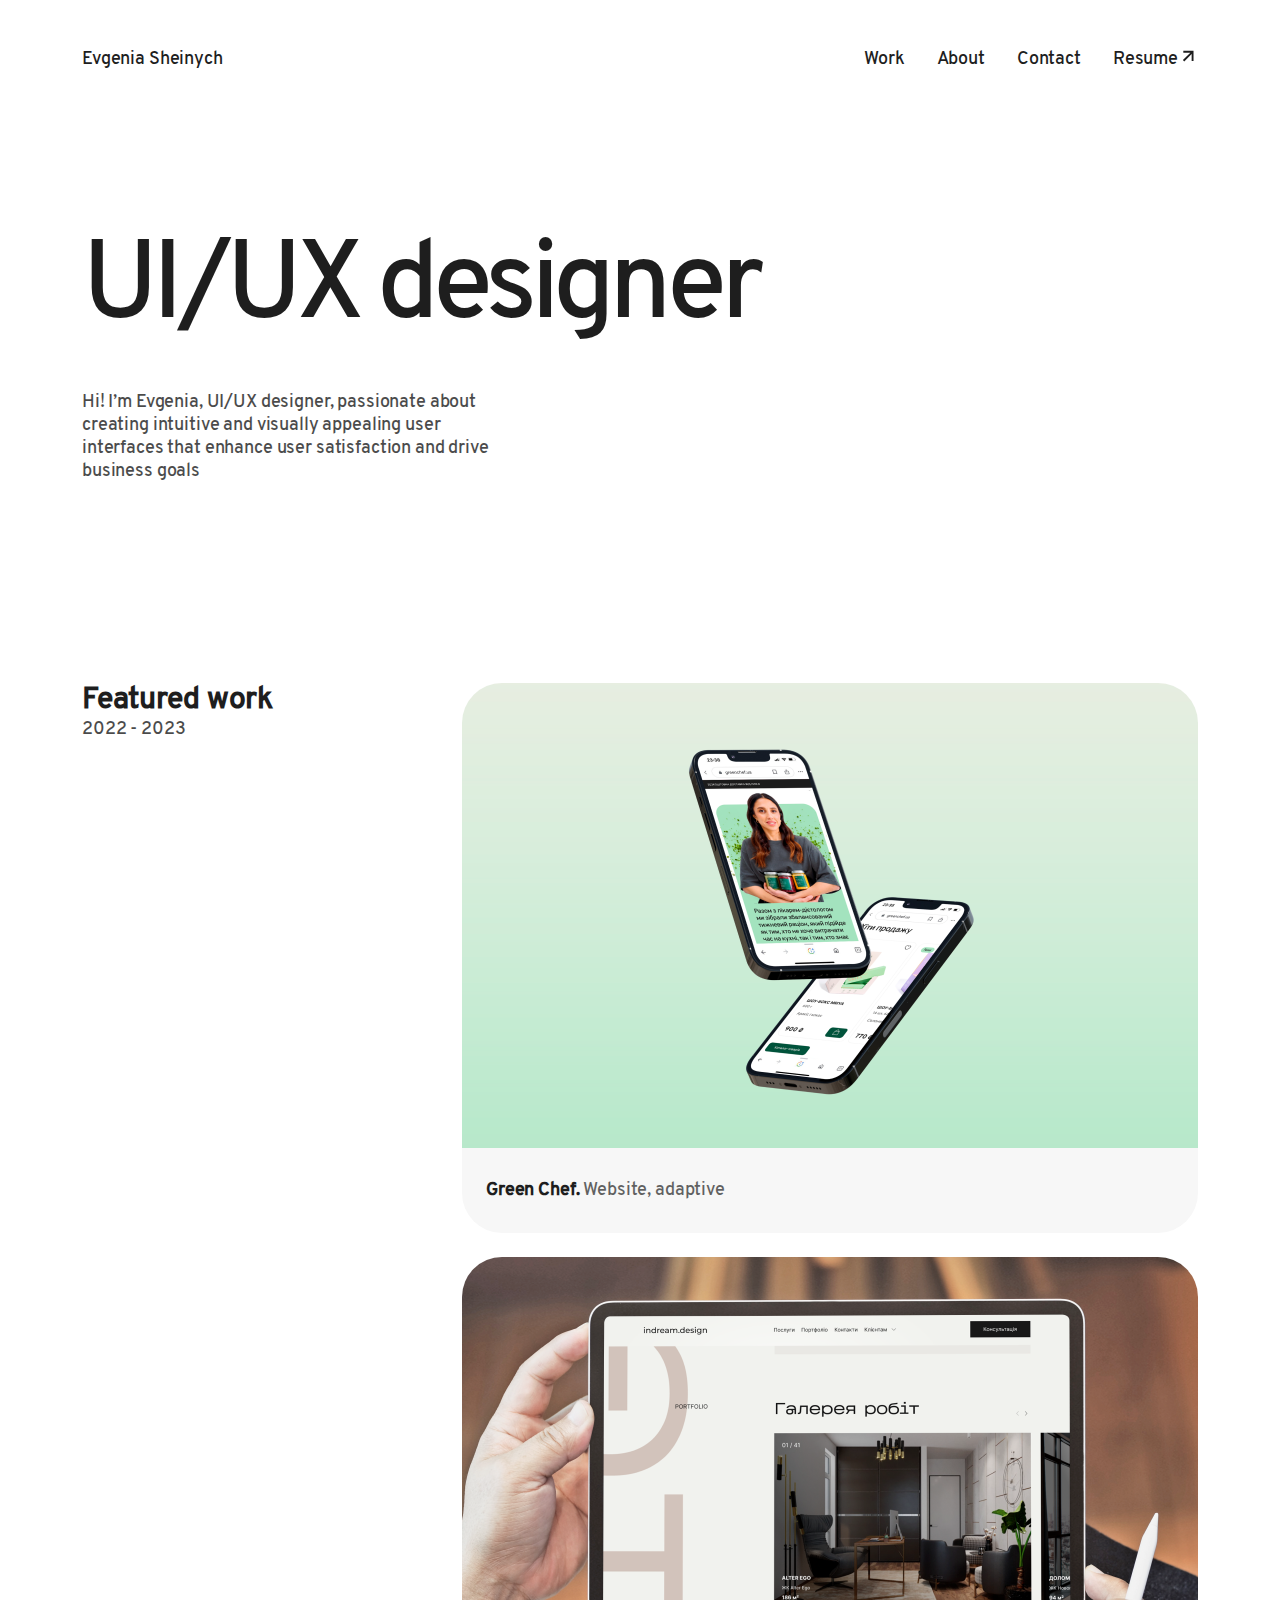
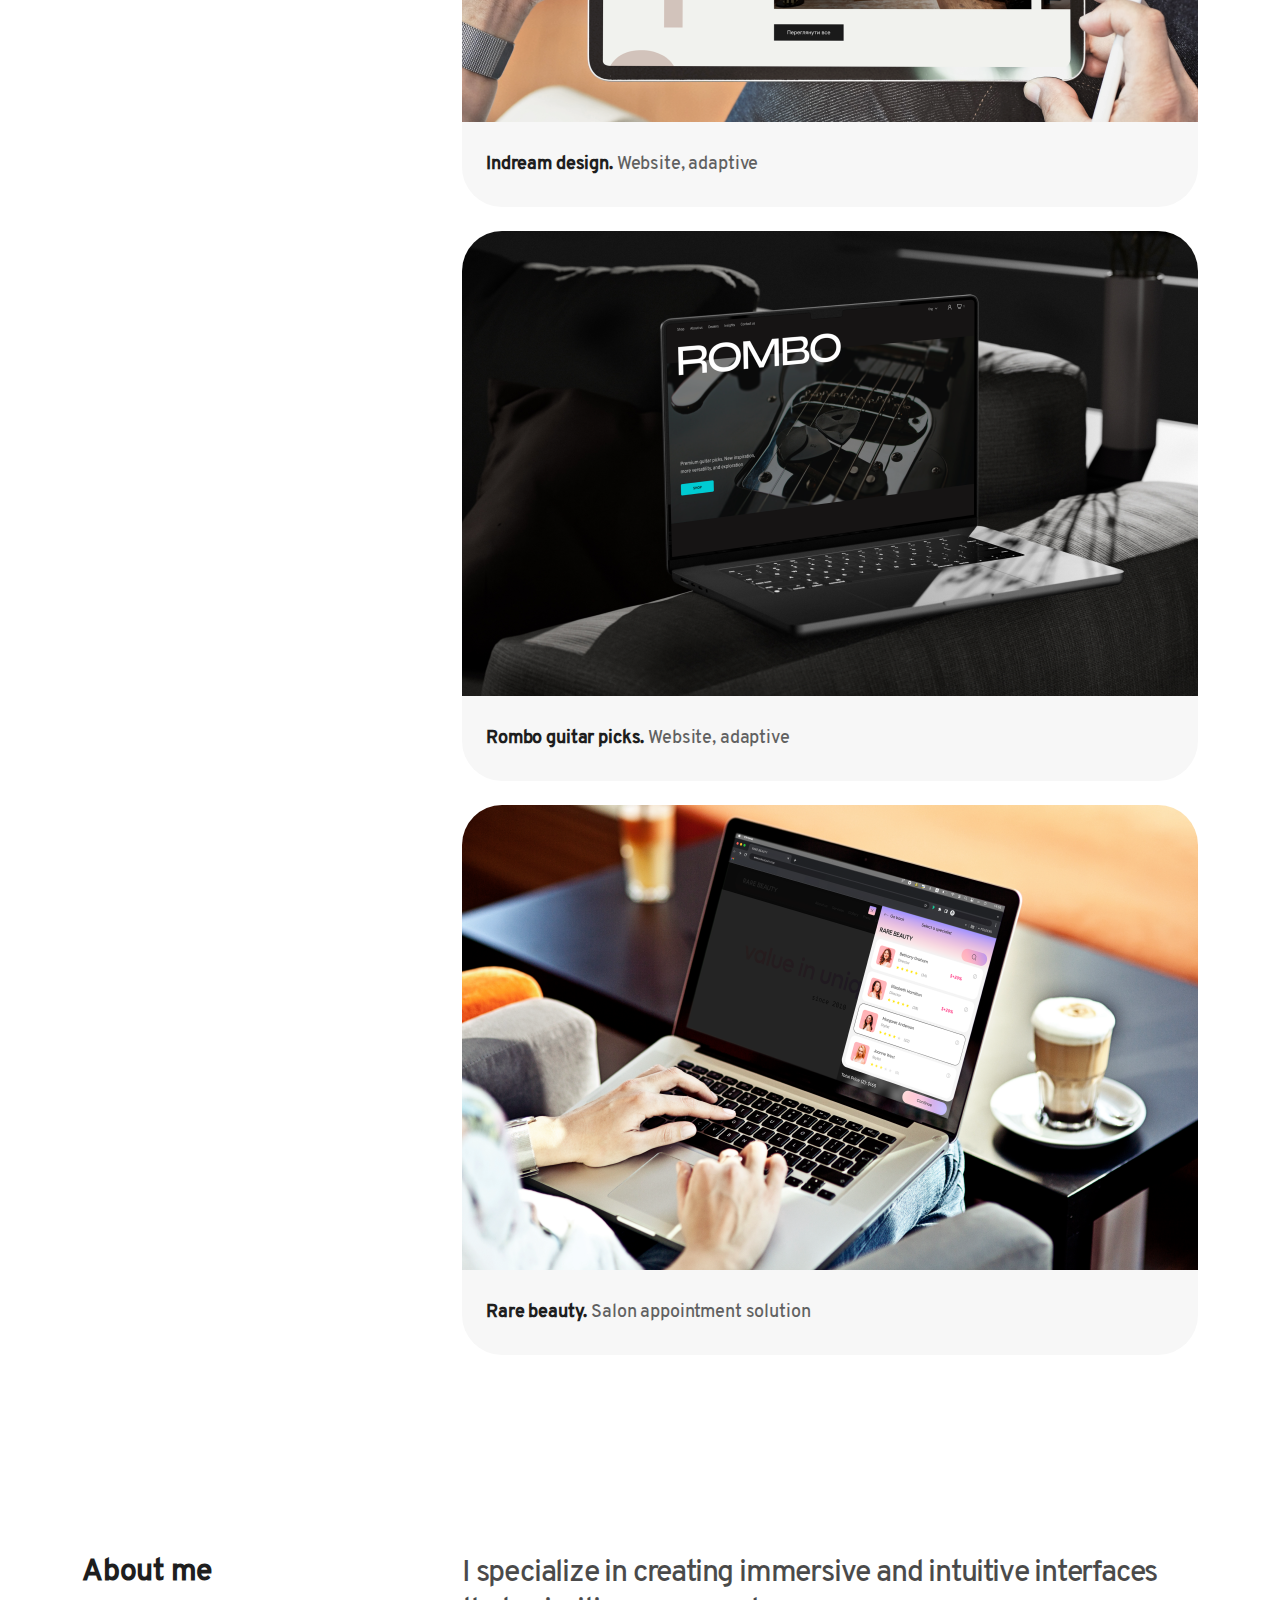
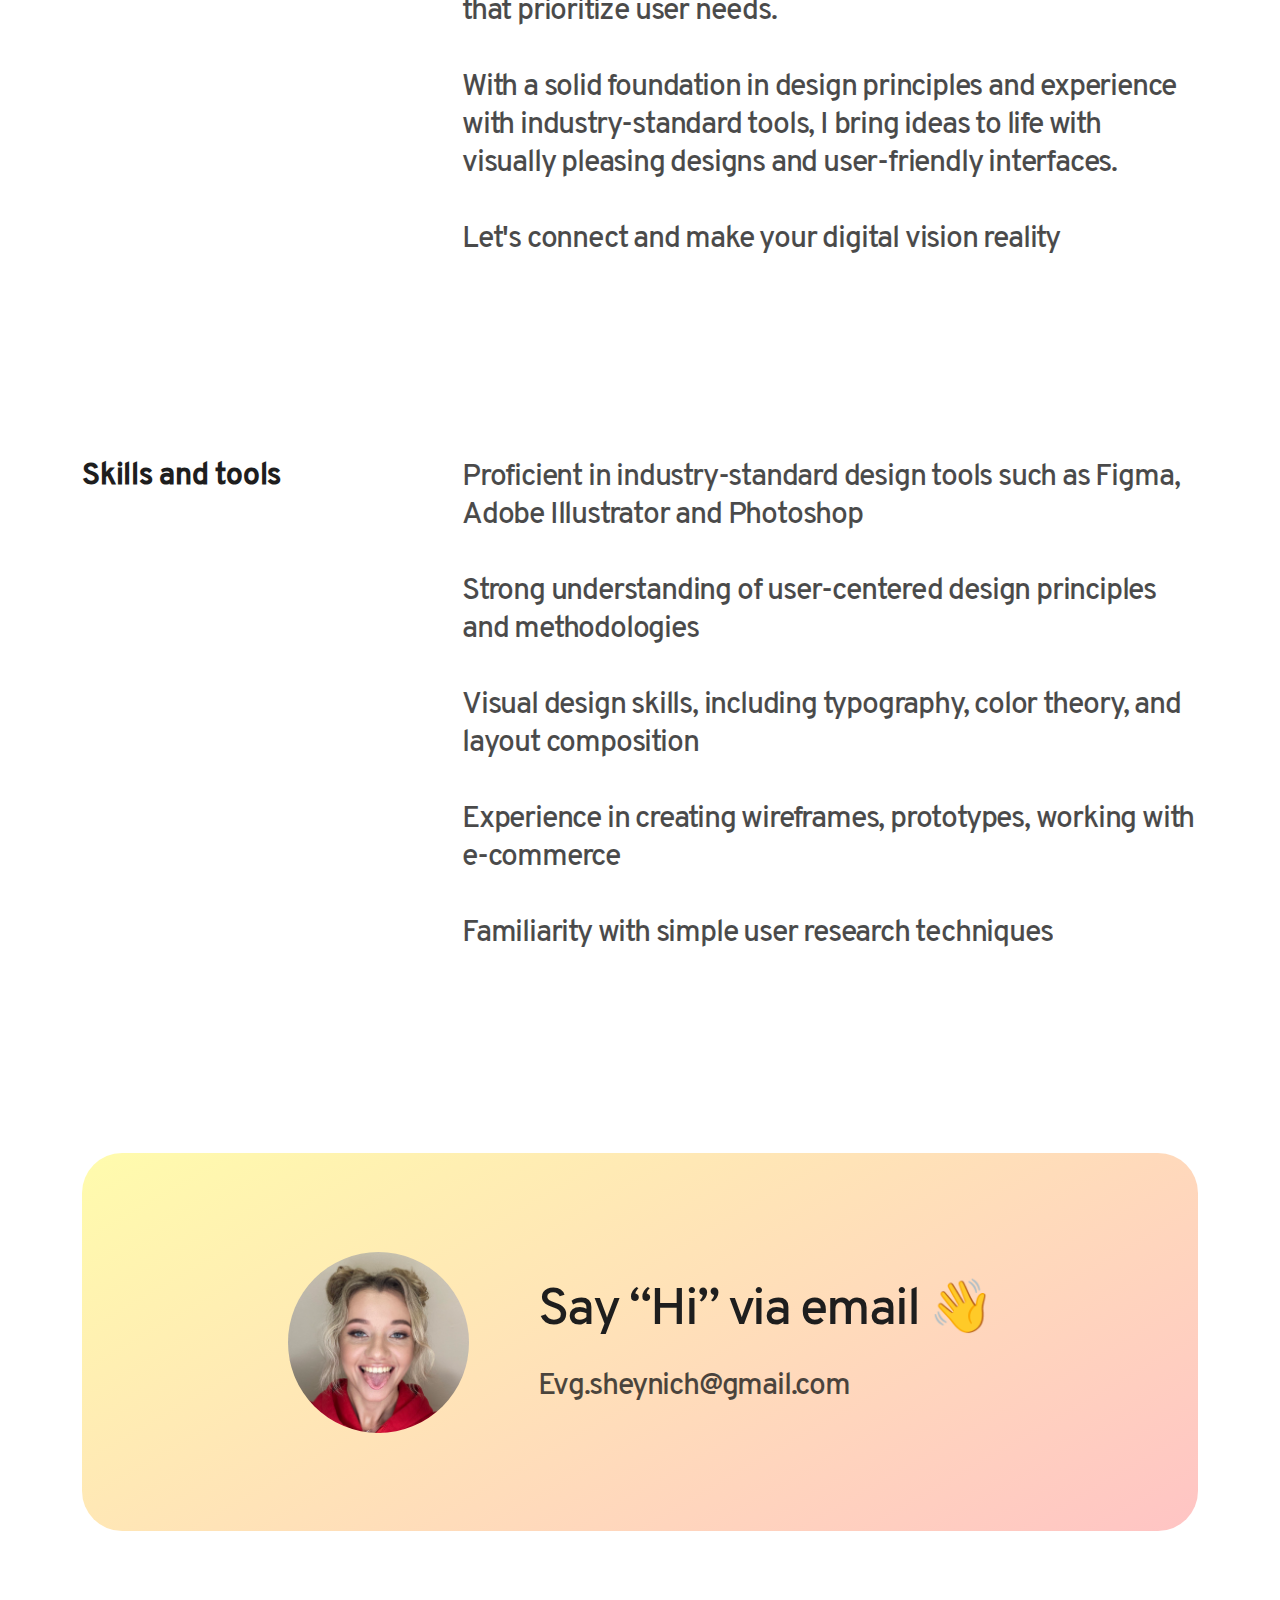
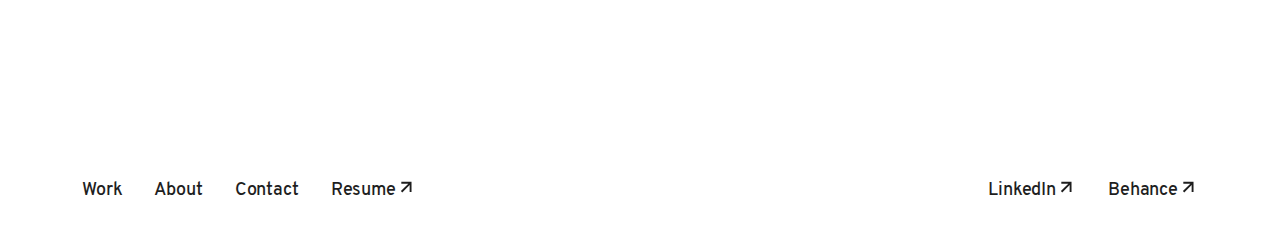
<file: index.html>
<!DOCTYPE html>
<html lang="en">
<head>
    <meta charset="utf-8">
    <meta name="viewport" content="width=device-width, initial-scale=1">
    <title>Portfolio - Evgenia Sheinych</title>
    <link href="styles/index.css" rel="stylesheet">
    <link rel="icon" href="/images/favicon.svg"/>
    <meta property="og:title" content="Portfolio - Evgenia Sheinych"/>
    <meta property="og:type" content="website"/>
    <meta property="og:image" content="https://evgenia-sheynich.github.io/images/favicon.png"/>
    <meta property="og:image:width" content="288"/>
    <meta property="og:image:height" content="288"/>
    <meta property="og:url" content="https://evgenia-sheynich.github.io/"/>
</head>
<body>
<header>
    <a class="header-title" href="/">Evgenia Sheinych</a>
    <nav class="navigation">
        <ul>
            <li><a href="#work">Work</a></li>
            <li><a href="#about">About</a></li>
            <li><a href="#contact">Contact</a></li>
            <li>
                <a href="https://drive.google.com/file/d/1KZIz4p217a1JVKC2Gb3evK422QyvwUhP/view" target="_blank">Resume
                    <svg width="20" height="20" viewBox="0 0 16 16" fill="none" xmlns="http://www.w3.org/2000/svg">
                        <g id="iconamoon:arrow-top-right-1-light">
                            <path id="Vector (Stroke)" fill-rule="evenodd" clip-rule="evenodd"
                                  d="M4.25011 2.25H12.4168V10.4167H10.9168V4.81066L5.00011 10.7273L3.93945 9.66667L9.85612 3.75H4.25011V2.25Z"
                                  fill="#1E1E1E"/>
                        </g>
                    </svg>
                </a>
            </li>
        </ul>
    </nav>
</header>

<main>
    <section id="greeting">
        <p class="greeting-title">UI/UX designer</p>
        <p class="greeting-text">Hi! I’m Evgenia, UI/UX designer, passionate about creating intuitive and visually appealing user interfaces that enhance user satisfaction and drive business goals</p>
    </section>

    <section id="work">
        <p class="section-title">Featured work<span>2022 - 2023</span></p>
        <div class="section-body">
            <div class="work-card">
                <a href="/works/green-chef.html">
                    <div class="work-card-image"></div>
                    <div class="work-card-panel">
                        <p><span class="work-card-panel-title">Green Chef.</span> <span class="work-card-panel-website">Website, adaptive</span></p>
                    </div>
                </a>
            </div>
            <div class="work-card">
                <a href="/works/indream-design.html">
                    <div class="work-card-image"></div>
                    <div class="work-card-panel">
                        <p><span class="work-card-panel-title">Indream design.</span> <span class="work-card-panel-website">Website, adaptive</span></p>
                    </div>
                </a>
            </div>
            <div class="work-card">
                <a href="/works/rombo-guitar-picks.html">
                    <div class="work-card-image"></div>
                    <div class="work-card-panel">
                        <p><span class="work-card-panel-title">Rombo guitar picks.</span> <span class="work-card-panel-website">Website, adaptive</span></p>
                    </div>
                </a>
            </div>
            <div class="work-card">
                <a href="/works/rare-beauty.html">
                    <div class="work-card-image"></div>
                    <div class="work-card-panel">
                        <p><span class="work-card-panel-title">Rare beauty.</span> <span class="work-card-panel-website">Salon appointment solution</span></p>
                    </div>
                </a>
            </div>
        </div>
    </section>

    <section id="about">
        <p class="section-title">About me</p>
        <div class="section-body text-section">
            <p>I specialize in creating immersive and intuitive interfaces that prioritize user needs.</p>
            <p>With a solid foundation in design principles and experience with industry-standard tools, I bring ideas
                to life with visually pleasing designs and user-friendly interfaces.</p>
            <p>Let's connect and make your digital vision reality</p>
        </div>
    </section>

    <section id="skills">
        <p class="section-title">Skills and tools</p>
        <div class="section-body text-section">
            <p>Proficient in industry-standard design tools such as Figma, Adobe Illustrator and Photoshop</p>
            <p>Strong understanding of user-centered design principles and methodologies</p>
            <p>Visual design skills, including typography, color theory, and layout composition</p>
            <p>Experience in creating wireframes, prototypes, working with e-commerce</p>
            <p>Familiarity with simple user research techniques</p>
        </div>
    </section>

    <section id="contact">
        <div class="contact-block">
            <img class="contact-block-avatar" src="/images/avatar.png"/>
            <div class="contact-block-info">
                <p>Say “Hi” via email 👋</p>
                <p>Evg.sheynich@gmail.com </p>
            </div>
        </div>
    </section>
</main>

<footer>
    <nav class="navigation">
        <ul>
            <li><a href="#work">Work</a></li>
            <li><a href="#about">About</a></li>
            <li><a href="#contact">Contact</a></li>
            <li><a href="https://drive.google.com/file/d/1KZIz4p217a1JVKC2Gb3evK422QyvwUhP/view" target="_blank">Resume
                <svg width="20" height="20" viewBox="0 0 16 16" fill="none" xmlns="http://www.w3.org/2000/svg">
                    <g id="iconamoon:arrow-top-right-1-light">
                        <path id="Vector (Stroke)" fill-rule="evenodd" clip-rule="evenodd"
                              d="M4.25011 2.25H12.4168V10.4167H10.9168V4.81066L5.00011 10.7273L3.93945 9.66667L9.85612 3.75H4.25011V2.25Z"
                              fill="#1E1E1E"/>
                    </g>
                </svg>
            </a></li>
        </ul>
    </nav>
    <nav class="external-links">
        <ul>
            <li>
                <a href="https://www.linkedin.com/in/evgenia-sheinych-a8281a268/" target="_blank">LinkedIn
                    <svg width="20" height="20" viewBox="0 0 16 16" fill="none" xmlns="http://www.w3.org/2000/svg">
                        <g id="iconamoon:arrow-top-right-1-light">
                            <path id="Vector (Stroke)" fill-rule="evenodd" clip-rule="evenodd"
                                  d="M4.25011 2.25H12.4168V10.4167H10.9168V4.81066L5.00011 10.7273L3.93945 9.66667L9.85612 3.75H4.25011V2.25Z"
                                  fill="#1E1E1E"/>
                        </g>
                    </svg>
                </a>
            </li>
            <li>
                <a href="https://www.behance.net/04e6f63b" target="_blank">Behance
                    <svg width="20" height="20" viewBox="0 0 16 16" fill="none" xmlns="http://www.w3.org/2000/svg">
                        <g id="iconamoon:arrow-top-right-1-light">
                            <path id="Vector (Stroke)" fill-rule="evenodd" clip-rule="evenodd"
                                  d="M4.25011 2.25H12.4168V10.4167H10.9168V4.81066L5.00011 10.7273L3.93945 9.66667L9.85612 3.75H4.25011V2.25Z"
                                  fill="#1E1E1E"/>
                        </g>
                    </svg>
                </a>
            </li>
        </ul>
    </nav>
</footer>
</body>
</html>
</file>
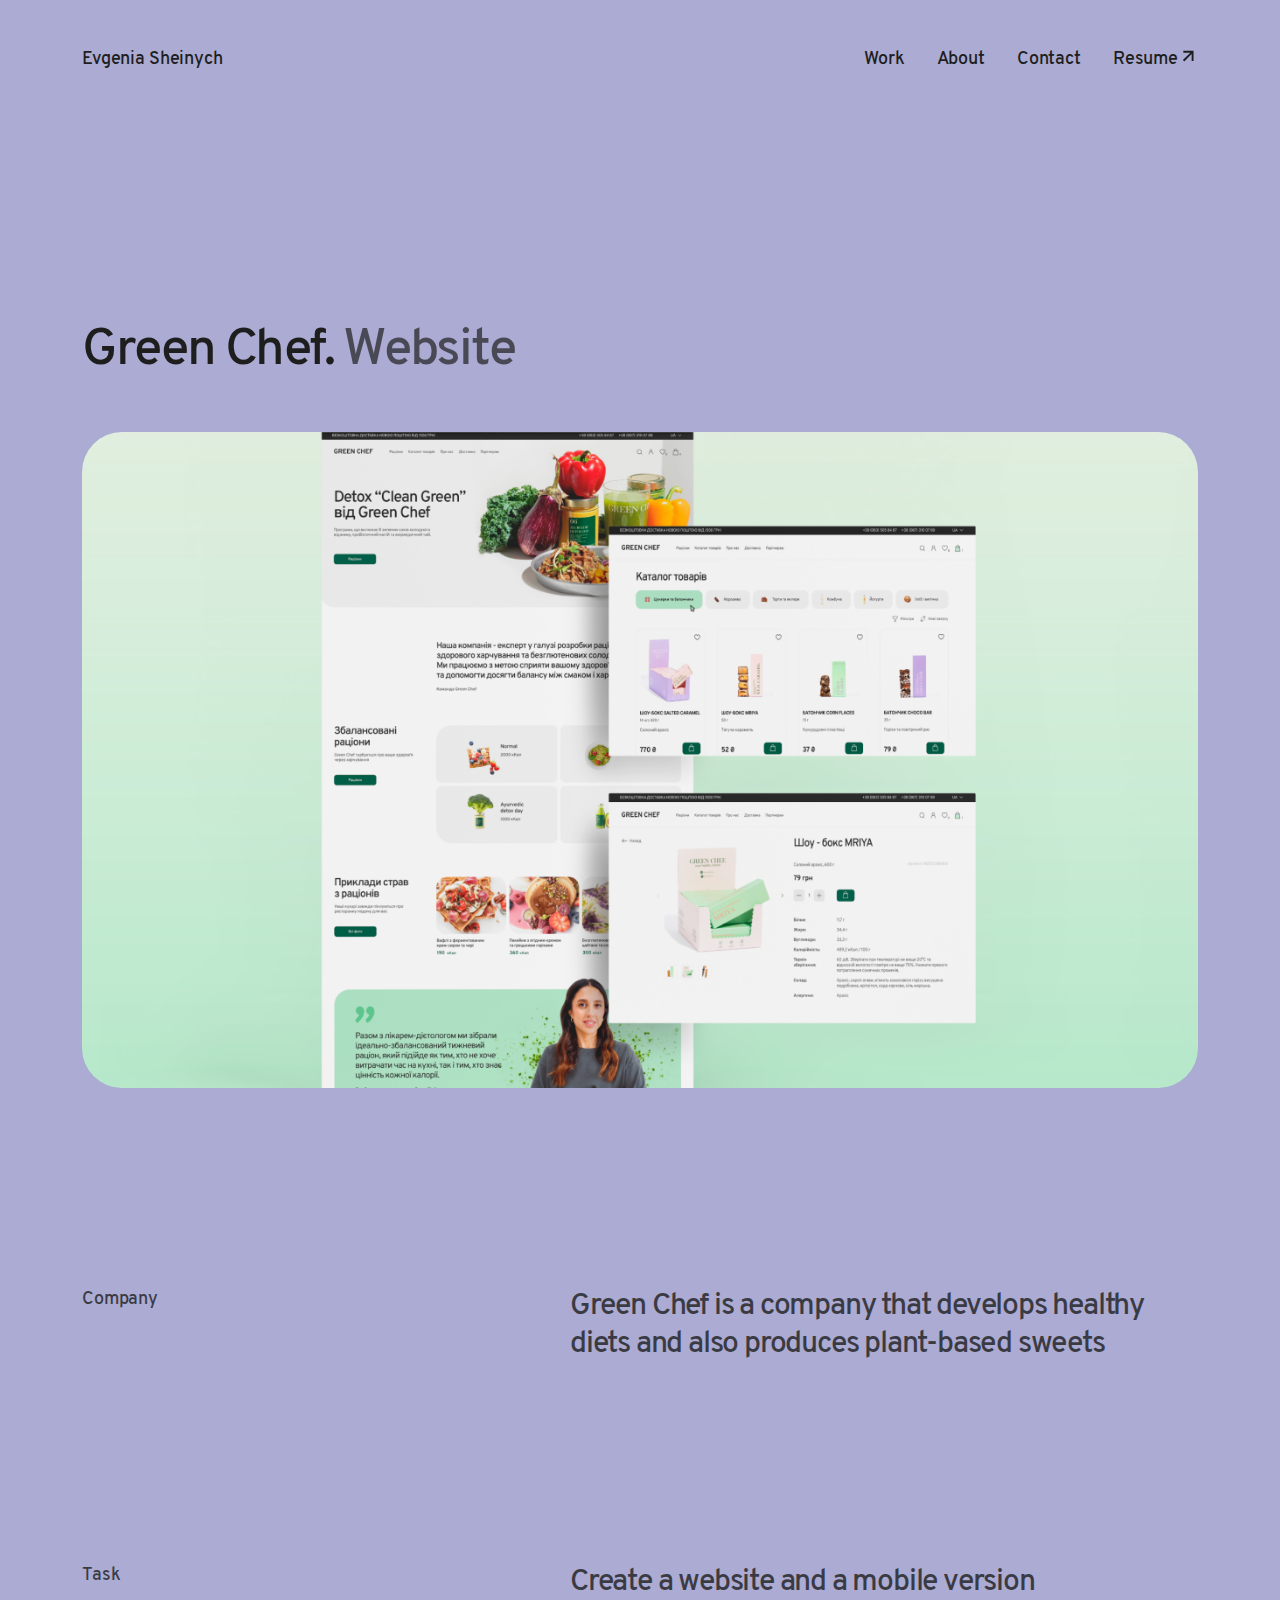
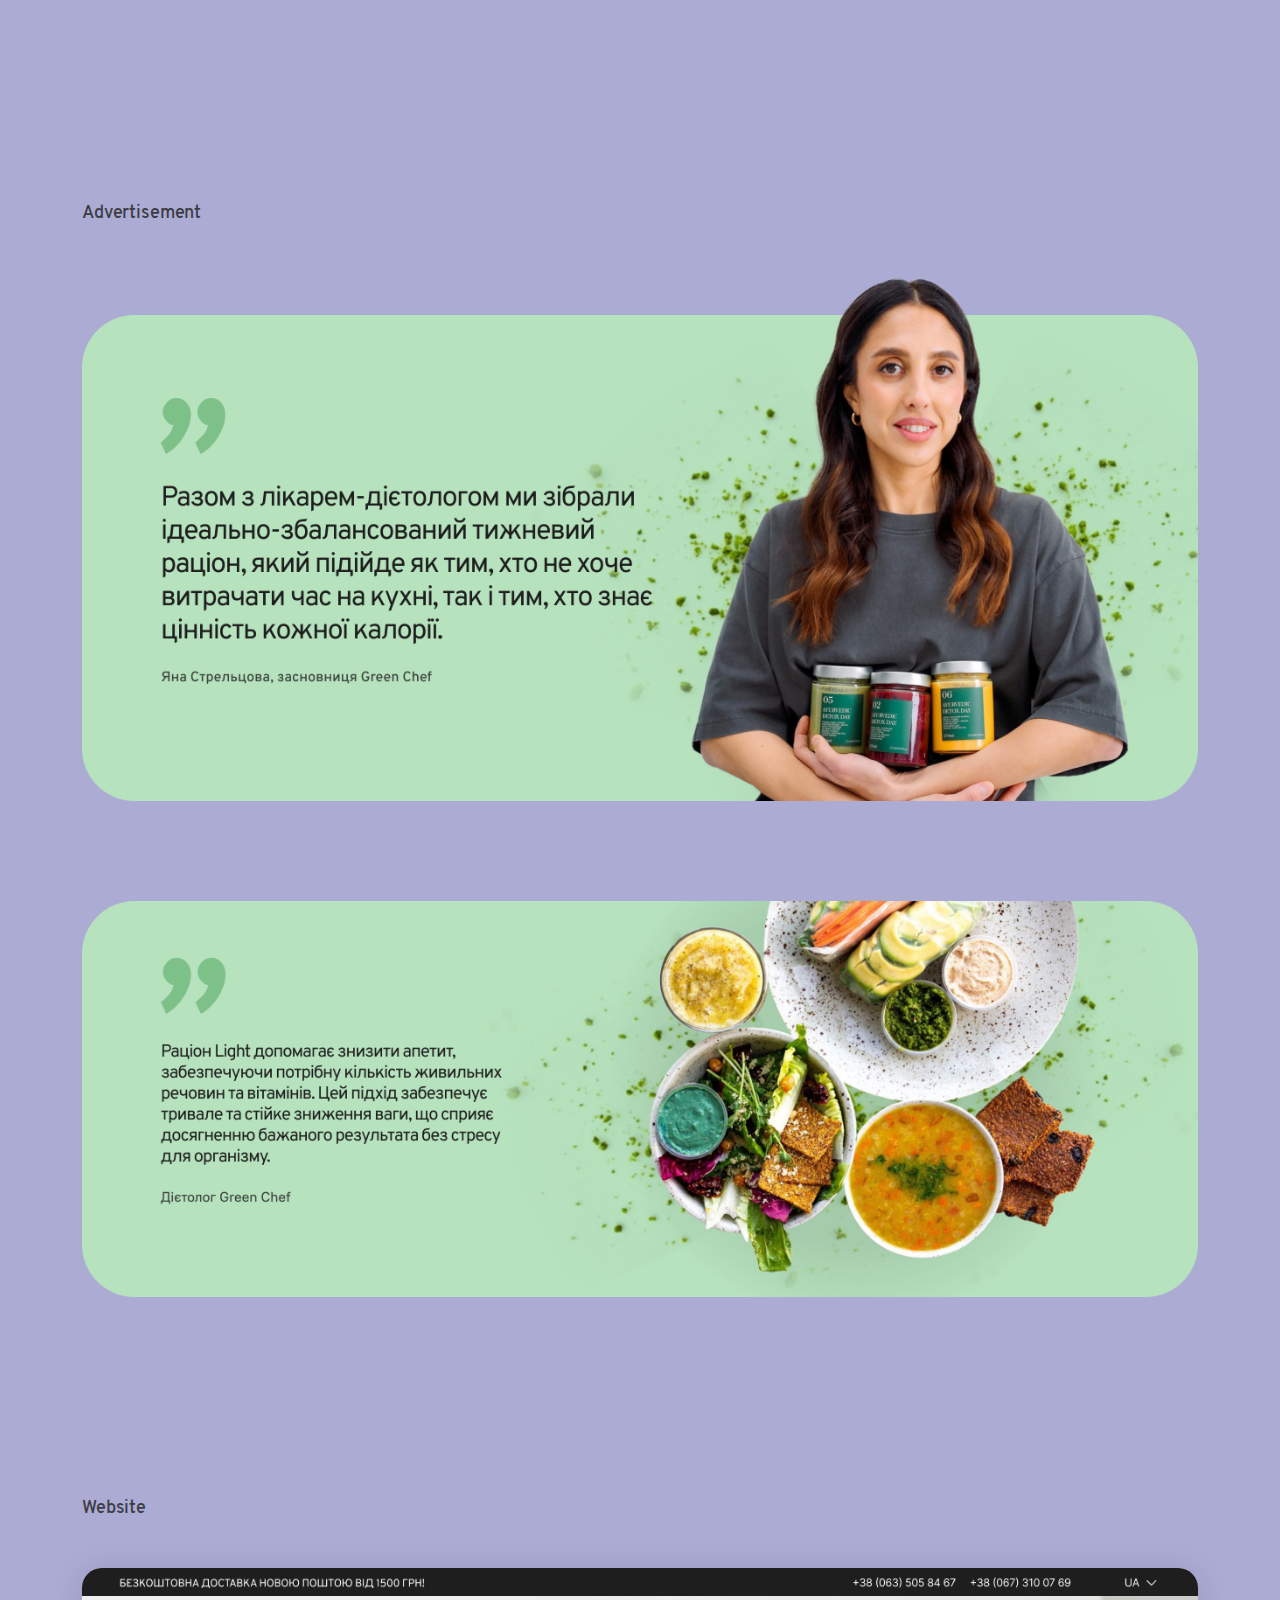
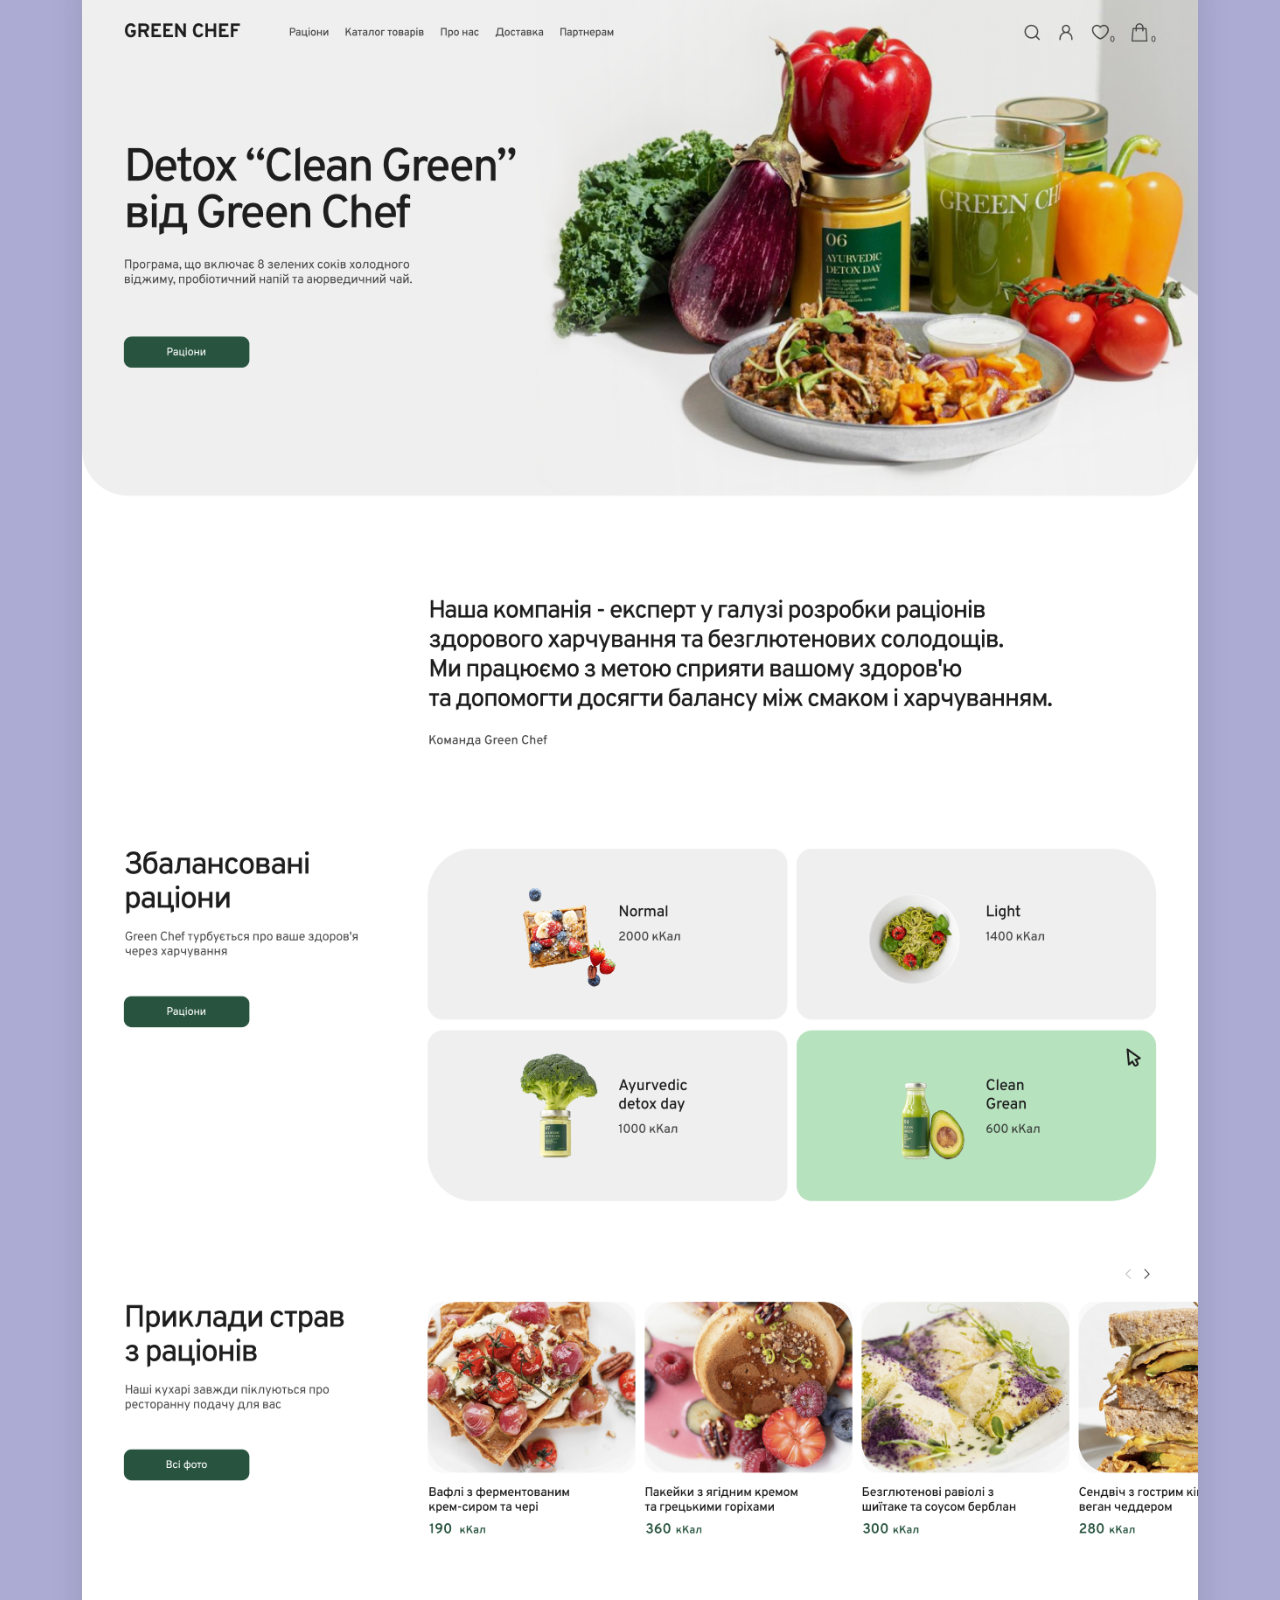
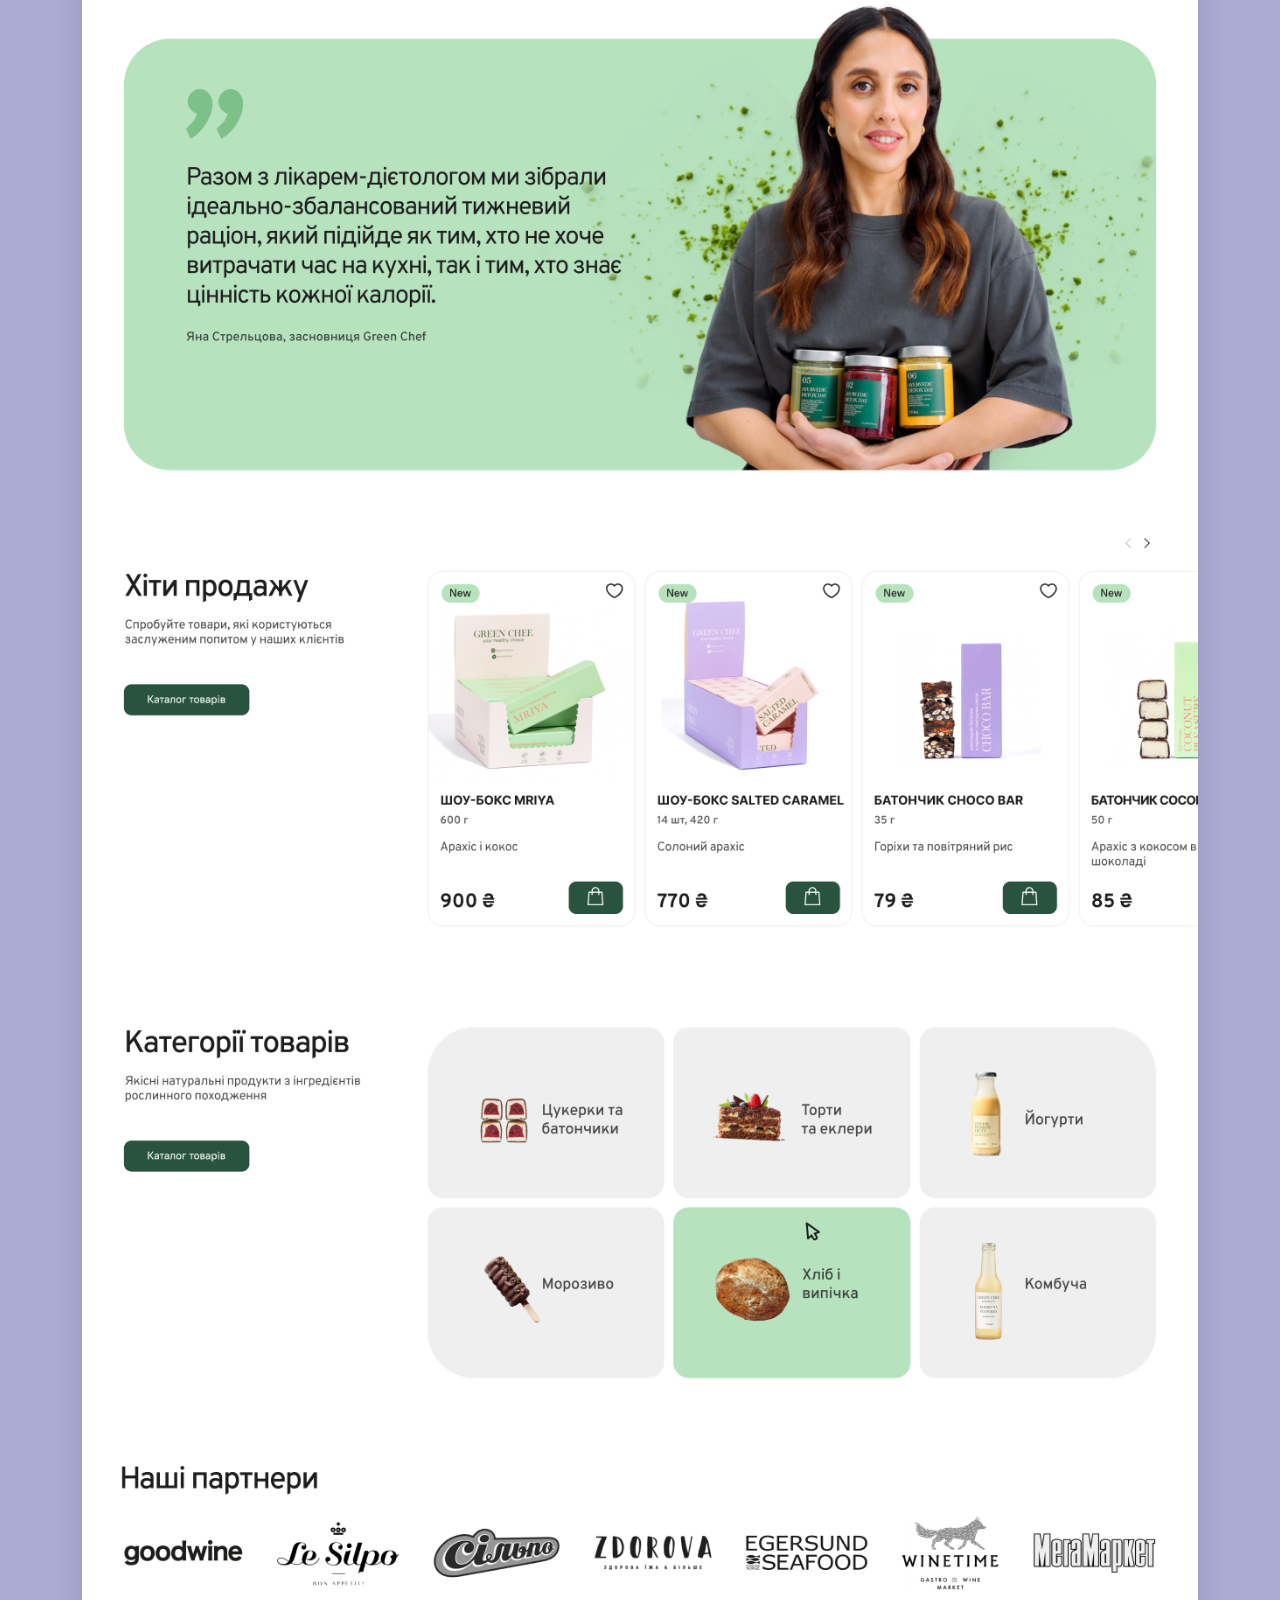
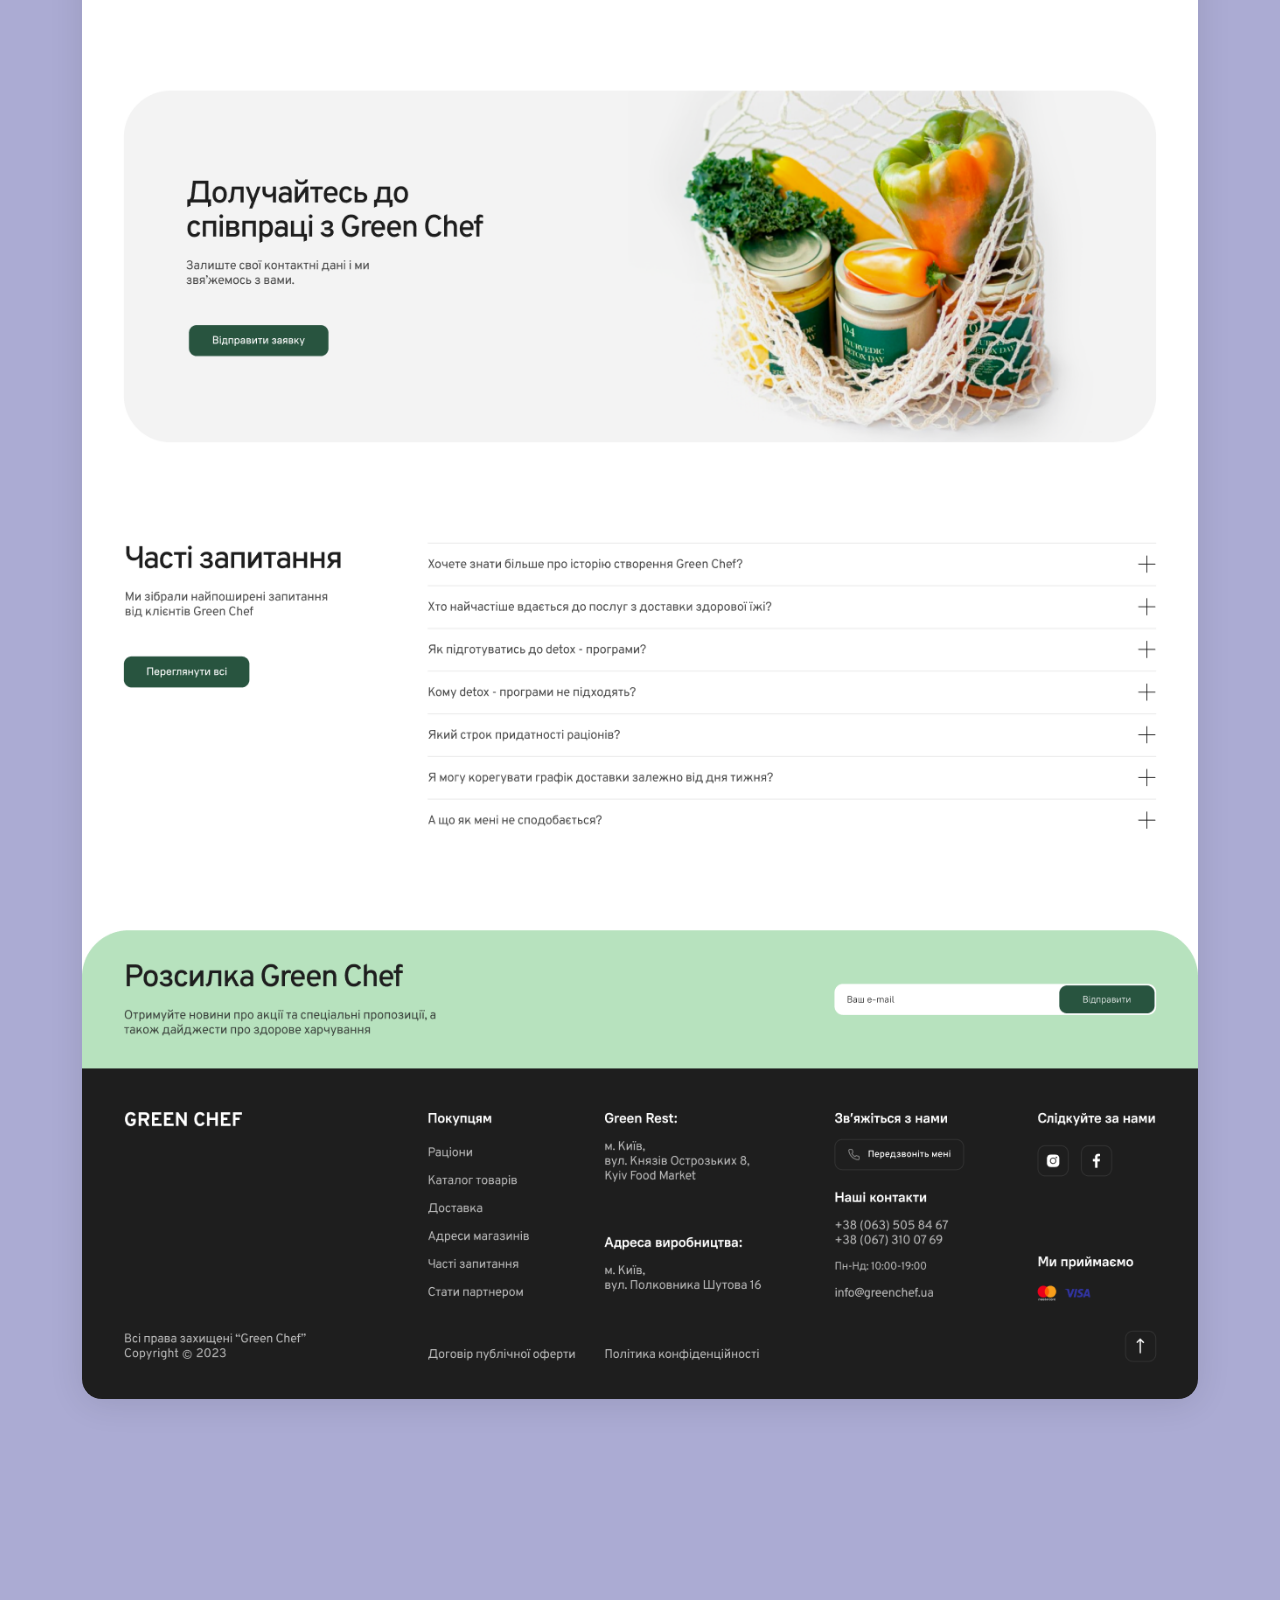
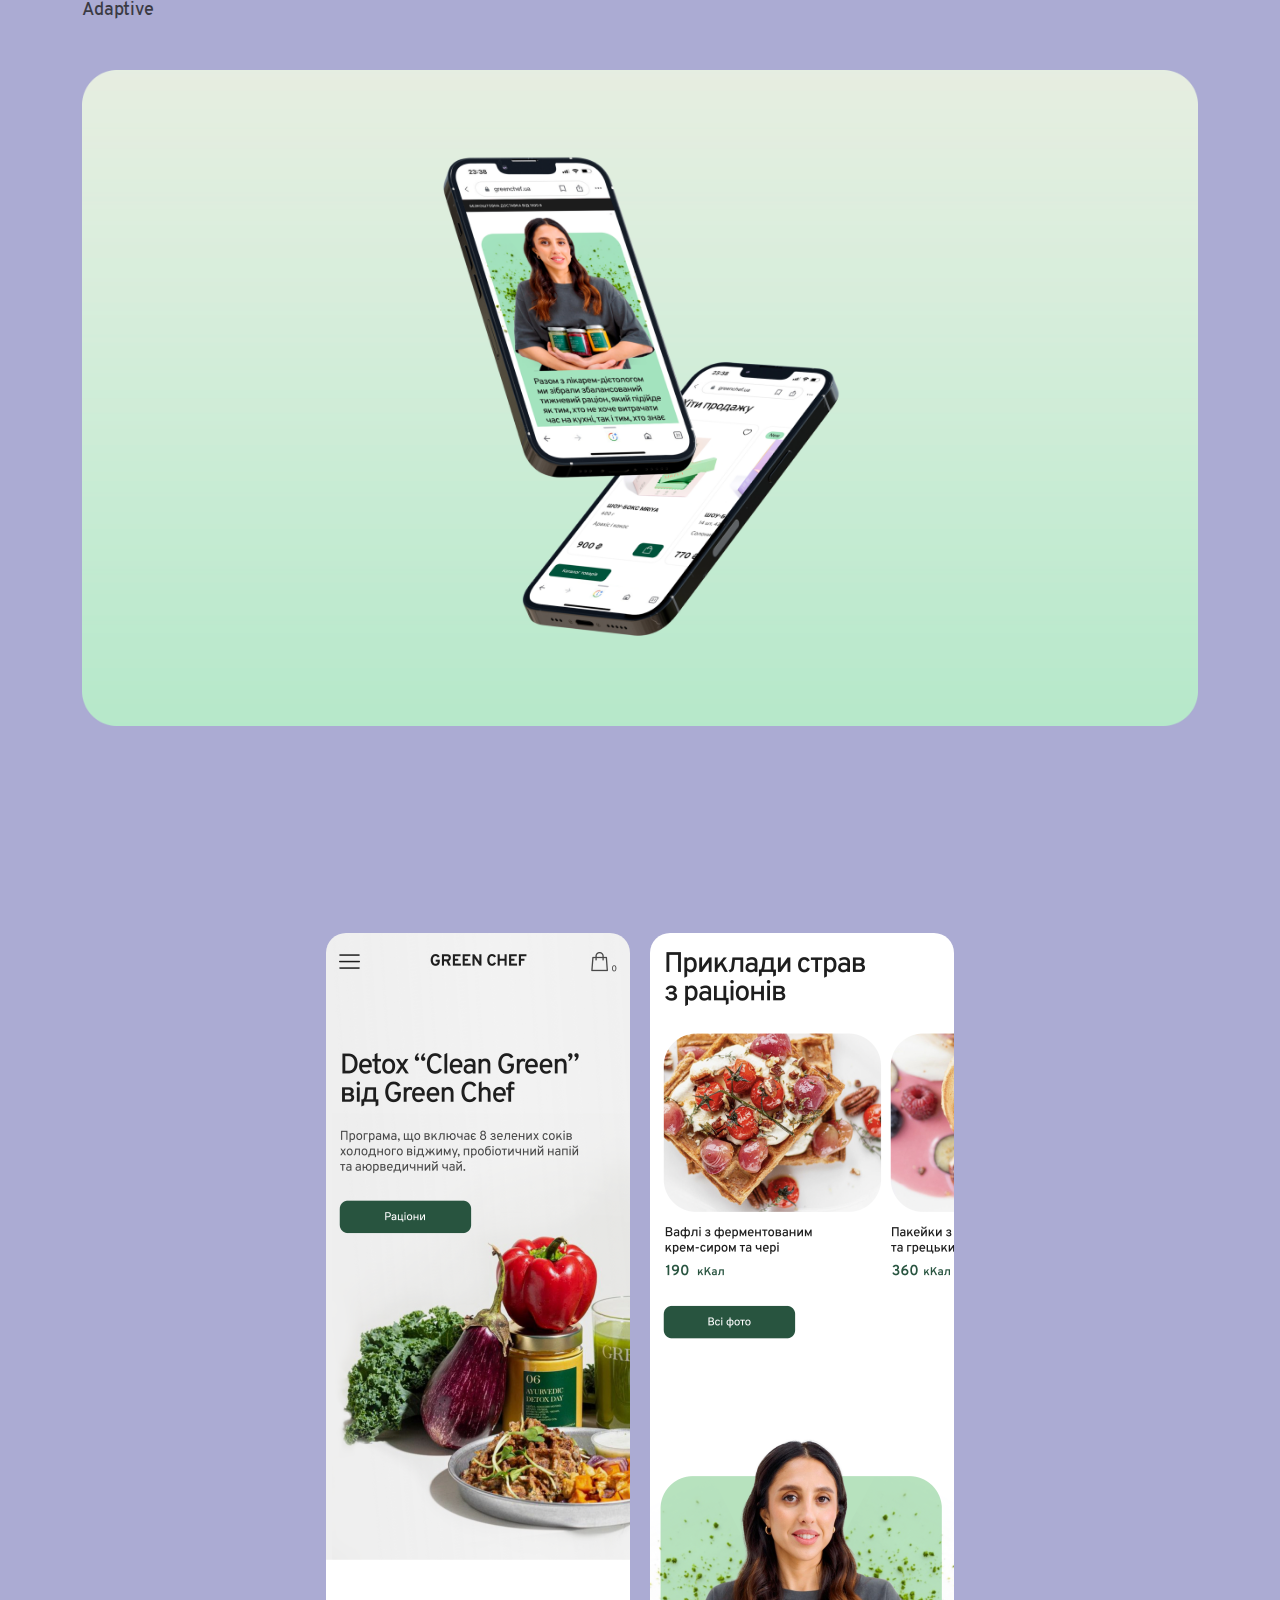
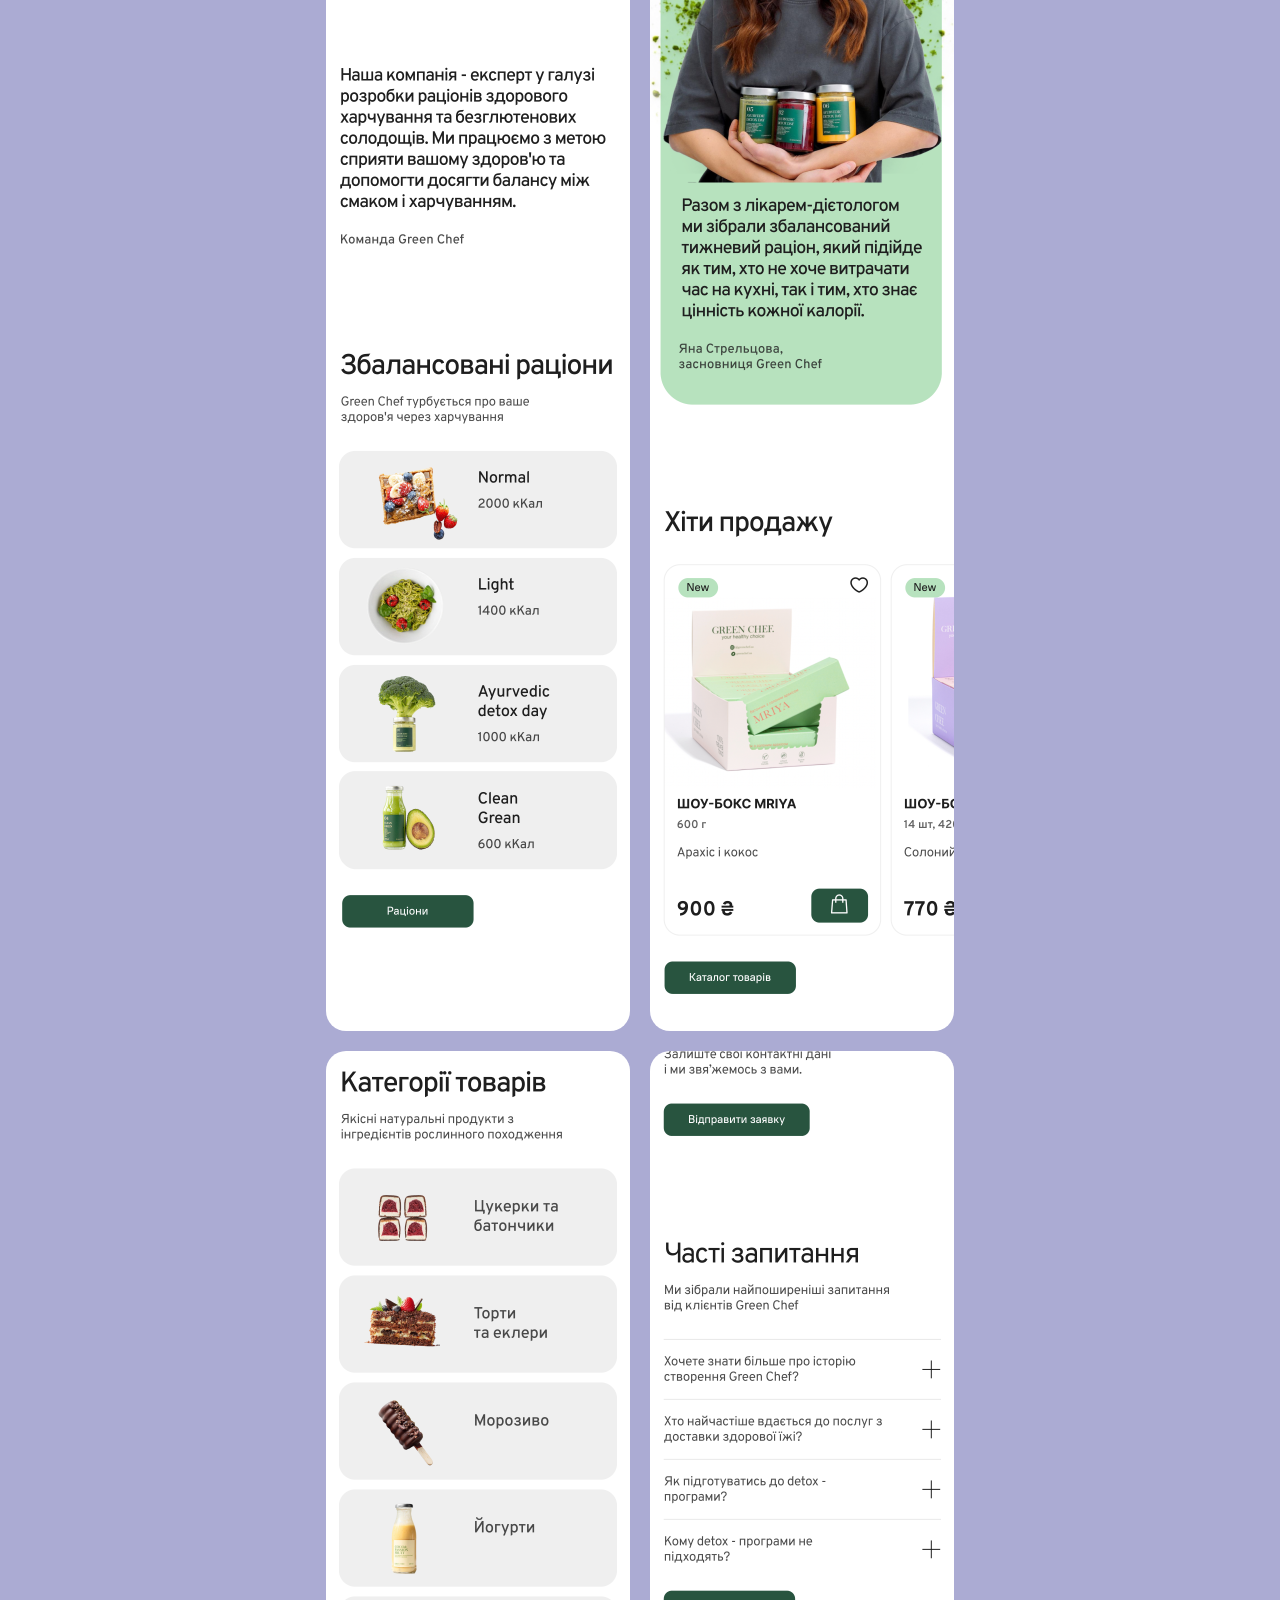
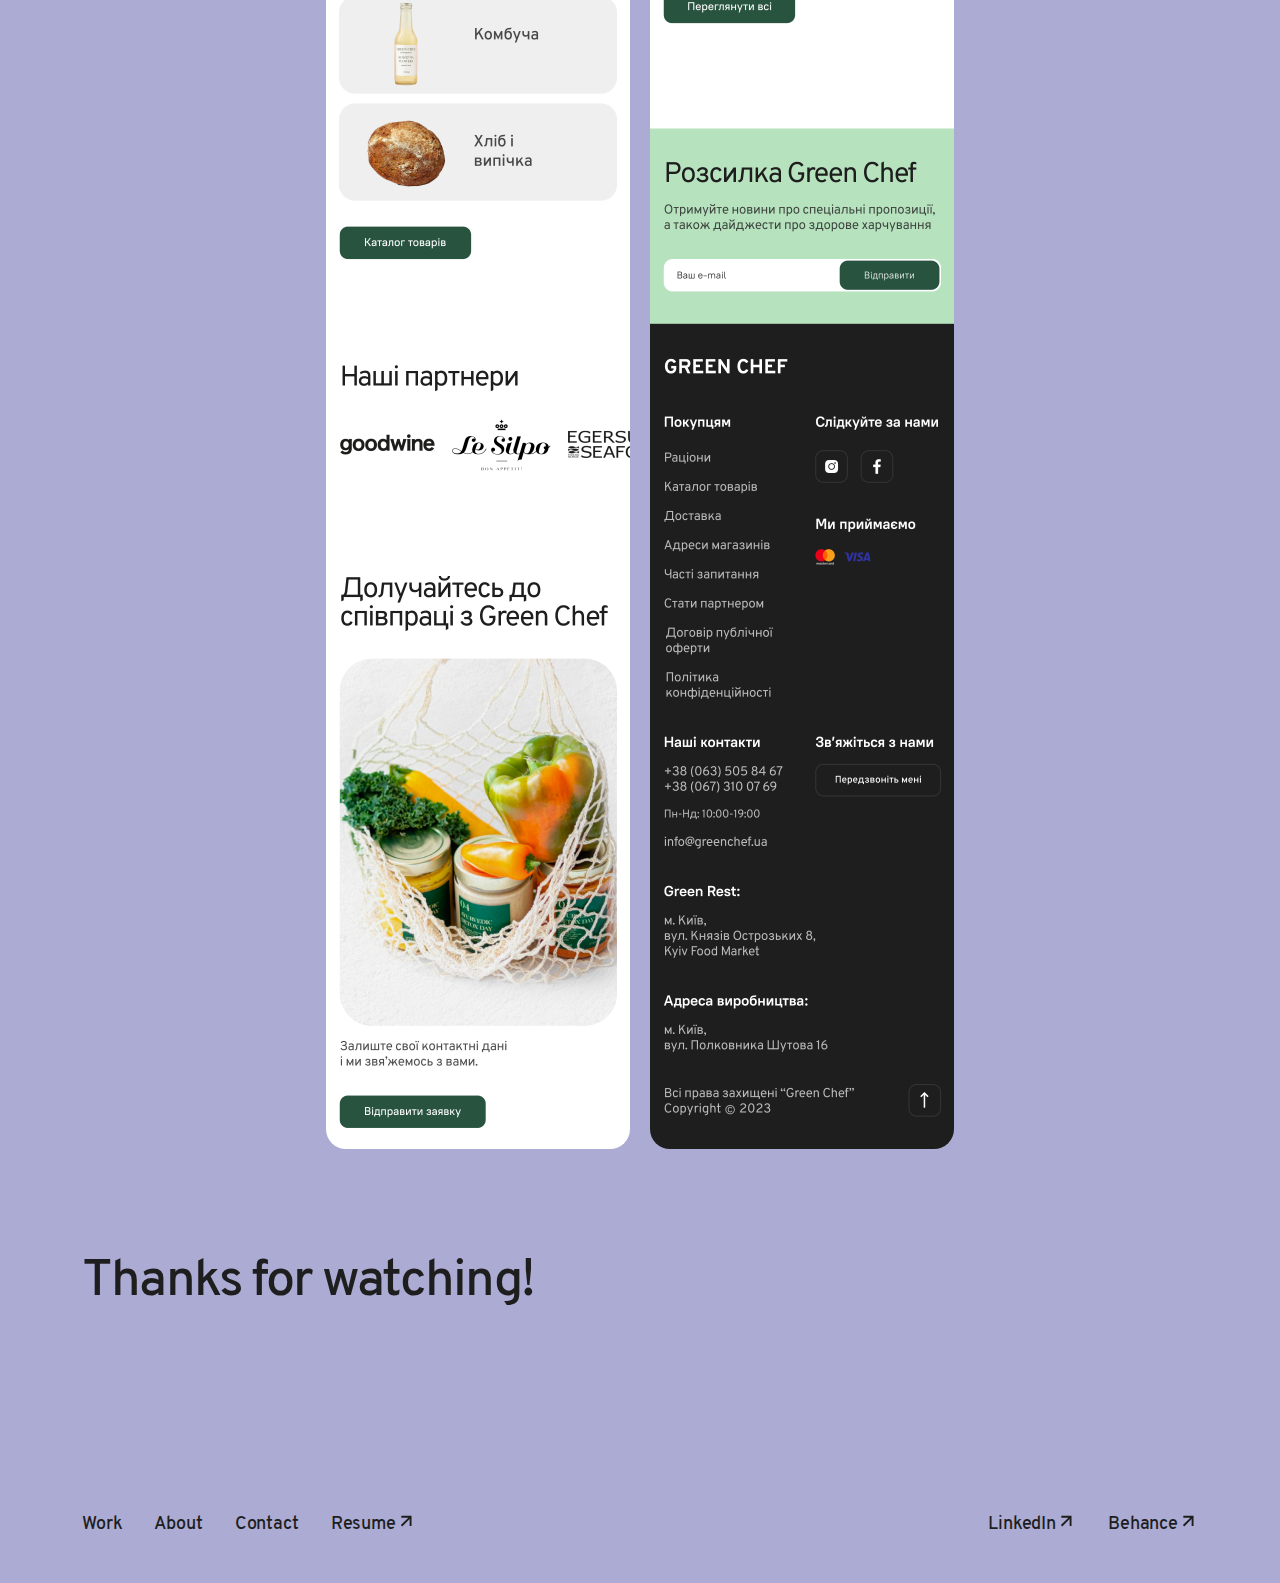
<file: works/green-cheef.html>
<!DOCTYPE html>
<html lang="en">
<head>
    <meta charset="utf-8">
    <meta name="viewport" content="width=device-width, initial-scale=1">
    <title>Works - Green Chef</title>
    <style>
        body {
            background-color: #ABABD3;
        }
    </style>
    <link href="../styles/work.css" rel="stylesheet">
</head>
<body>
<header>
    <span class="header-title">Evgenia Sheinych</span>
    <nav class="navigation">
        <ul>
            <li><a href="/#work">Work</a></li>
            <li><a href="/#about">About</a></li>
            <li><a href="/#contact">Contact</a></li>
            <li>
                <a href="https://drive.google.com/file/d/1KZIz4p217a1JVKC2Gb3evK422QyvwUhP/view" target="_blank">Resume<svg width="20" height="20" viewBox="0 0 16 16" fill="none" xmlns="http://www.w3.org/2000/svg">
                    <g id="iconamoon:arrow-top-right-1-light">
                        <path id="Vector (Stroke)" fill-rule="evenodd" clip-rule="evenodd" d="M4.25011 2.25H12.4168V10.4167H10.9168V4.81066L5.00011 10.7273L3.93945 9.66667L9.85612 3.75H4.25011V2.25Z" fill="#1E1E1E"/>
                    </g>
                </svg>
                </a>
            </li>
        </ul>
    </nav>
</header>

<main>
    <section class="title">
        <p class="title-text">Green Chef. <span>Website</span></p>
        <img class="title-image" src="/images/work/green-chef/header.png">
    </section>

    <section id="company">
        <p class="section-title">Company</p>
        <div class="section-body text-section">
            <p>Green Chef is a company that develops healthy diets and also produces plant-based sweets</p>
        </div>
    </section>

    <section id="task">
        <p class="section-title">Task</p>
        <div class="section-body text-section">
            <p>Create a website and a mobile version</p>
        </div>
    </section>

    <section id="advr">
        <p class="section-title">Advertisement</p>
        <div class="section-body image-section">
            <img src="/images/work/green-chef/advr-1.png"/>
            <img src="/images/work/green-chef/advr-2.png"/>
        </div>
    </section>

    <section id="website">
        <p class="section-title">Website</p>
        <div class="section-body image-section">
            <img src="/images/work/green-chef/website.png"/>
        </div>
    </section>

    <section id="adaptive">
        <p class="section-title">Adaptive</p>
        <div class="section-body image-section">
            <div class="adaptive-header">
                <img src="/images/work/green-chef/adaptive.png"/>
            </div>
            <div class="adaptive-columns">
                <img src="/images/work/green-chef/adaptive-column-1.png"/>
                <img src="/images/work/green-chef/adaptive-column-2.png"/>
                <img src="/images/work/green-chef/adaptive-column-3.png"/>
                <img src="/images/work/green-chef/adaptive-column-4.png"/>
            </div>
        </div>
    </section>

    <section class="thanks-section">
        <p>Thanks for watching!</p>
    </section>
</main>

<footer>
    <nav class="navigation">
        <ul>
            <li><a href=/"#work">Work</a></li>
            <li><a href=/"#about">About</a></li>
            <li><a href=/"#contact">Contact</a></li>
            <li><a href="https://drive.google.com/file/d/1KZIz4p217a1JVKC2Gb3evK422QyvwUhP/view" target="_blank">Resume<svg width="20" height="20" viewBox="0 0 16 16" fill="none" xmlns="http://www.w3.org/2000/svg">
                <g id="iconamoon:arrow-top-right-1-light">
                    <path id="Vector (Stroke)" fill-rule="evenodd" clip-rule="evenodd" d="M4.25011 2.25H12.4168V10.4167H10.9168V4.81066L5.00011 10.7273L3.93945 9.66667L9.85612 3.75H4.25011V2.25Z" fill="#1E1E1E"/>
                </g>
            </svg>
            </a></li>
        </ul>
    </nav>
    <nav class="external-links">
        <ul>
            <li>
                <a href="https://www.linkedin.com/in/evgenia-sheinych-a8281a268/" target="_blank">LinkedIn<svg width="20" height="20" viewBox="0 0 16 16" fill="none" xmlns="http://www.w3.org/2000/svg">
                    <g id="iconamoon:arrow-top-right-1-light">
                        <path id="Vector (Stroke)" fill-rule="evenodd" clip-rule="evenodd" d="M4.25011 2.25H12.4168V10.4167H10.9168V4.81066L5.00011 10.7273L3.93945 9.66667L9.85612 3.75H4.25011V2.25Z" fill="#1E1E1E"/>
                    </g>
                </svg>
                </a>
            </li>
            <li>
                <a href="https://www.behance.net/04e6f63b" target="_blank">Behance<svg width="20" height="20" viewBox="0 0 16 16" fill="none" xmlns="http://www.w3.org/2000/svg">
                    <g id="iconamoon:arrow-top-right-1-light">
                        <path id="Vector (Stroke)" fill-rule="evenodd" clip-rule="evenodd" d="M4.25011 2.25H12.4168V10.4167H10.9168V4.81066L5.00011 10.7273L3.93945 9.66667L9.85612 3.75H4.25011V2.25Z" fill="#1E1E1E"/>
                    </g>
                </svg>
                </a>
            </li>
        </ul>
    </nav>
</footer>
</body>
</html>
</file>
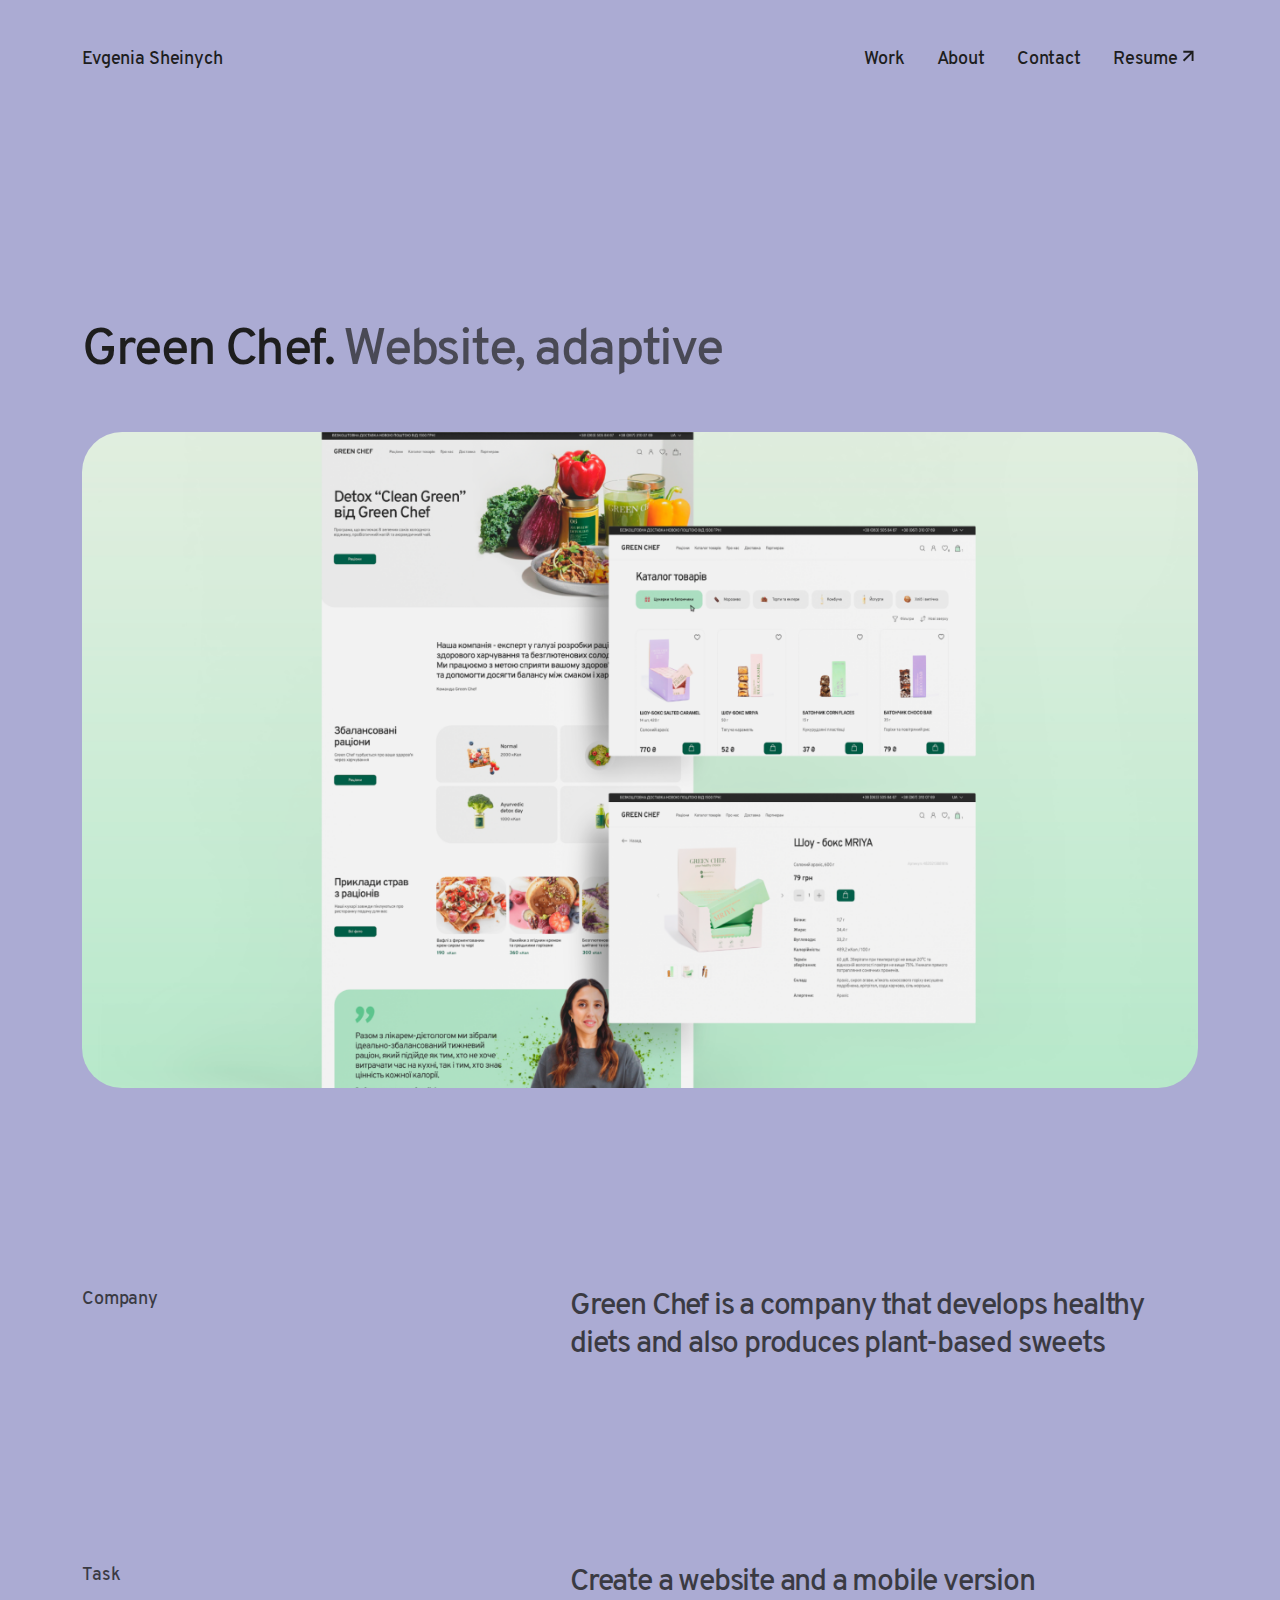
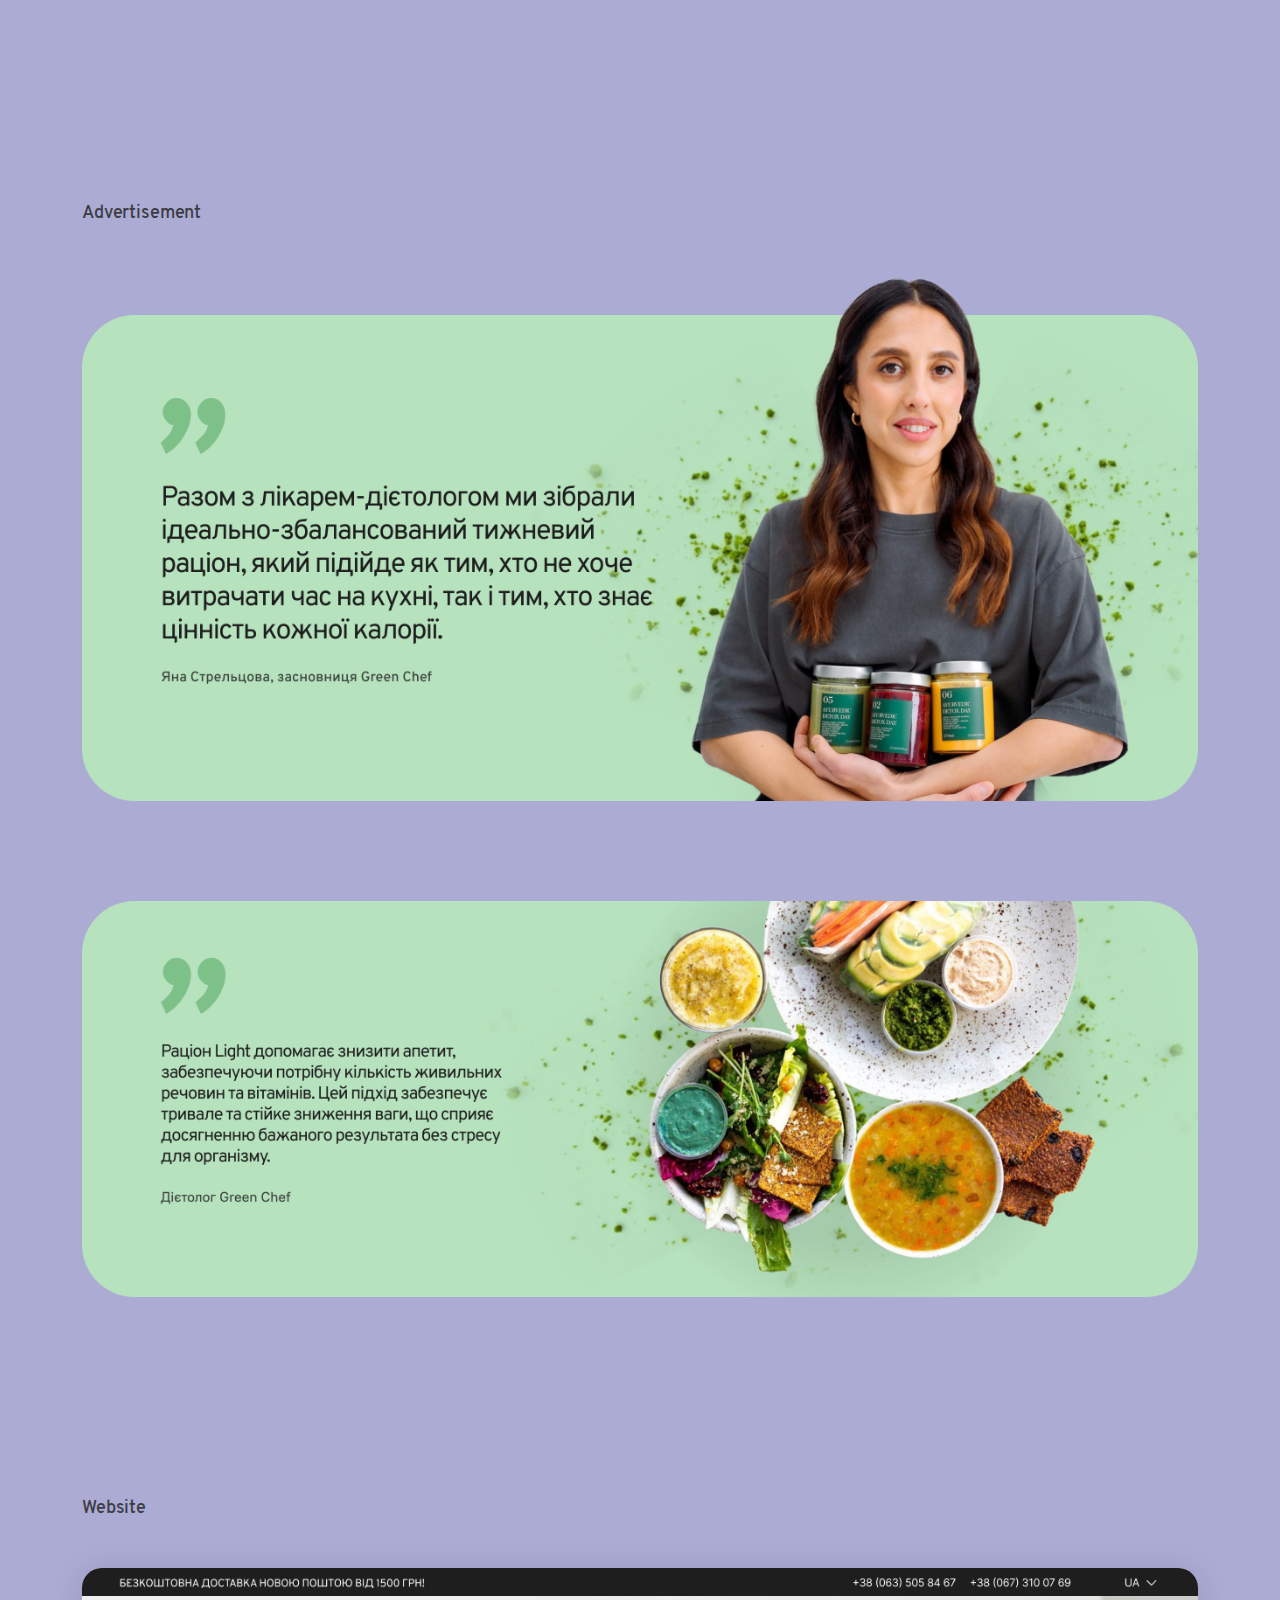
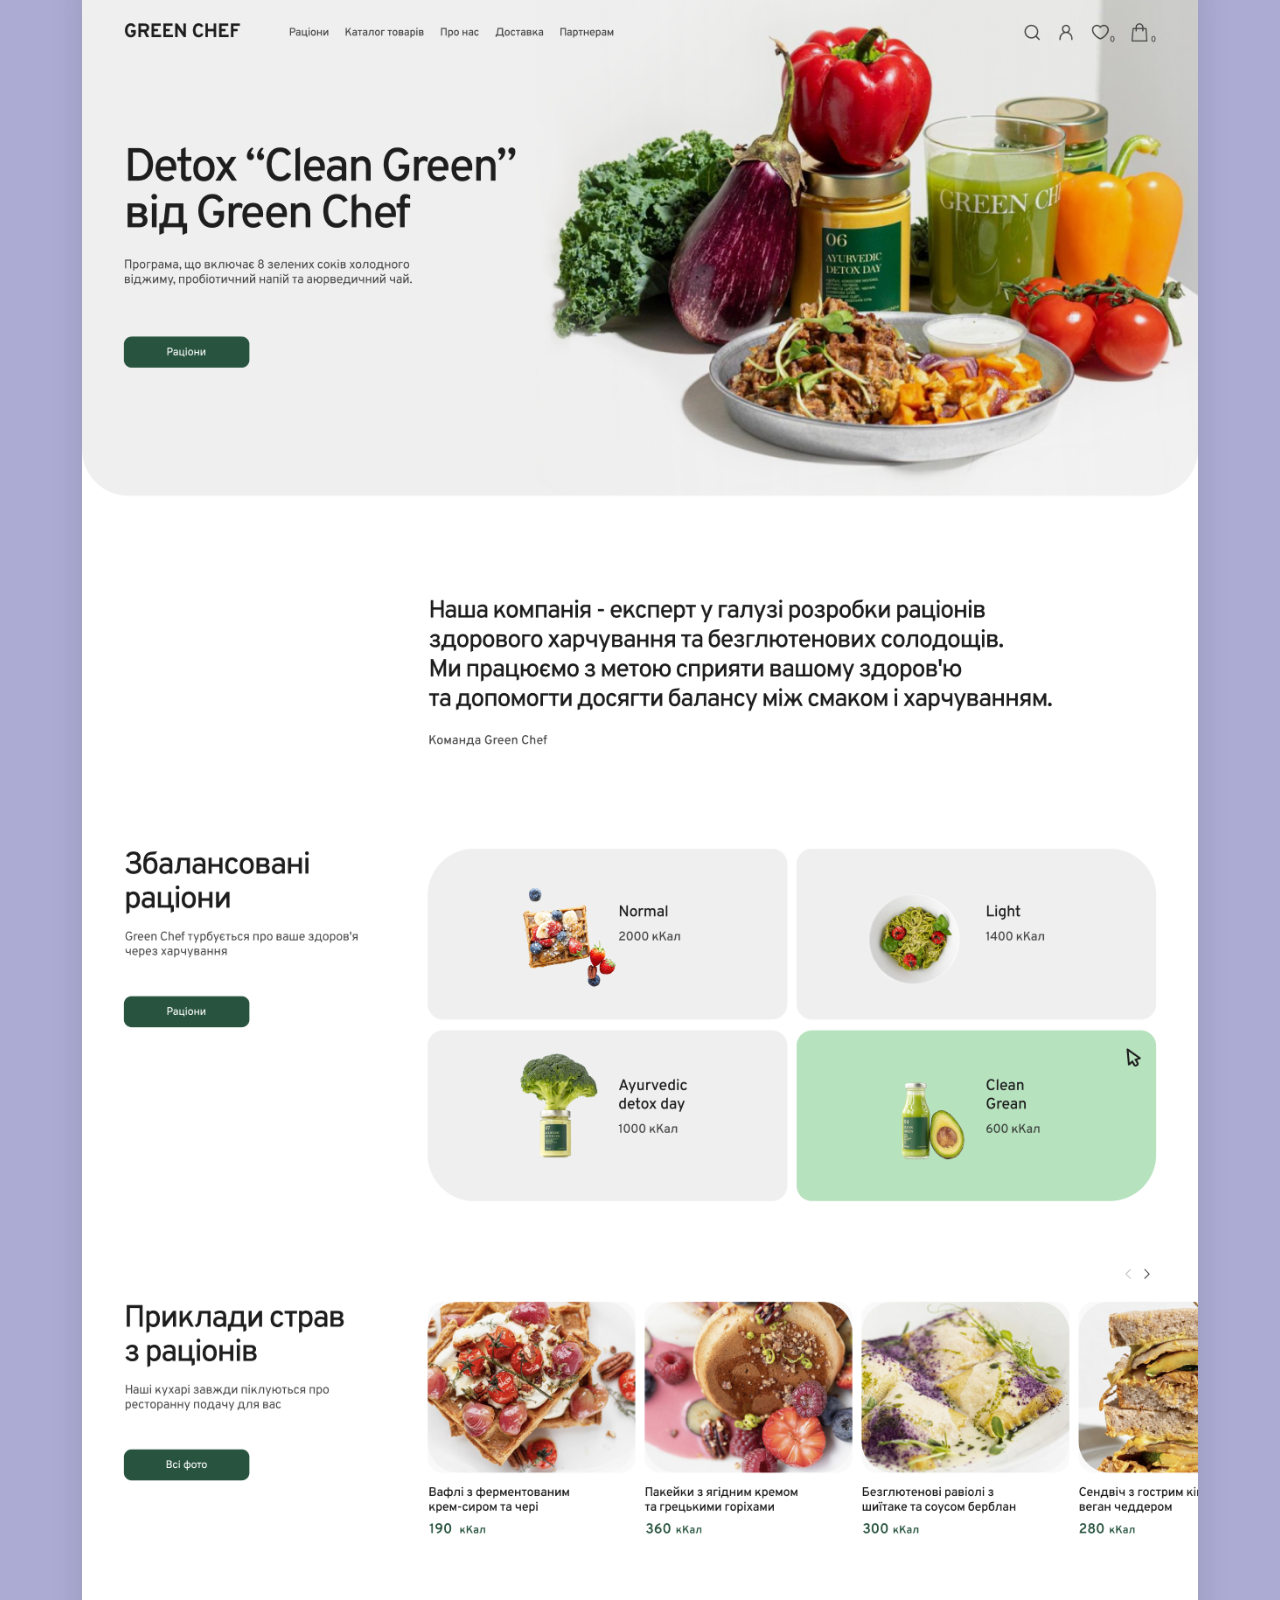
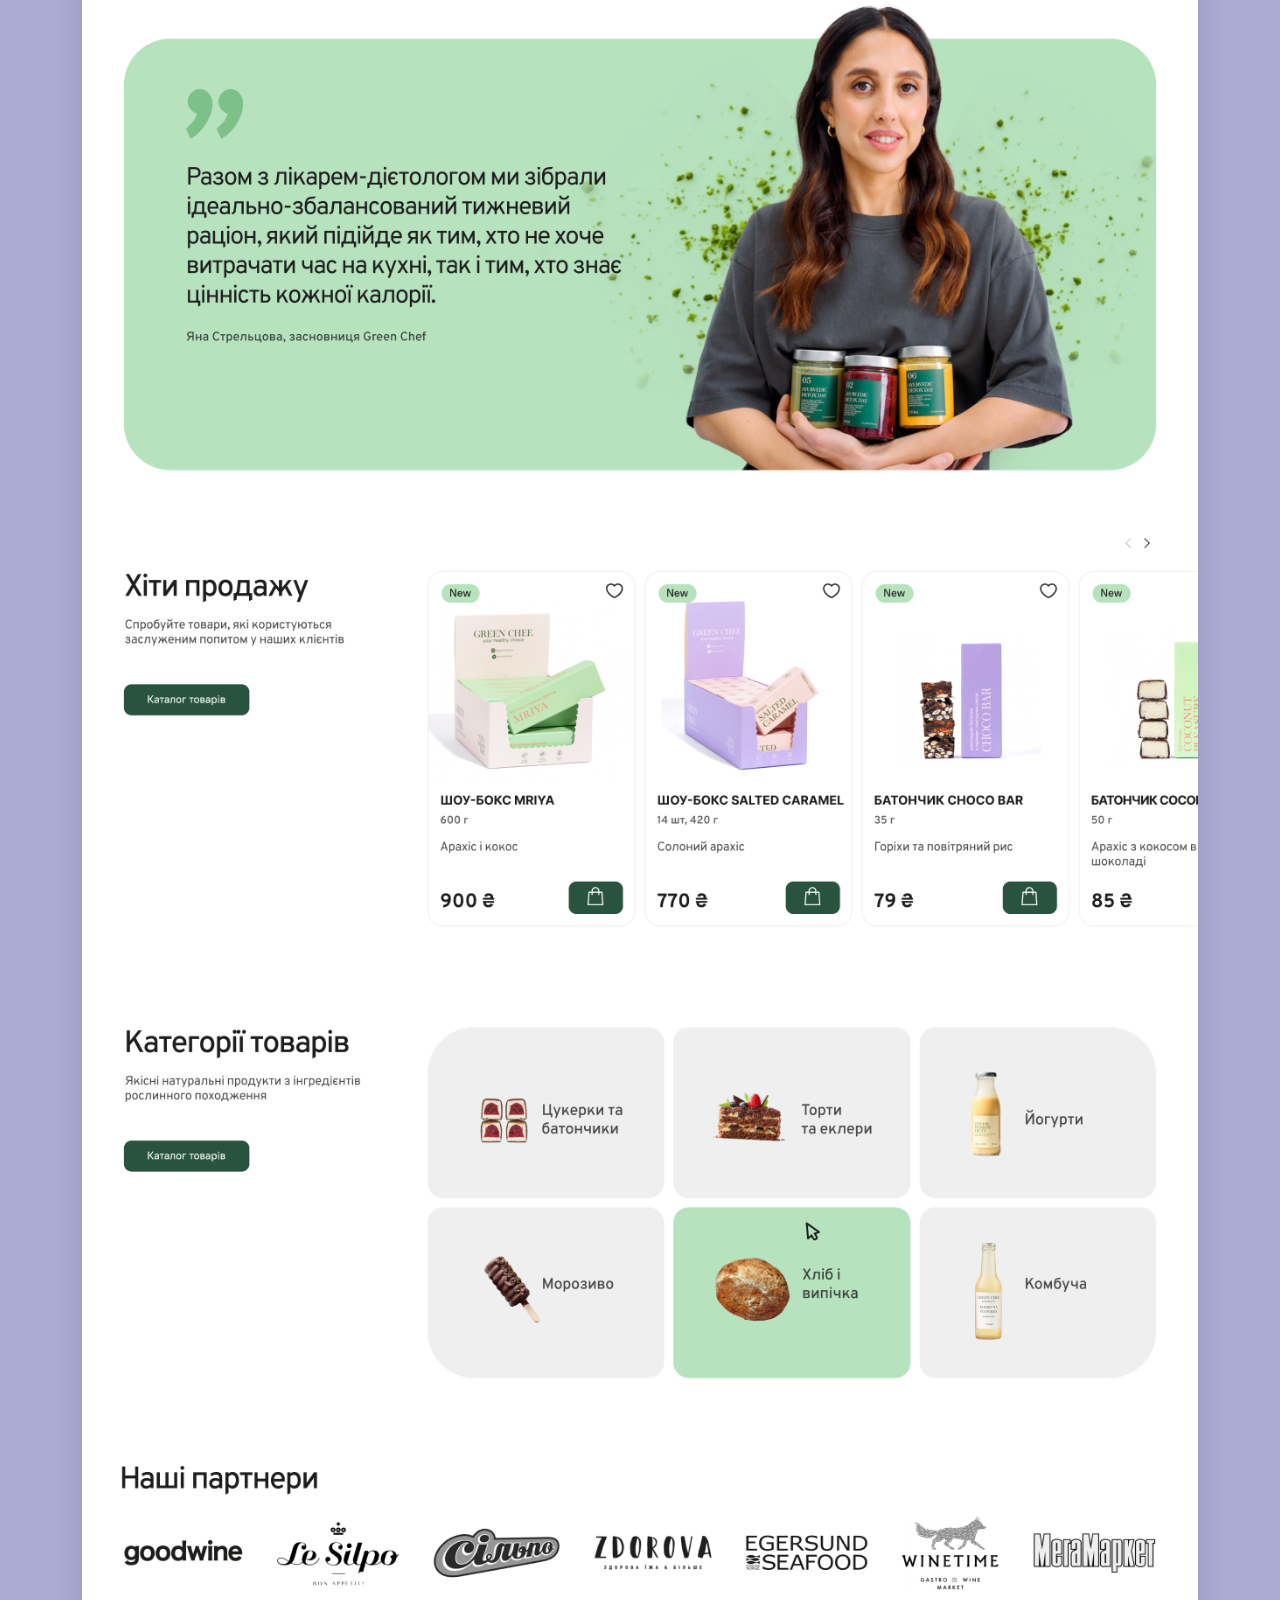
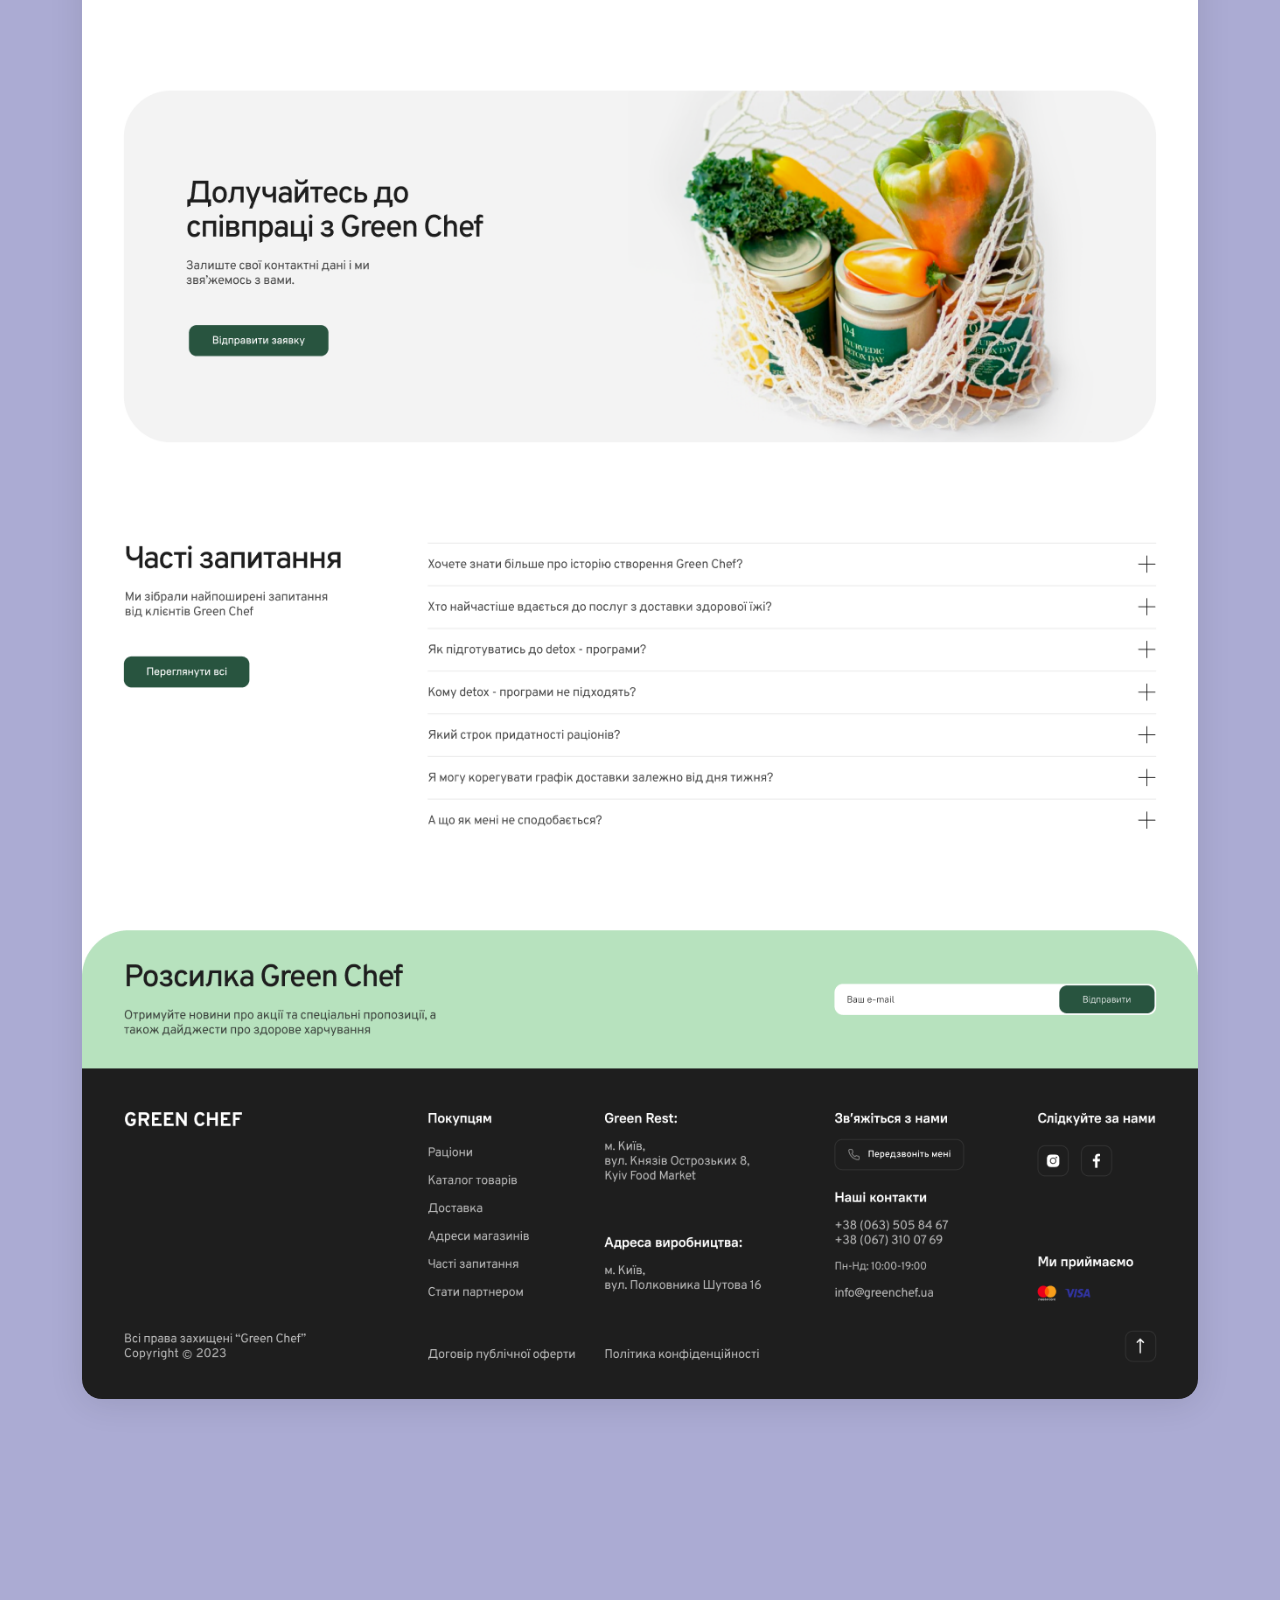
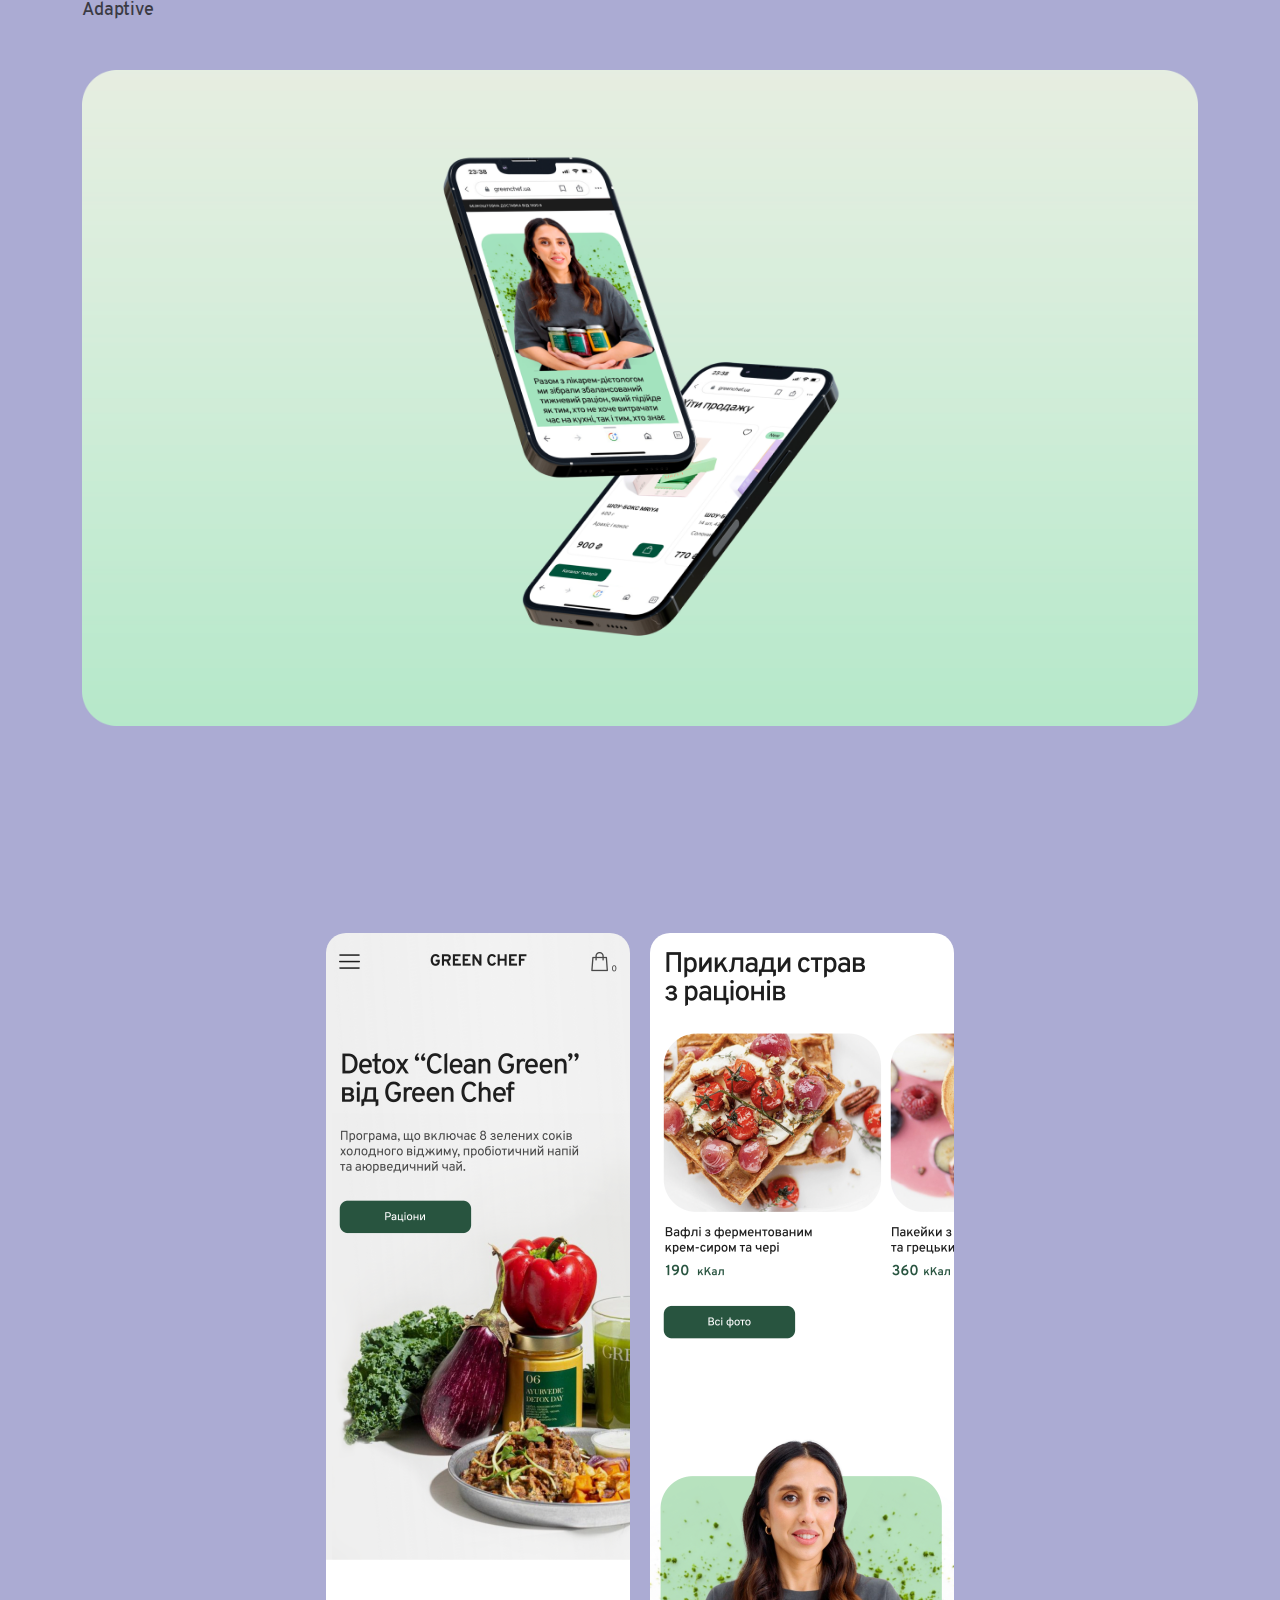
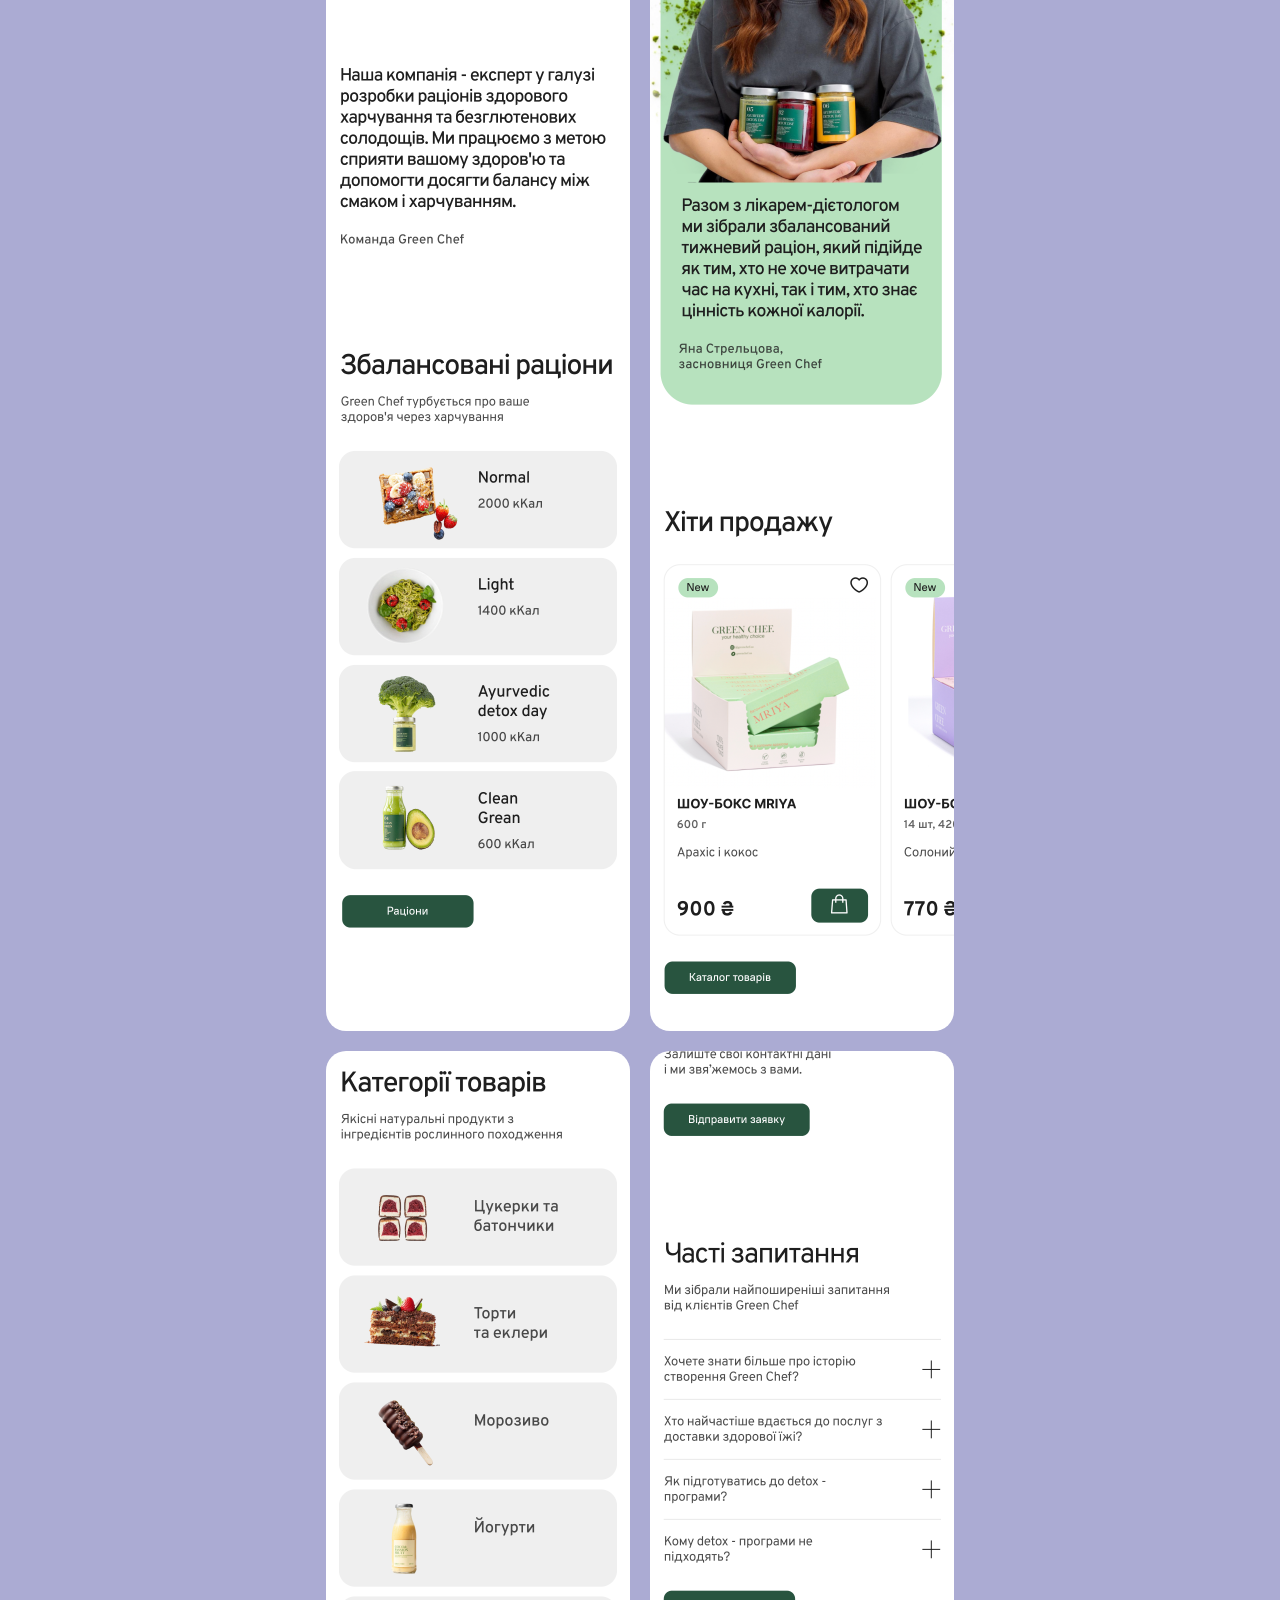
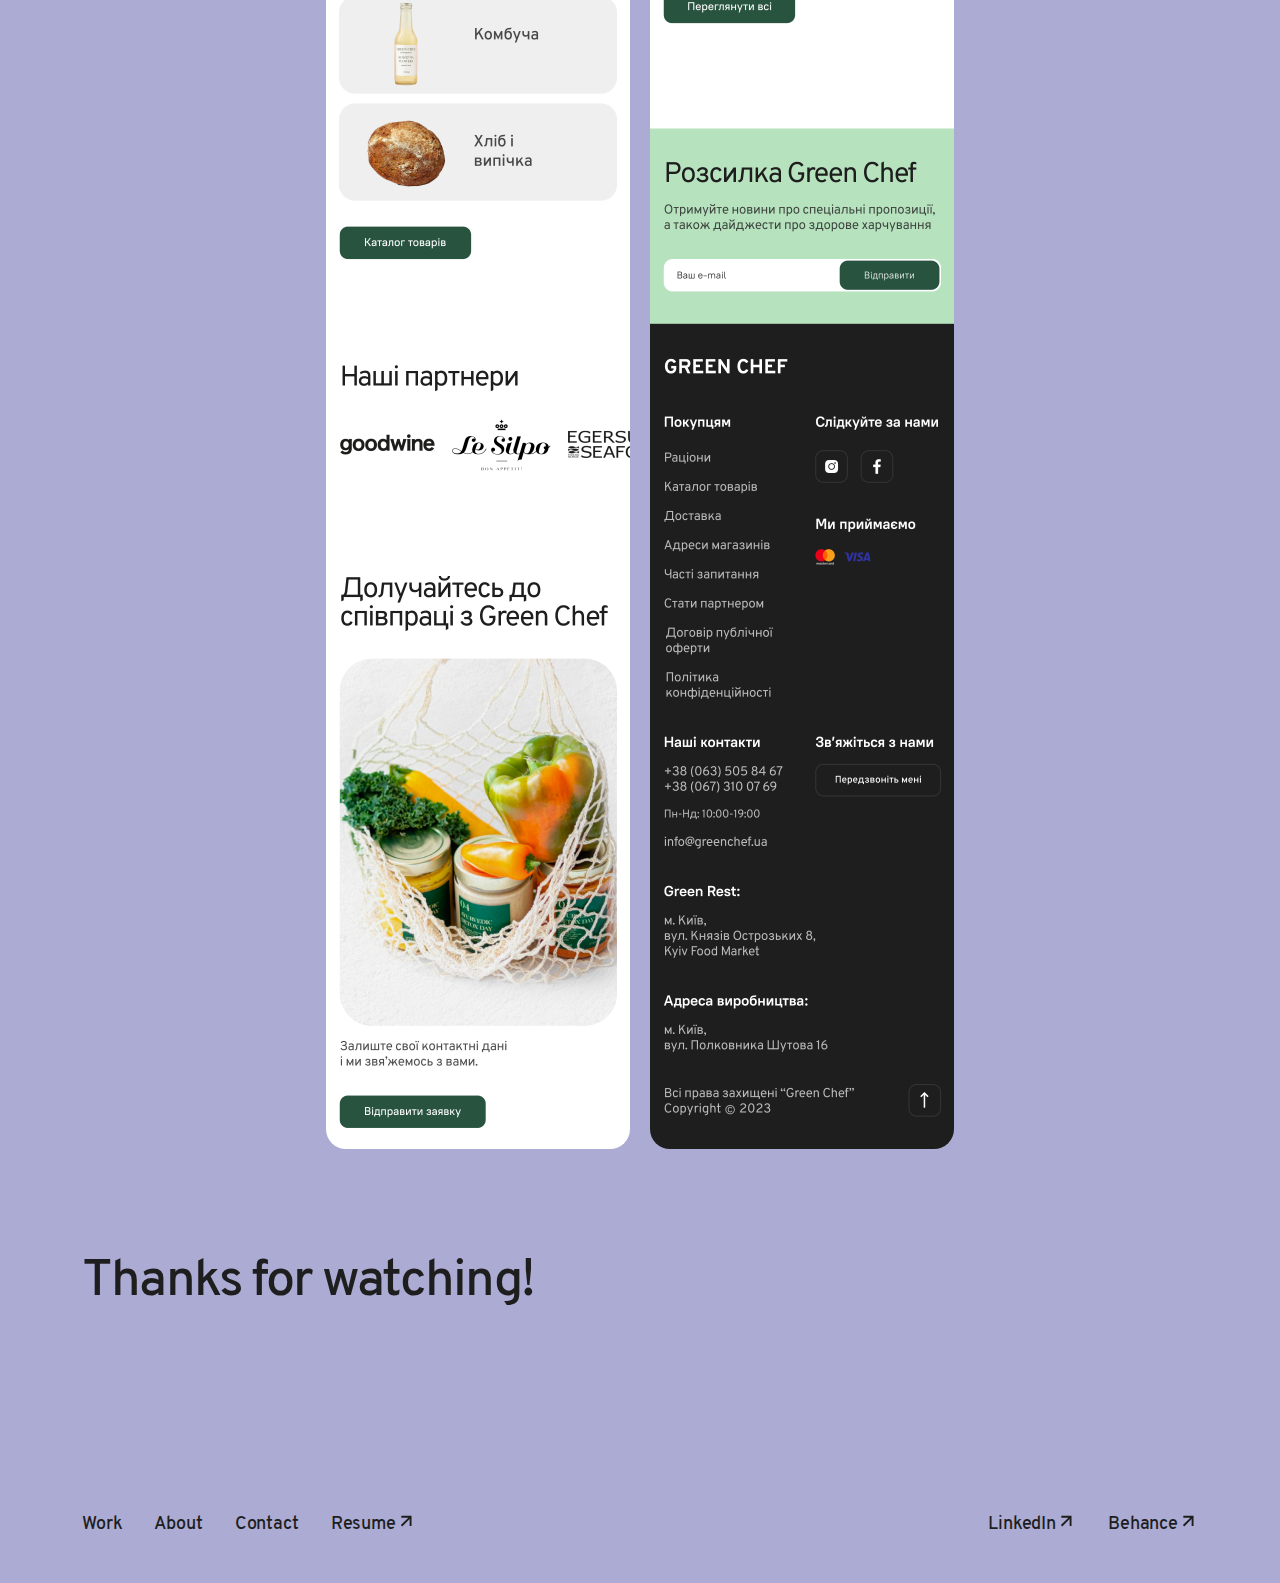
<file: works/green-chef.html>
<!DOCTYPE html>
<html lang="en">
<head>
    <meta charset="utf-8">
    <meta name="viewport" content="width=device-width, initial-scale=1">
    <title>Works - Green Chef</title>
    <style>
        body {
            background-color: #ABABD3;
        }
    </style>
    <link href="../styles/work.css" rel="stylesheet">
    <link rel="icon" href="/images/favicon.svg" />
    <meta property="og:title" content="Evgenia Sheinych - Green Chef"/>
    <meta property="og:type" content="website"/>
    <meta property="og:image" content="https://evgenia-sheynich.github.io/images/work/green-chef/tablet.png"/>
    <meta property="og:image:width" content="588"/>
    <meta property="og:image:height" content="363"/>
    <meta property="og:url" content="https://evgenia-sheynich.github.io/works/green-chef.html"/>
</head>
<body>
<header>
    <a class="header-title" href="/">Evgenia Sheinych</a>
    <nav class="navigation">
        <ul>
            <li><a href="/#work">Work</a></li>
            <li><a href="/#about">About</a></li>
            <li><a href="/#contact">Contact</a></li>
            <li>
                <a href="https://drive.google.com/file/d/1KZIz4p217a1JVKC2Gb3evK422QyvwUhP/view" target="_blank">Resume<svg width="20" height="20" viewBox="0 0 16 16" fill="none" xmlns="http://www.w3.org/2000/svg">
                    <g id="iconamoon:arrow-top-right-1-light">
                        <path id="Vector (Stroke)" fill-rule="evenodd" clip-rule="evenodd" d="M4.25011 2.25H12.4168V10.4167H10.9168V4.81066L5.00011 10.7273L3.93945 9.66667L9.85612 3.75H4.25011V2.25Z" fill="#1E1E1E"/>
                    </g>
                </svg>
                </a>
            </li>
        </ul>
    </nav>
</header>

<main>
    <section class="title">
        <p class="title-text">Green Chef. <span>Website, adaptive</span></p>
        <img class="title-image" src="/images/work/green-chef/header.png">
    </section>

    <section id="company">
        <p class="section-title">Company</p>
        <div class="section-body text-section">
            <p>Green Chef is a company that develops healthy diets and also produces plant-based sweets</p>
        </div>
    </section>

    <section id="task">
        <p class="section-title">Task</p>
        <div class="section-body text-section">
            <p>Create a website and a mobile version</p>
        </div>
    </section>

    <section id="advr">
        <p class="section-title">Advertisement</p>
        <div class="section-body image-section">
            <img src="/images/work/green-chef/advr-1.png"/>
            <img src="/images/work/green-chef/advr-2.png"/>
        </div>
    </section>

    <section id="website">
        <p class="section-title">Website</p>
        <div class="section-body image-section">
            <img src="/images/work/green-chef/website.png"/>
        </div>
    </section>

    <section id="adaptive">
        <p class="section-title">Adaptive</p>
        <div class="section-body image-section">
            <div class="adaptive-header">
                <img src="/images/work/green-chef/adaptive.png"/>
            </div>
            <div class="adaptive-columns">
                <img src="/images/work/green-chef/adaptive-column-1.png"/>
                <img src="/images/work/green-chef/adaptive-column-2.png"/>
                <img src="/images/work/green-chef/adaptive-column-3.png"/>
                <img src="/images/work/green-chef/adaptive-column-4.png"/>
            </div>
        </div>
    </section>

    <section class="thanks-section">
        <p>Thanks for watching!</p>
    </section>
</main>

<footer>
    <nav class="navigation">
        <ul>
            <li><a href="/#work">Work</a></li>
            <li><a href="/#about">About</a></li>
            <li><a href="/#contact">Contact</a></li>
            <li><a href="https://drive.google.com/file/d/1KZIz4p217a1JVKC2Gb3evK422QyvwUhP/view" target="_blank">Resume<svg width="20" height="20" viewBox="0 0 16 16" fill="none" xmlns="http://www.w3.org/2000/svg">
                <g id="iconamoon:arrow-top-right-1-light">
                    <path id="Vector (Stroke)" fill-rule="evenodd" clip-rule="evenodd" d="M4.25011 2.25H12.4168V10.4167H10.9168V4.81066L5.00011 10.7273L3.93945 9.66667L9.85612 3.75H4.25011V2.25Z" fill="#1E1E1E"/>
                </g>
            </svg>
            </a></li>
        </ul>
    </nav>
    <nav class="external-links">
        <ul>
            <li>
                <a href="https://www.linkedin.com/in/evgenia-sheinych-a8281a268/" target="_blank">LinkedIn<svg width="20" height="20" viewBox="0 0 16 16" fill="none" xmlns="http://www.w3.org/2000/svg">
                    <g id="iconamoon:arrow-top-right-1-light">
                        <path id="Vector (Stroke)" fill-rule="evenodd" clip-rule="evenodd" d="M4.25011 2.25H12.4168V10.4167H10.9168V4.81066L5.00011 10.7273L3.93945 9.66667L9.85612 3.75H4.25011V2.25Z" fill="#1E1E1E"/>
                    </g>
                </svg>
                </a>
            </li>
            <li>
                <a href="https://www.behance.net/04e6f63b" target="_blank">Behance<svg width="20" height="20" viewBox="0 0 16 16" fill="none" xmlns="http://www.w3.org/2000/svg">
                    <g id="iconamoon:arrow-top-right-1-light">
                        <path id="Vector (Stroke)" fill-rule="evenodd" clip-rule="evenodd" d="M4.25011 2.25H12.4168V10.4167H10.9168V4.81066L5.00011 10.7273L3.93945 9.66667L9.85612 3.75H4.25011V2.25Z" fill="#1E1E1E"/>
                    </g>
                </svg>
                </a>
            </li>
        </ul>
    </nav>
</footer>
</body>
</html>
</file>
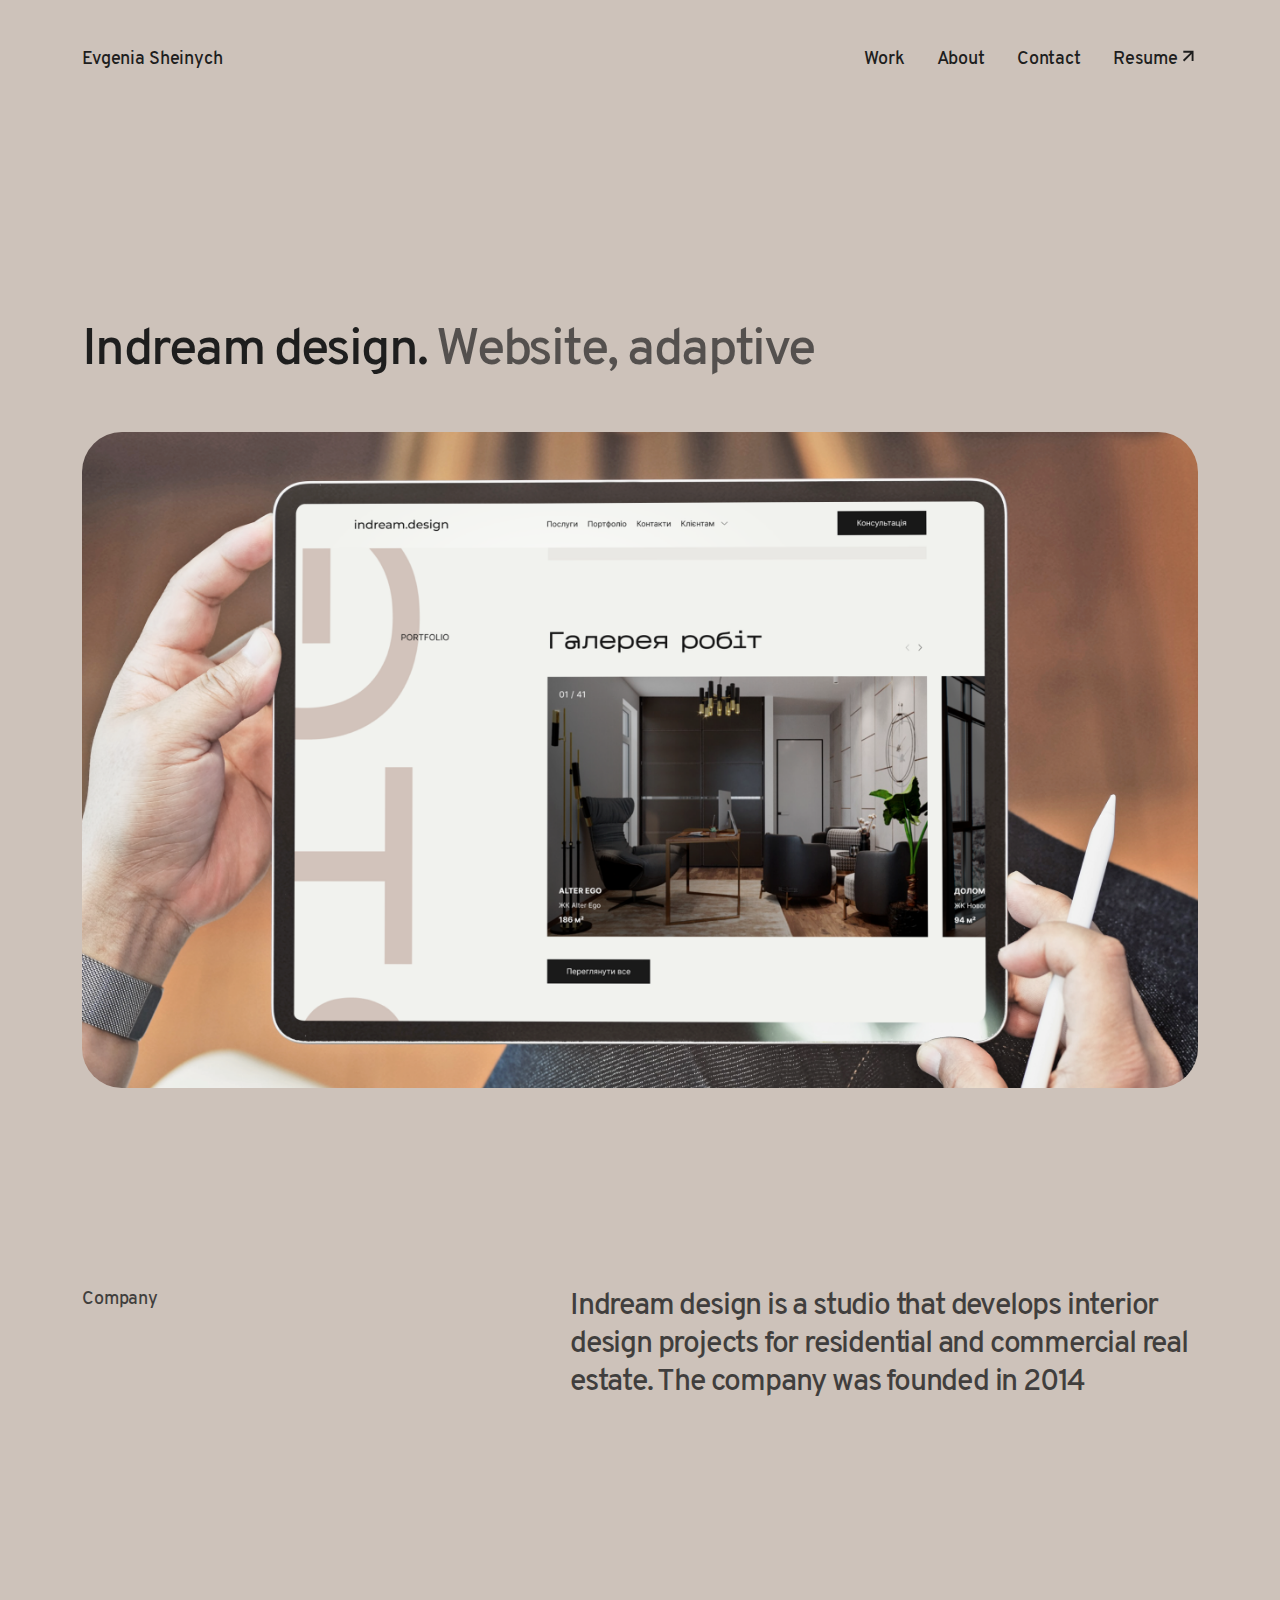
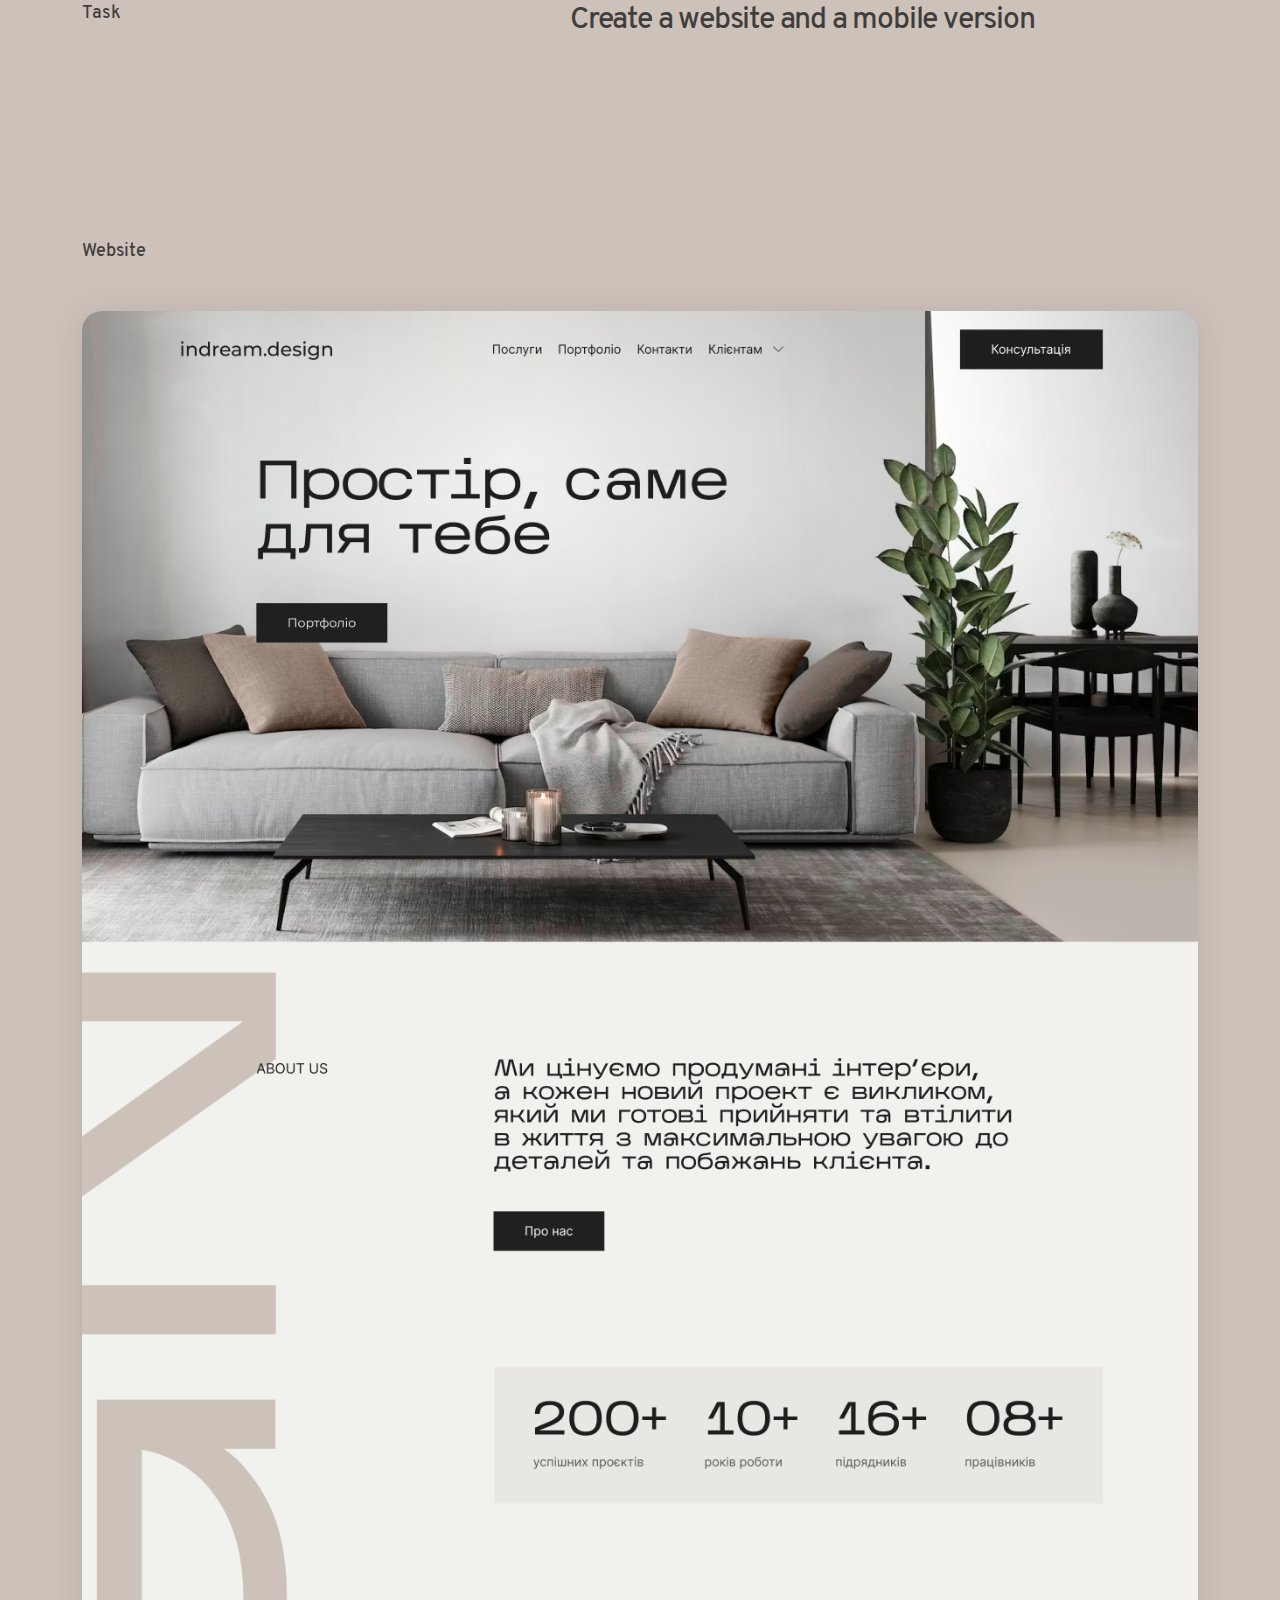
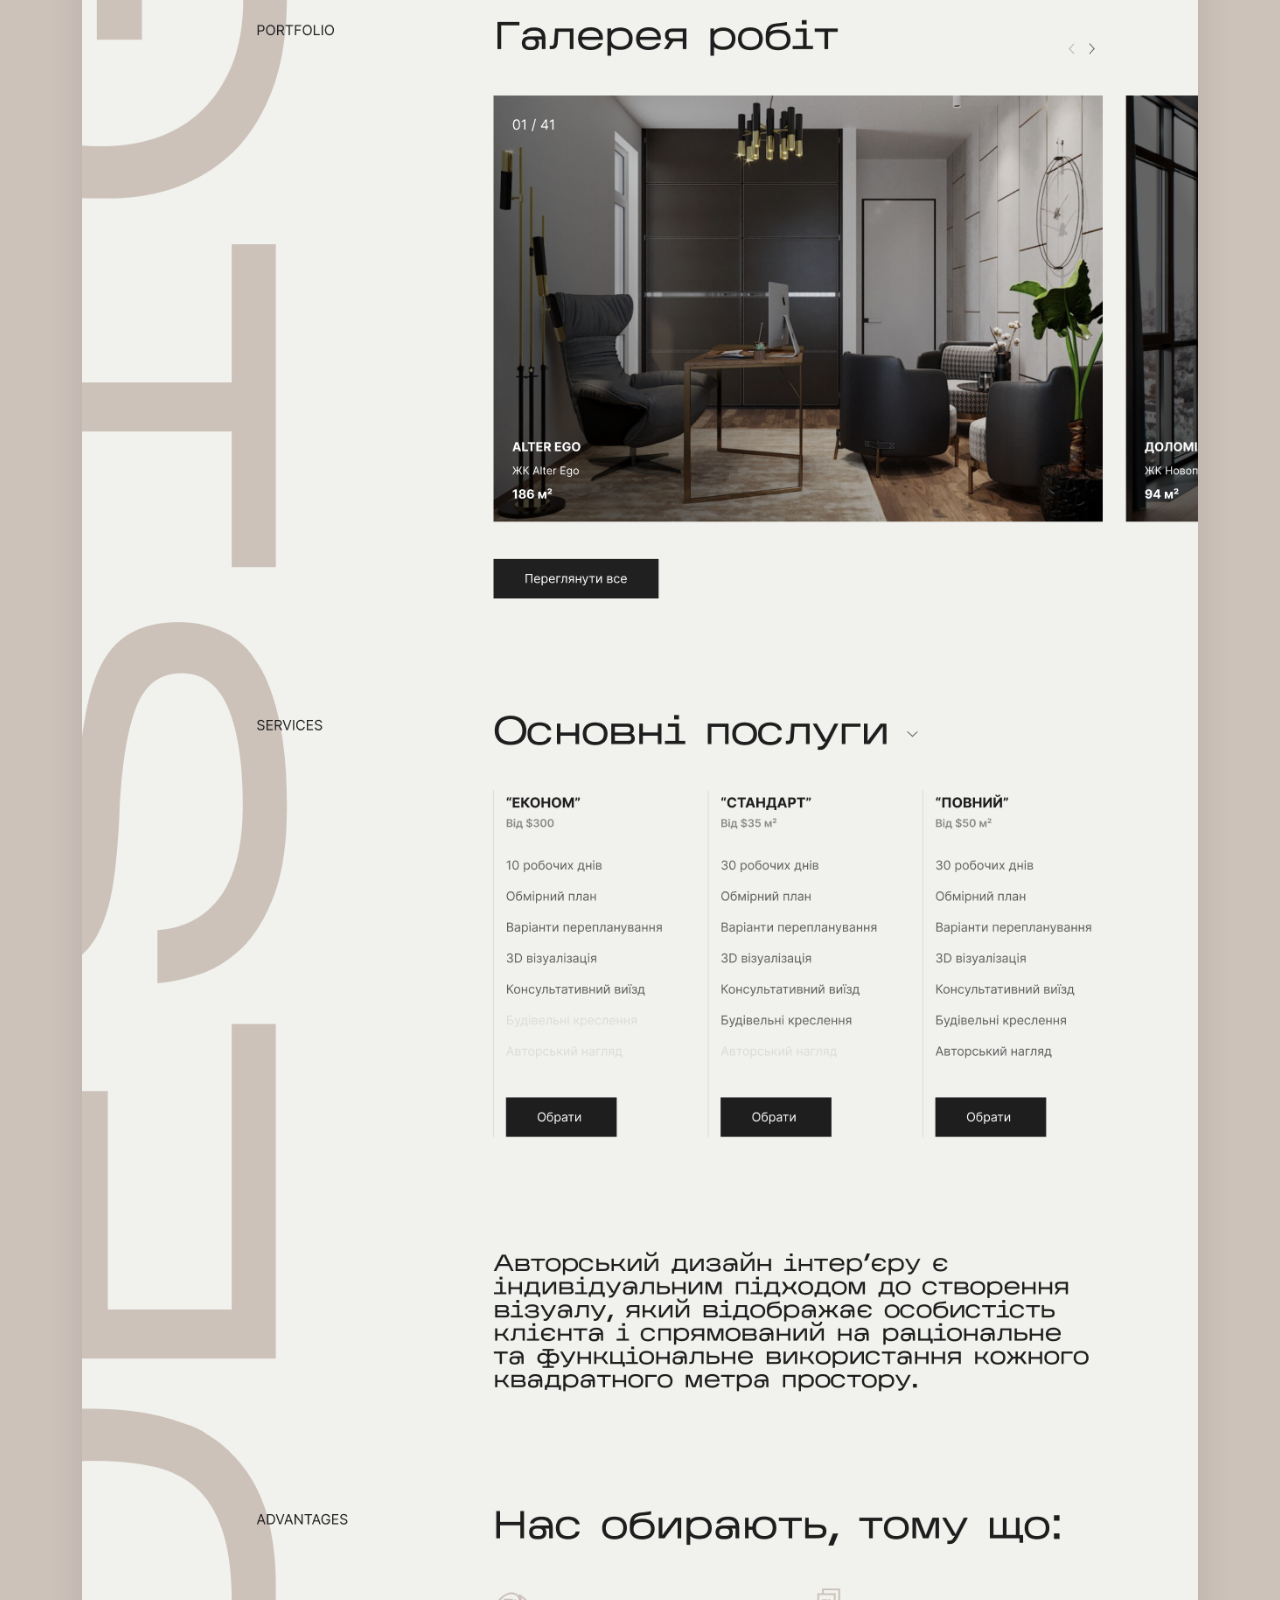
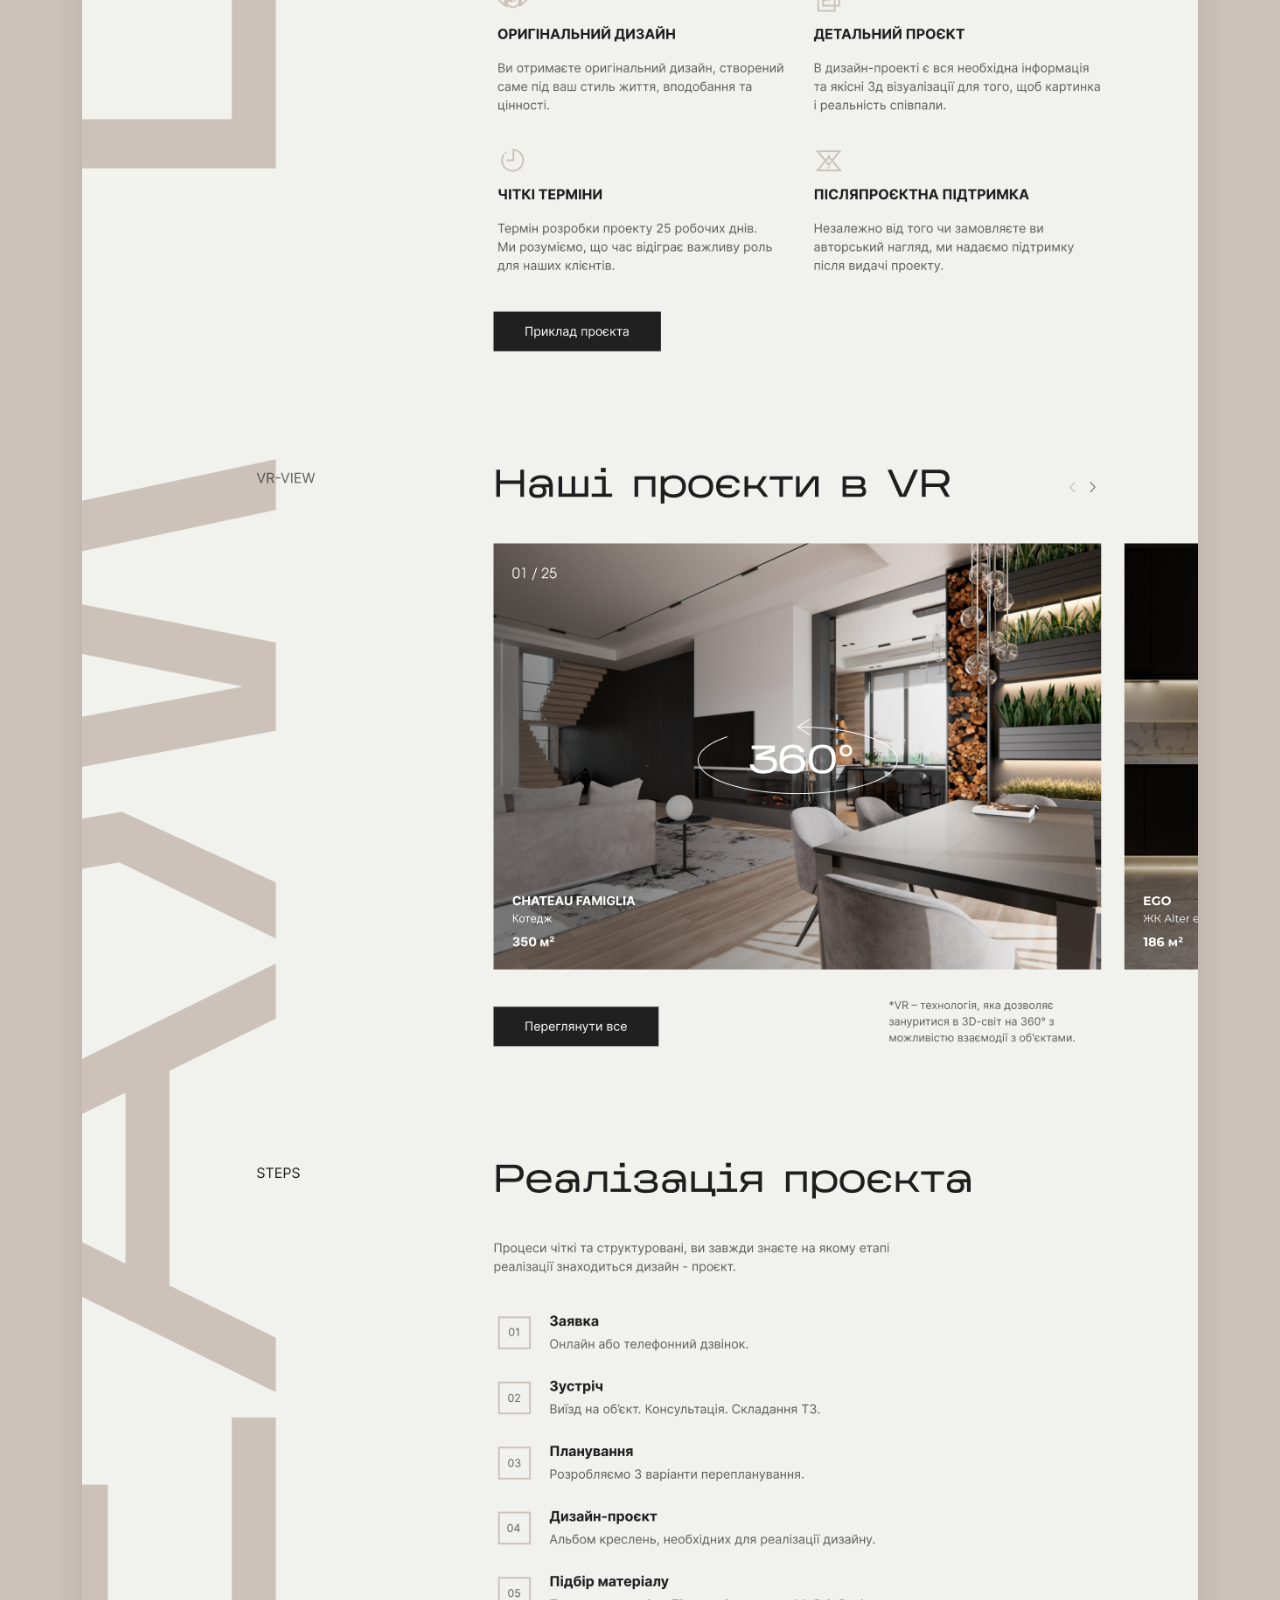
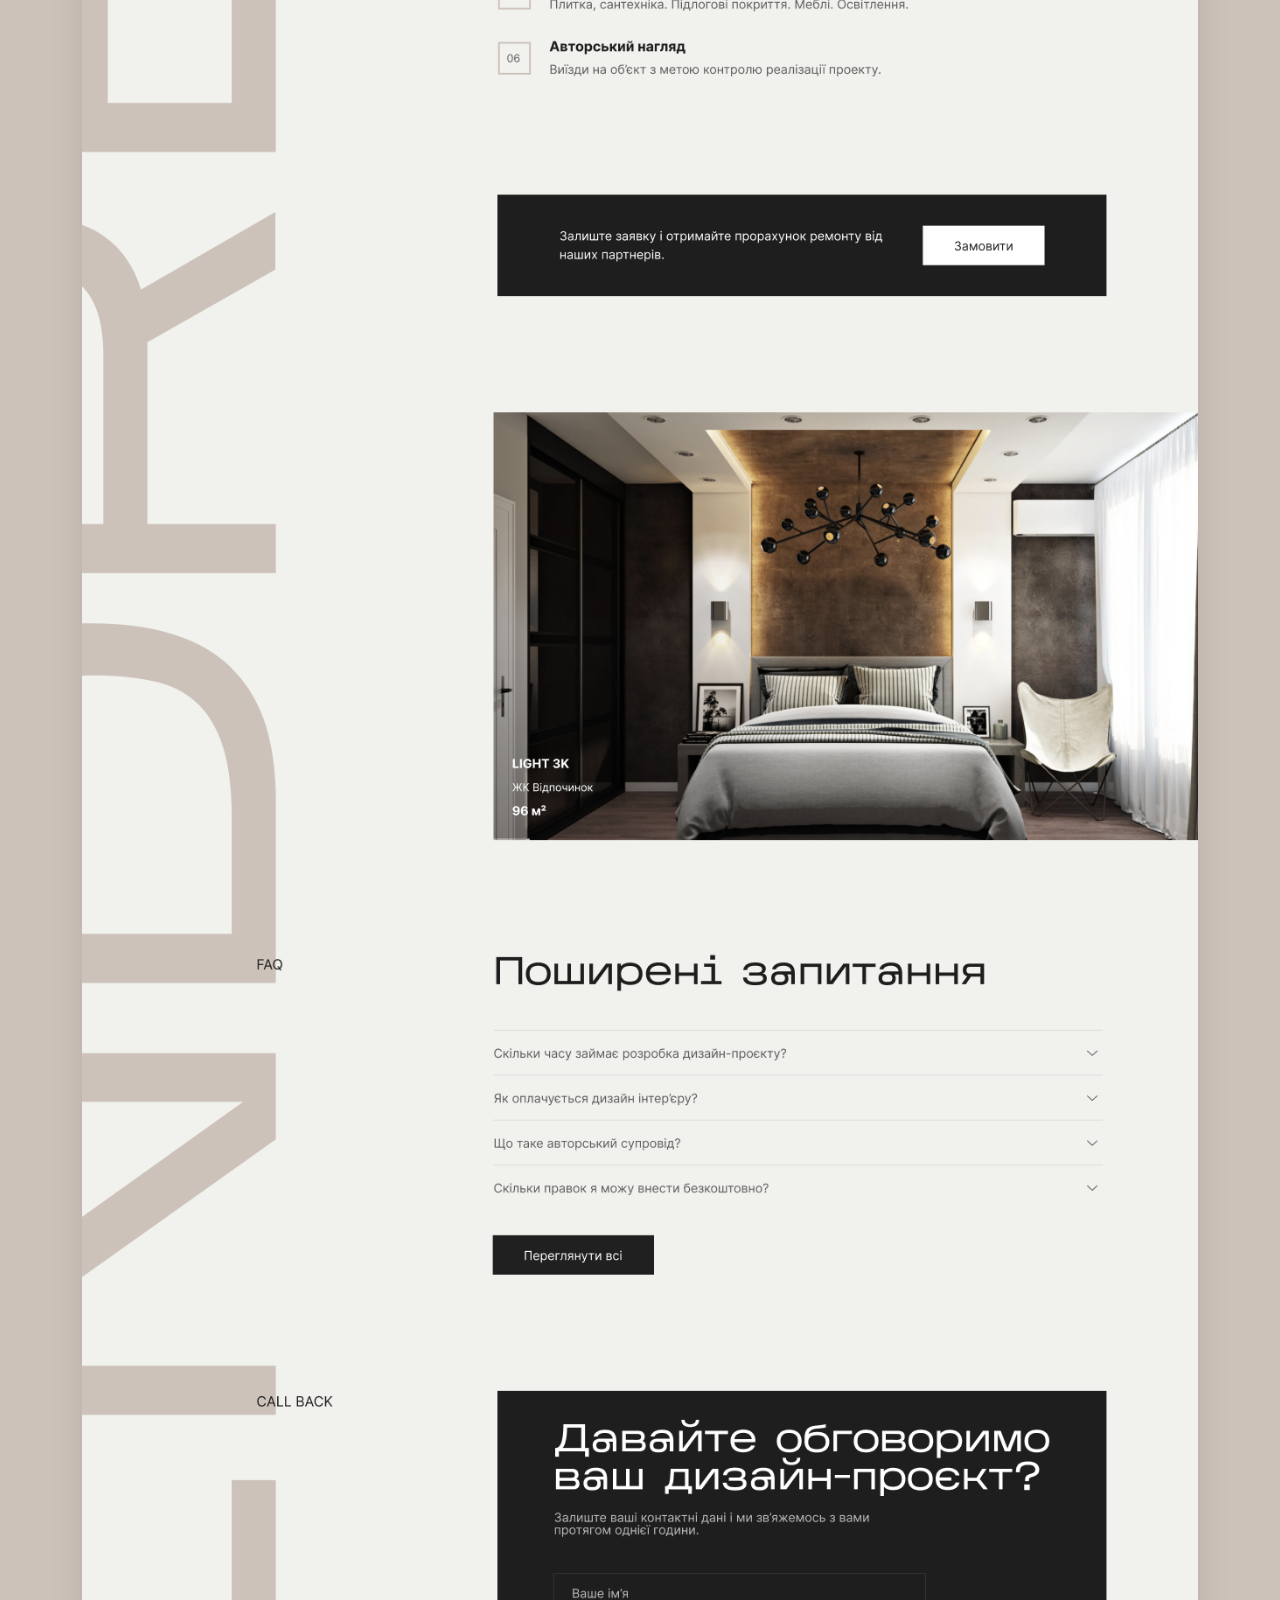
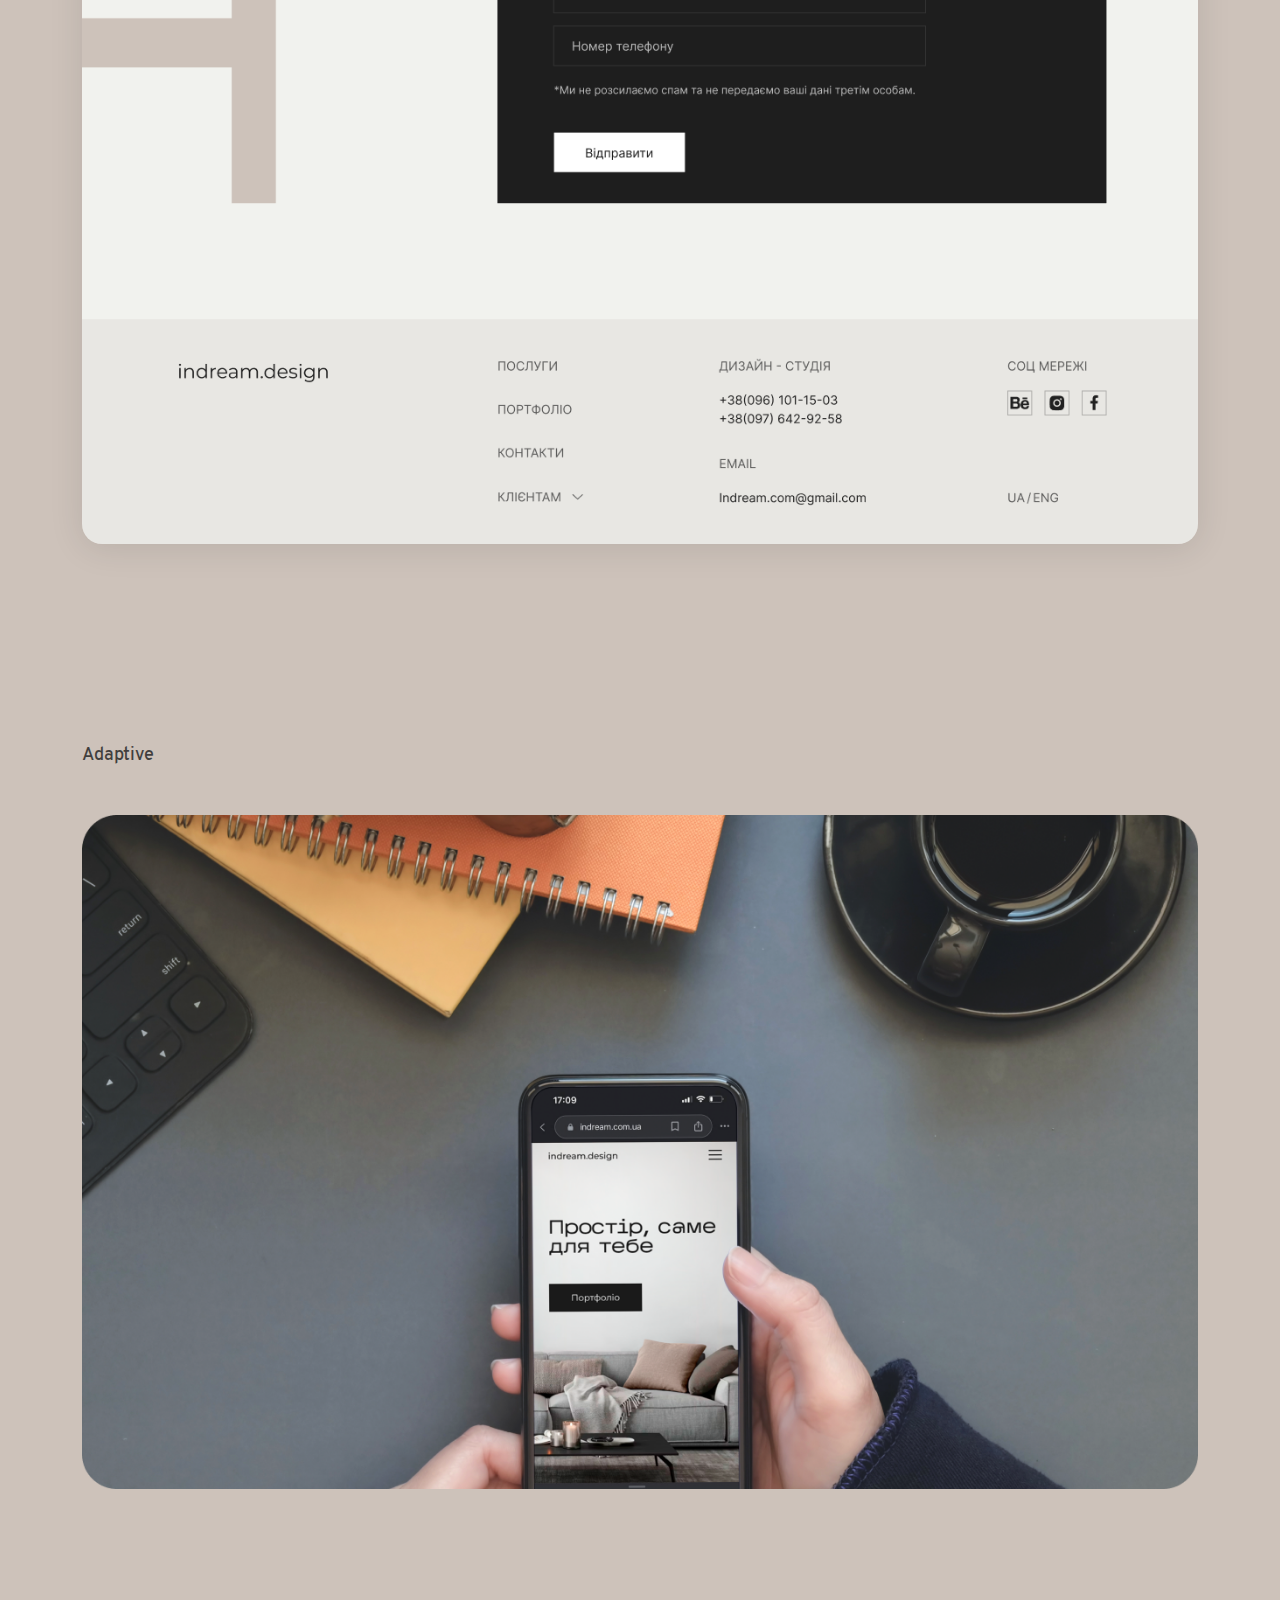
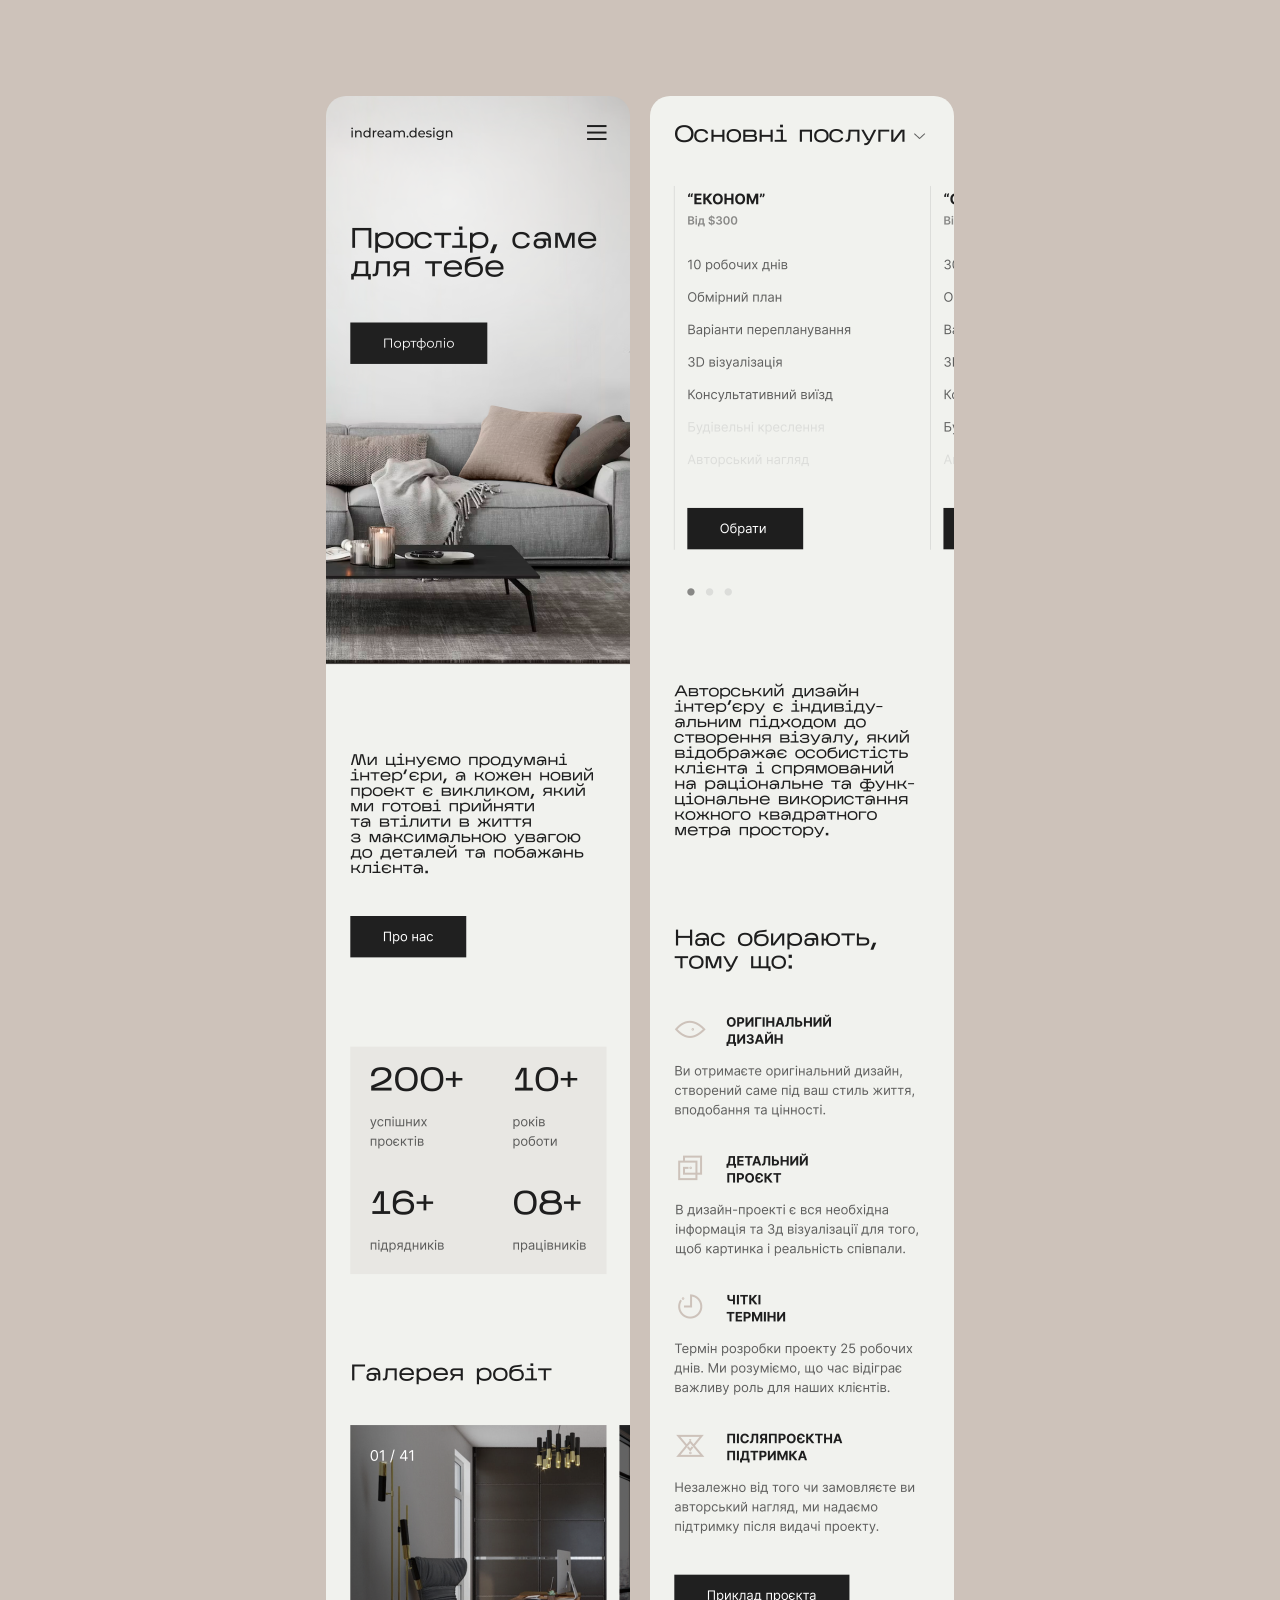
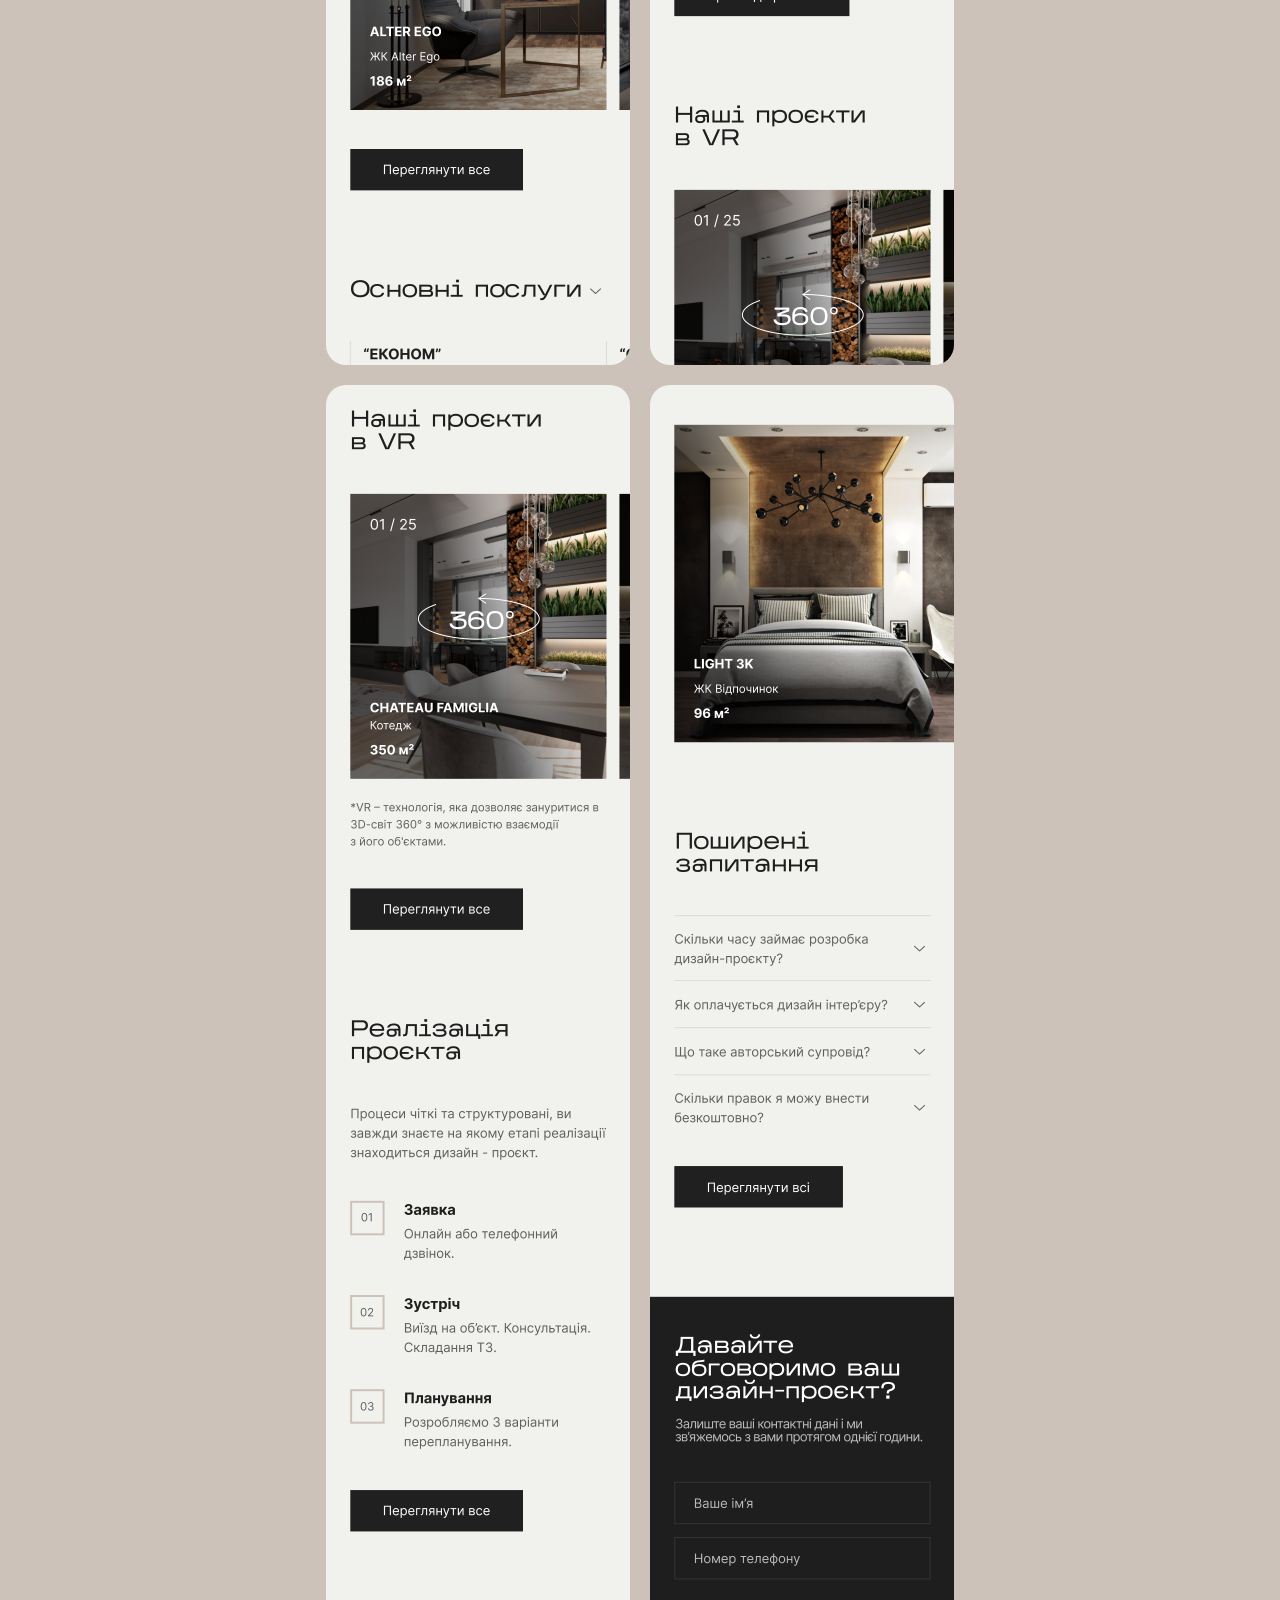
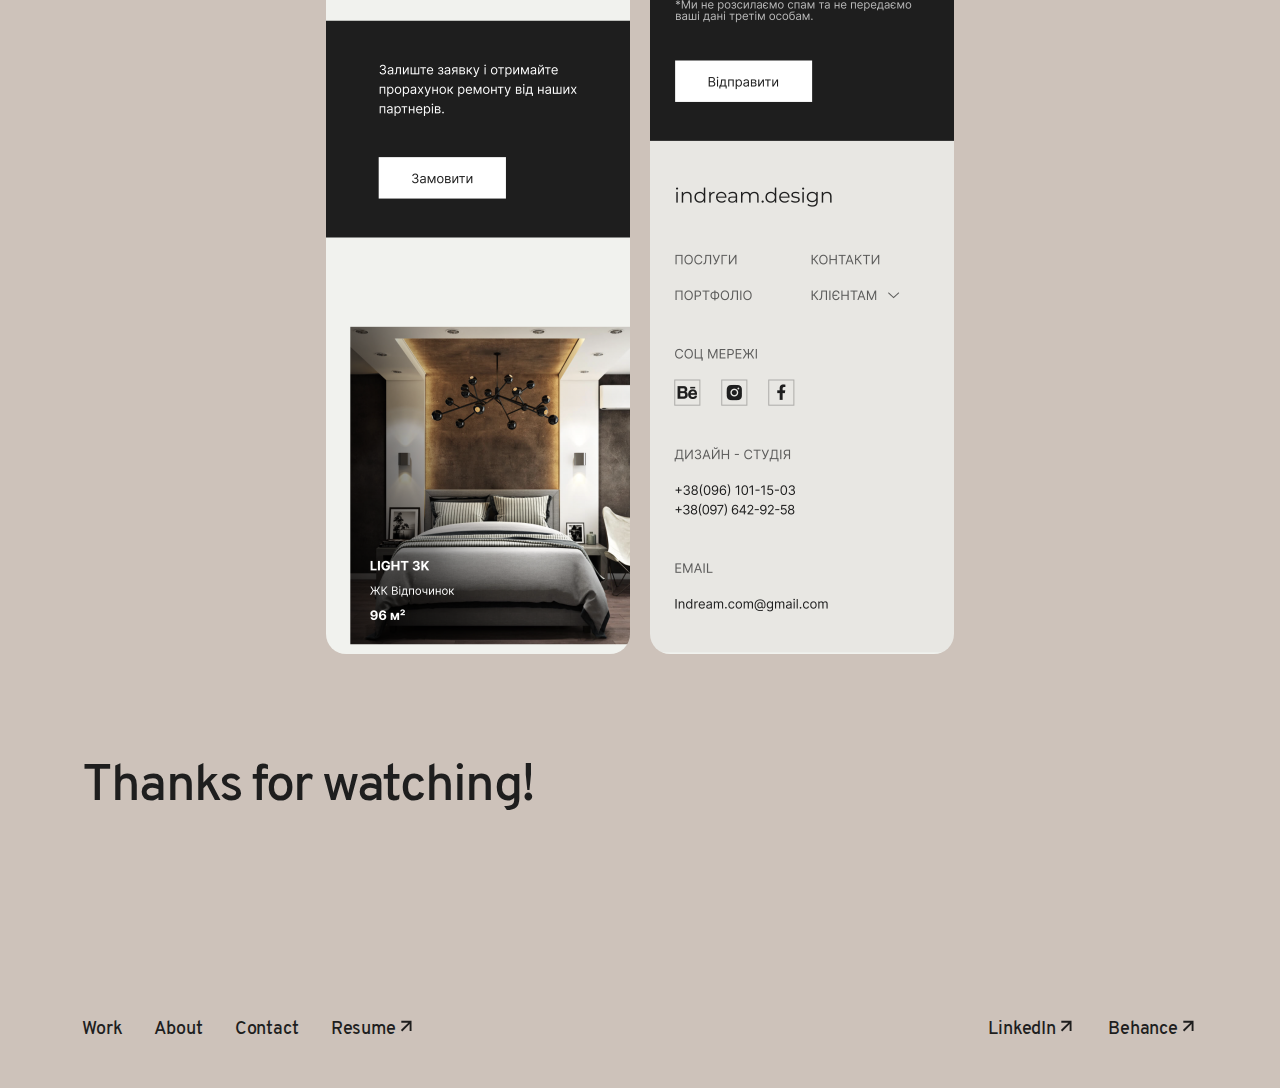
<file: works/indream-design.html>
<!DOCTYPE html>
<html lang="en">
<head>
    <meta charset="utf-8">
    <meta name="viewport" content="width=device-width, initial-scale=1">
    <title>Works - Indream Design</title>
    <style>
        body {
            background-color: #CDC2BA;
        }
    </style>
    <link href="../styles/work.css" rel="stylesheet">
    <link rel="icon" href="/images/favicon.svg" />
    <meta property="og:title" content="Evgenia Sheinych - Indream Design"/>
    <meta property="og:type" content="website"/>
    <meta property="og:image" content="https://evgenia-sheynich.github.io/images/work/indream-design/tablet.png"/>
    <meta property="og:image:width" content="588"/>
    <meta property="og:image:height" content="363"/>
    <meta property="og:url" content="https://evgenia-sheynich.github.io/works/indream-design.html"/>
</head>
<body>
<header>
    <a class="header-title" href="/">Evgenia Sheinych</a>
    <nav class="navigation">
        <ul>
            <li><a href="/#work">Work</a></li>
            <li><a href="/#about">About</a></li>
            <li><a href="/#contact">Contact</a></li>
            <li>
                <a href="https://drive.google.com/file/d/1KZIz4p217a1JVKC2Gb3evK422QyvwUhP/view" target="_blank">Resume<svg width="20" height="20" viewBox="0 0 16 16" fill="none" xmlns="http://www.w3.org/2000/svg">
                    <g id="iconamoon:arrow-top-right-1-light">
                        <path id="Vector (Stroke)" fill-rule="evenodd" clip-rule="evenodd" d="M4.25011 2.25H12.4168V10.4167H10.9168V4.81066L5.00011 10.7273L3.93945 9.66667L9.85612 3.75H4.25011V2.25Z" fill="#1E1E1E"/>
                    </g>
                </svg>
                </a>
            </li>
        </ul>
    </nav>
</header>

<main>
    <section class="title">
        <p class="title-text">Indream design. <span>Website, adaptive</span></p>
        <img class="title-image" src="/images/work/indream-design/header.png">
    </section>

    <section id="company">
        <p class="section-title">Company</p>
        <div class="section-body text-section">
            <p>Indream design is a studio that develops interior design projects for residential and commercial real estate. The company was founded in 2014</p>
        </div>
    </section>

    <section id="task">
        <p class="section-title">Task</p>
        <div class="section-body text-section">
            <p>Create a website and a mobile version</p>
        </div>
    </section>

    <section id="website">
        <p class="section-title">Website</p>
        <div class="section-body image-section">
            <img src="/images/work/indream-design/website.png"/>
        </div>
    </section>

    <section id="adaptive">
        <p class="section-title">Adaptive</p>
        <div class="section-body image-section">
            <div class="adaptive-header">
                <img src="/images/work/indream-design/adaptive.png"/>
            </div>
            <div class="adaptive-columns">
                <img src="/images/work/indream-design/adaptive-column-1.png"/>
                <img src="/images/work/indream-design/adaptive-column-2.png"/>
                <img src="/images/work/indream-design/adaptive-column-3.png"/>
                <img src="/images/work/indream-design/adaptive-column-4.png"/>
            </div>
        </div>
    </section>

    <section class="thanks-section">
        <p>Thanks for watching!</p>
    </section>
</main>

<footer>
    <nav class="navigation">
        <ul>
            <li><a href="/#work">Work</a></li>
            <li><a href="/#about">About</a></li>
            <li><a href="/#contact">Contact</a></li>
            <li><a href="https://drive.google.com/file/d/1KZIz4p217a1JVKC2Gb3evK422QyvwUhP/view" target="_blank">Resume<svg width="20" height="20" viewBox="0 0 16 16" fill="none" xmlns="http://www.w3.org/2000/svg">
                <g id="iconamoon:arrow-top-right-1-light">
                    <path id="Vector (Stroke)" fill-rule="evenodd" clip-rule="evenodd" d="M4.25011 2.25H12.4168V10.4167H10.9168V4.81066L5.00011 10.7273L3.93945 9.66667L9.85612 3.75H4.25011V2.25Z" fill="#1E1E1E"/>
                </g>
            </svg>
            </a></li>
        </ul>
    </nav>
    <nav class="external-links">
        <ul>
            <li>
                <a href="https://www.linkedin.com/in/evgenia-sheinych-a8281a268/" target="_blank">LinkedIn<svg width="20" height="20" viewBox="0 0 16 16" fill="none" xmlns="http://www.w3.org/2000/svg">
                    <g id="iconamoon:arrow-top-right-1-light">
                        <path id="Vector (Stroke)" fill-rule="evenodd" clip-rule="evenodd" d="M4.25011 2.25H12.4168V10.4167H10.9168V4.81066L5.00011 10.7273L3.93945 9.66667L9.85612 3.75H4.25011V2.25Z" fill="#1E1E1E"/>
                    </g>
                </svg>
                </a>
            </li>
            <li>
                <a href="https://www.behance.net/04e6f63b" target="_blank">Behance<svg width="20" height="20" viewBox="0 0 16 16" fill="none" xmlns="http://www.w3.org/2000/svg">
                    <g id="iconamoon:arrow-top-right-1-light">
                        <path id="Vector (Stroke)" fill-rule="evenodd" clip-rule="evenodd" d="M4.25011 2.25H12.4168V10.4167H10.9168V4.81066L5.00011 10.7273L3.93945 9.66667L9.85612 3.75H4.25011V2.25Z" fill="#1E1E1E"/>
                    </g>
                </svg>
                </a>
            </li>
        </ul>
    </nav>
</footer>
</body>
</html>
</file>
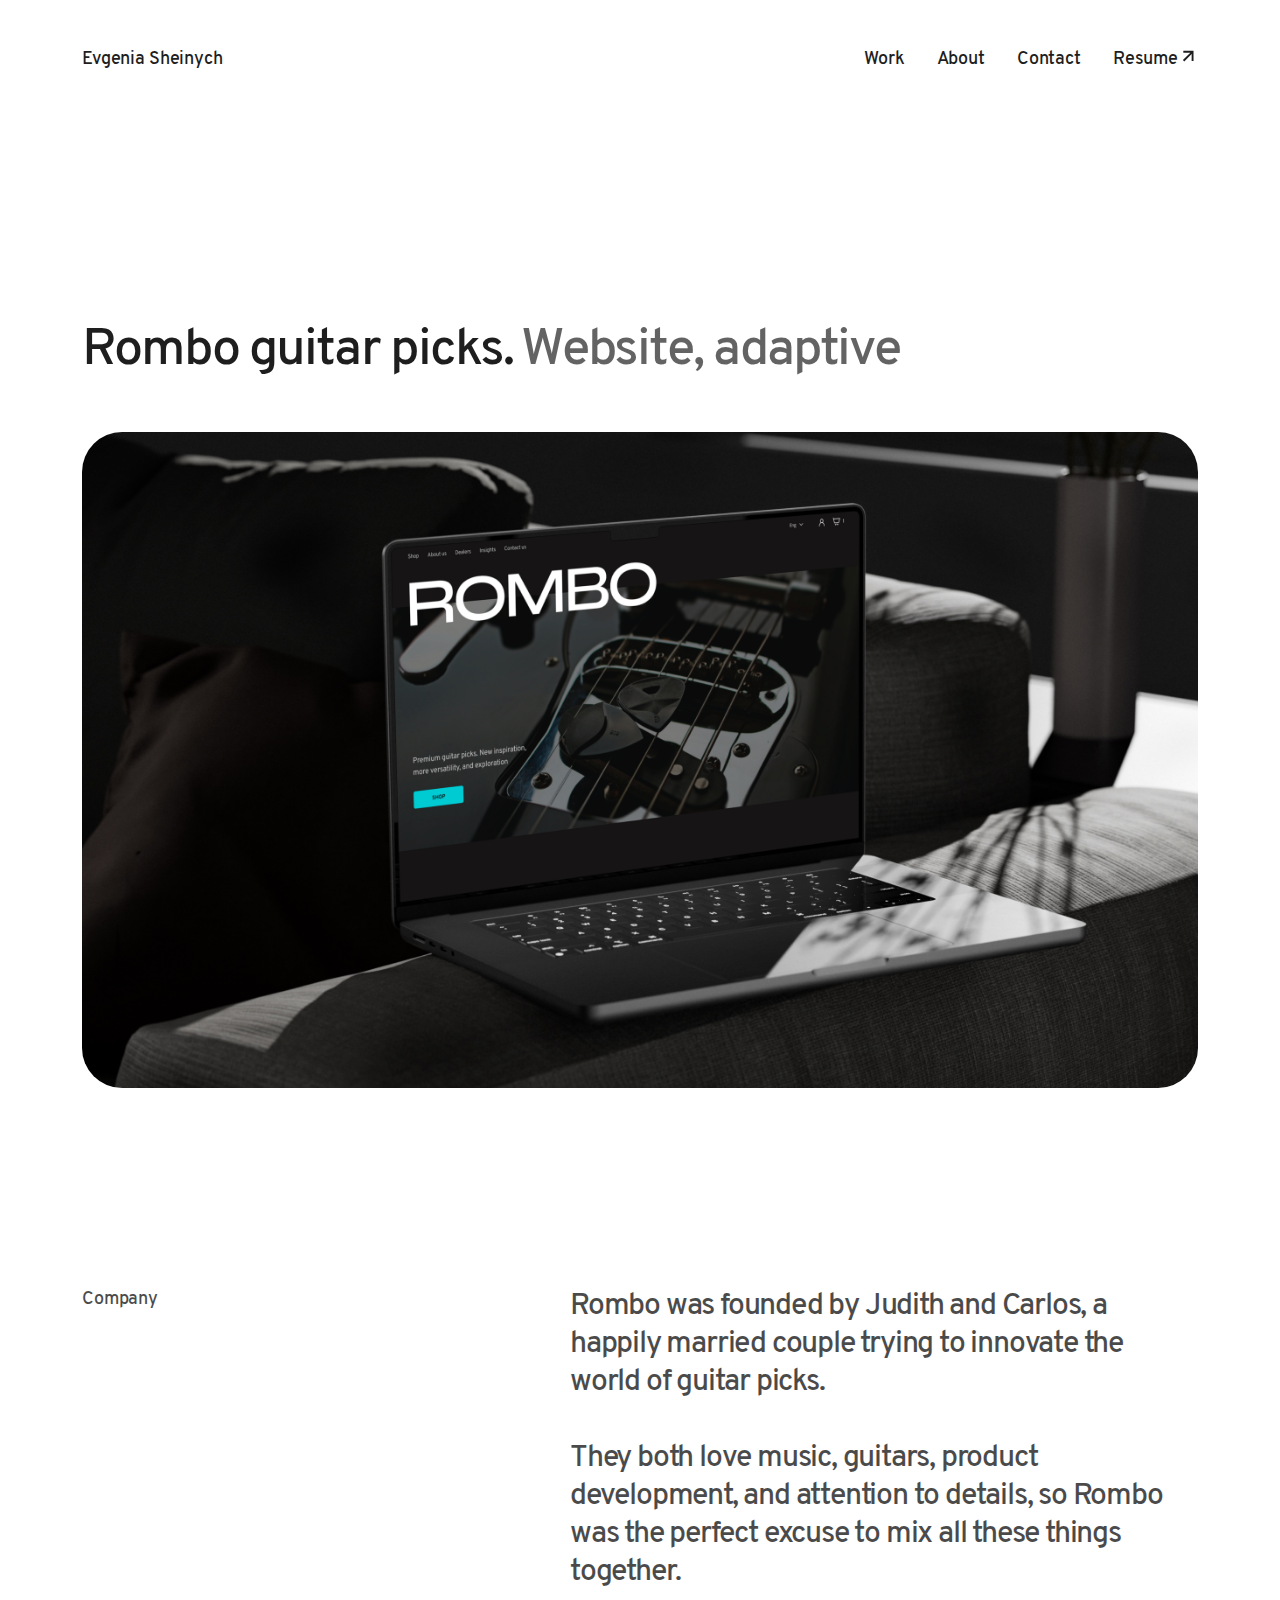
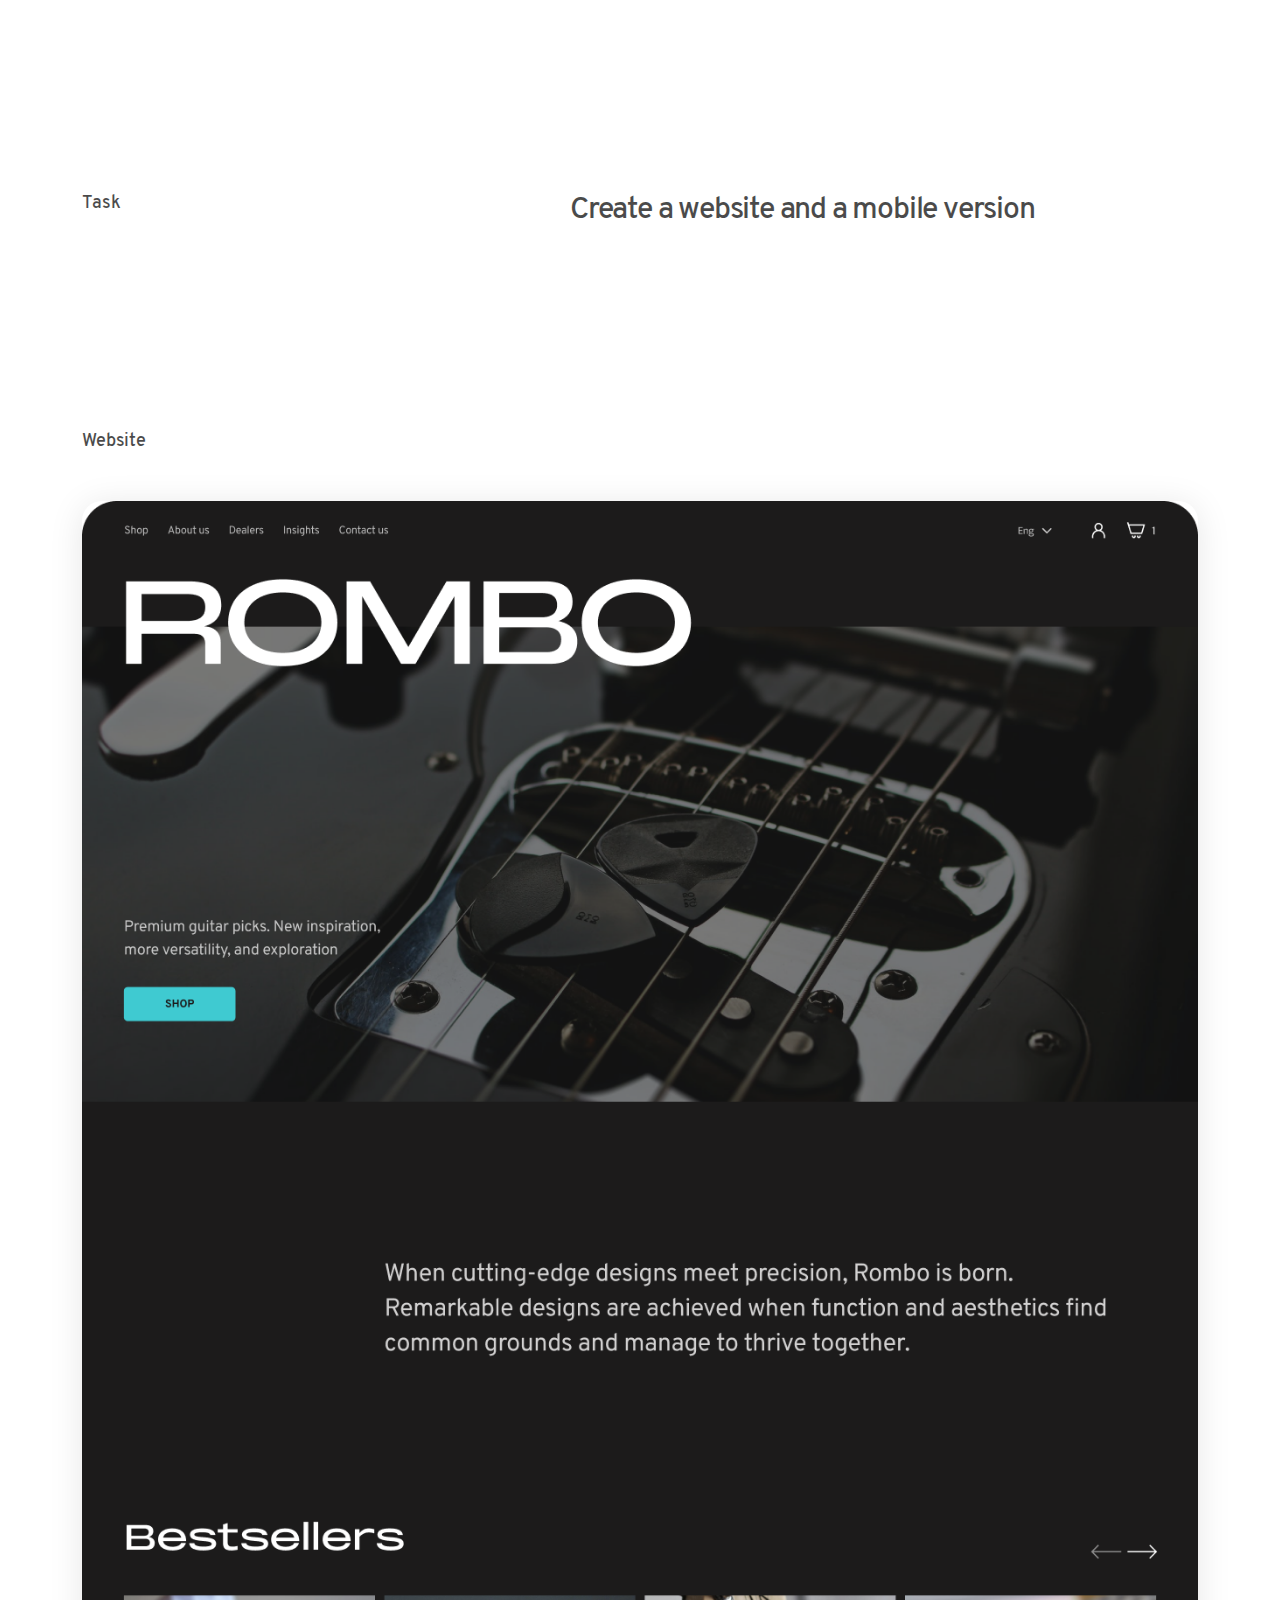
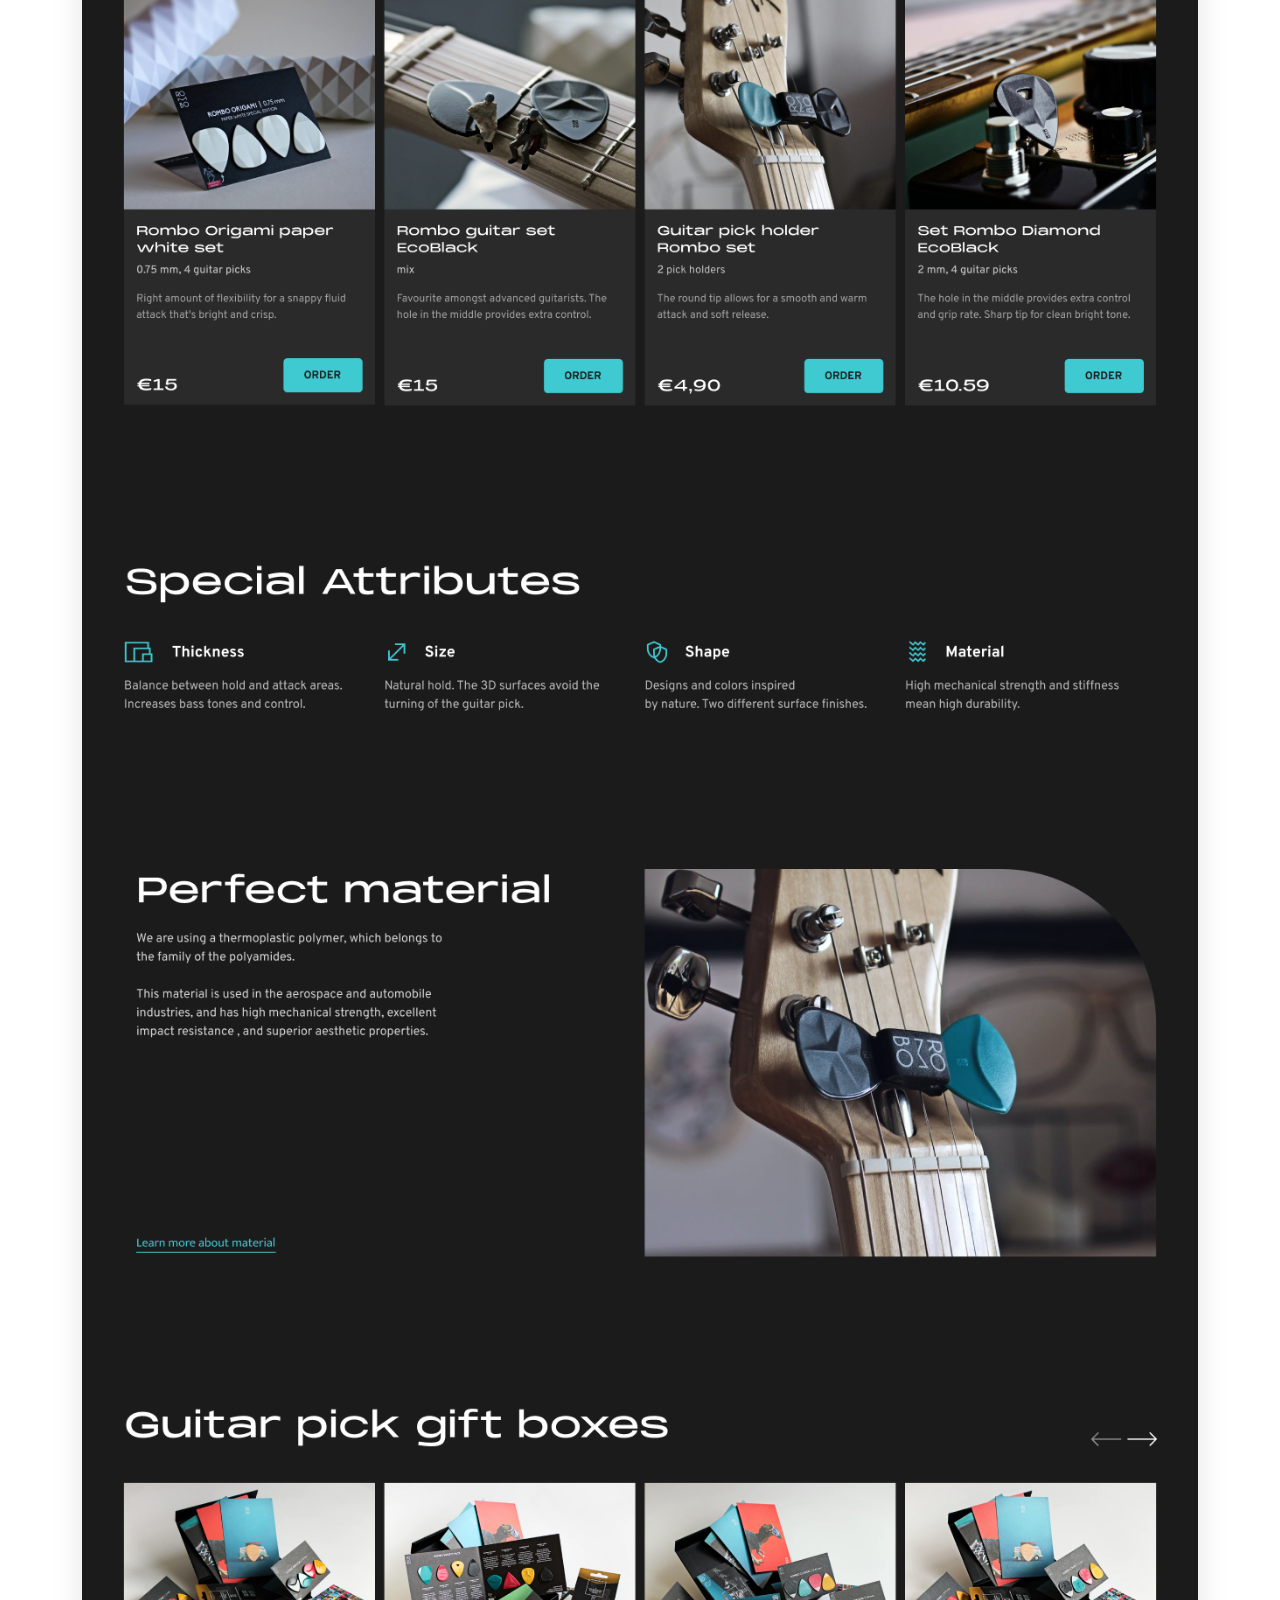
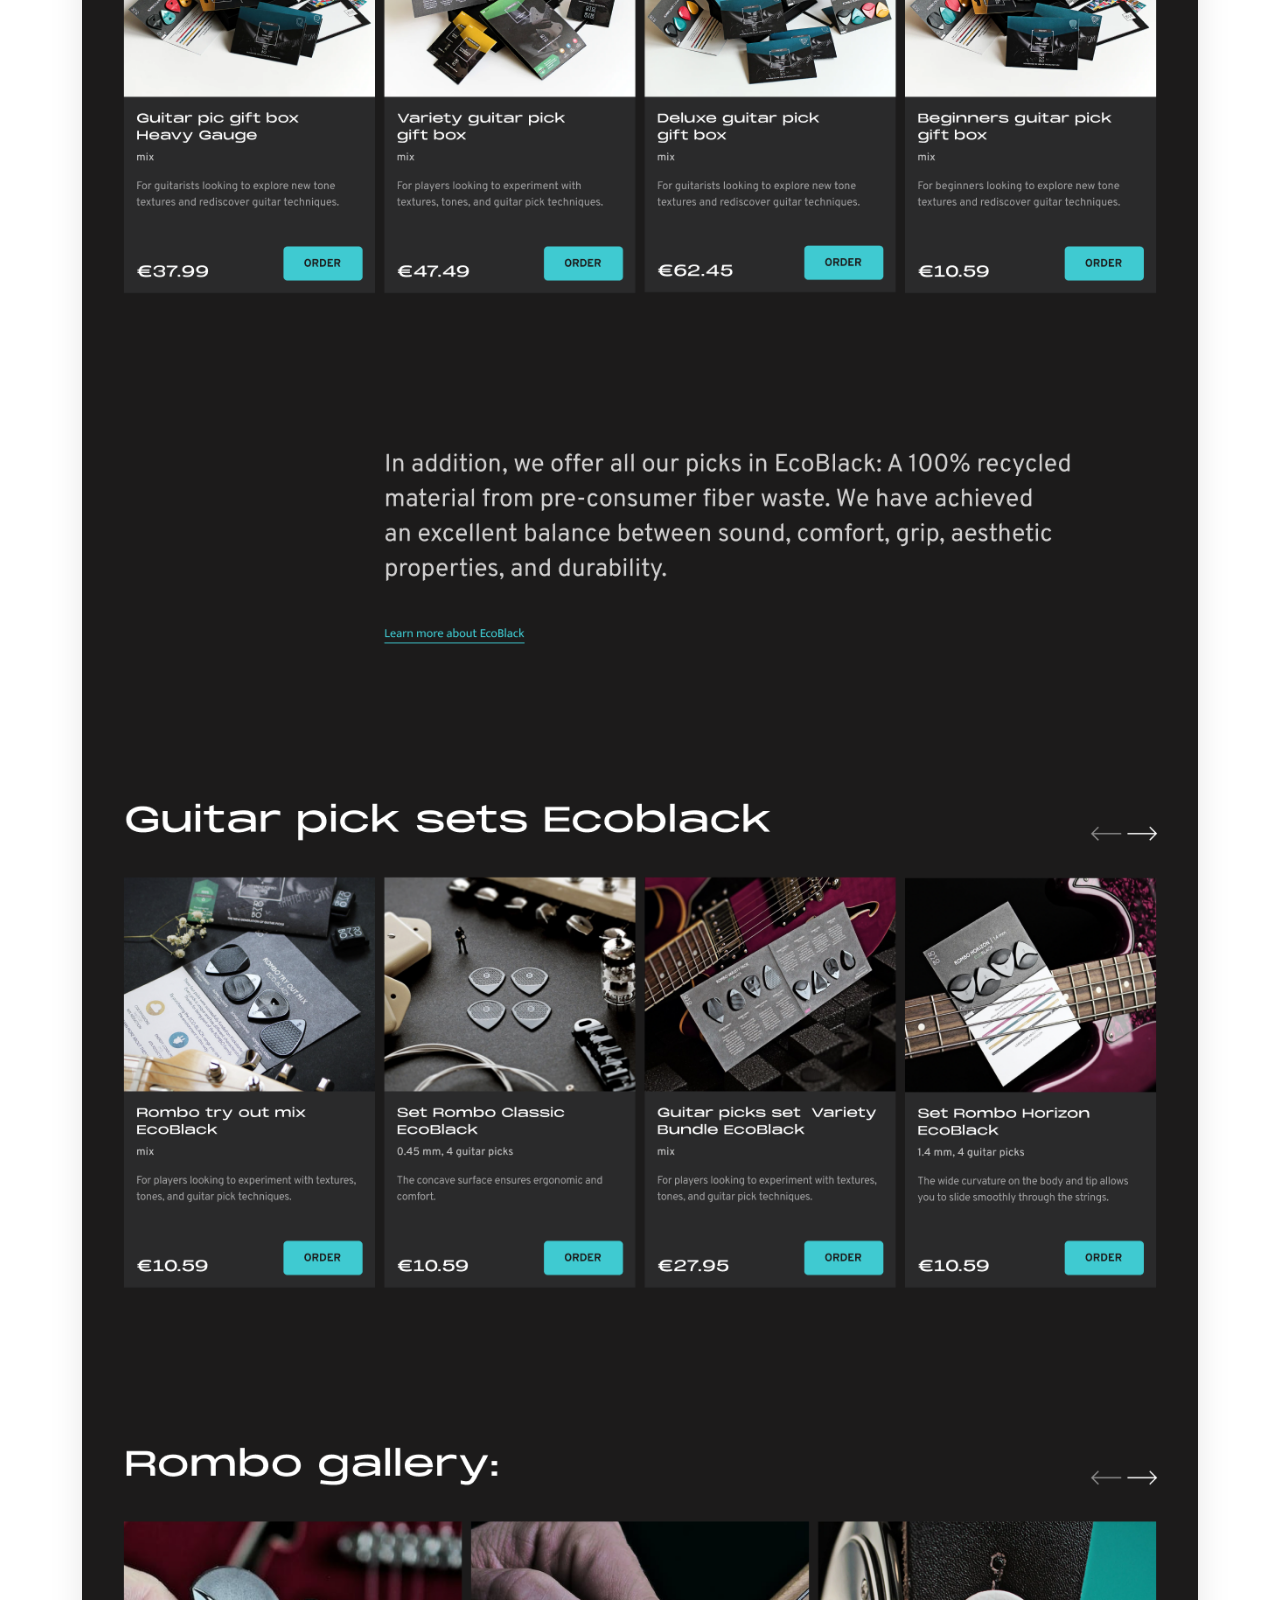
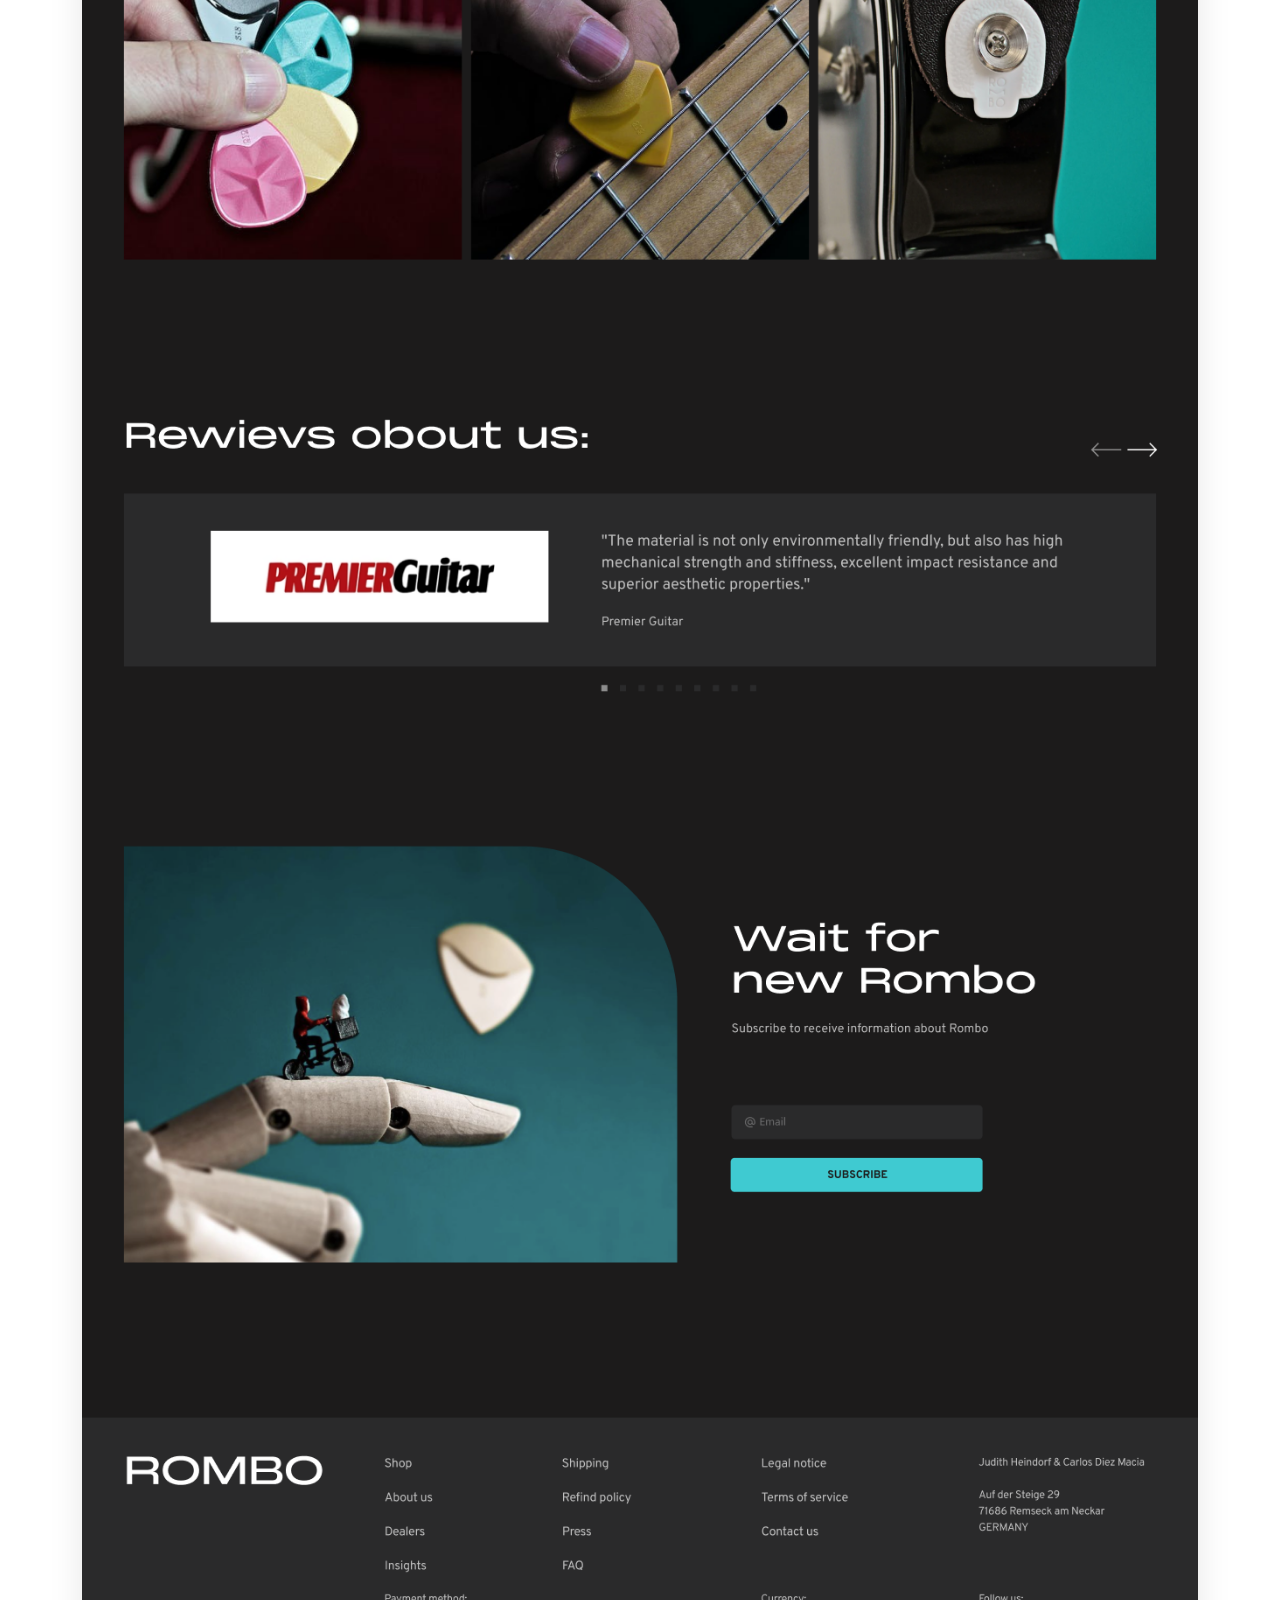
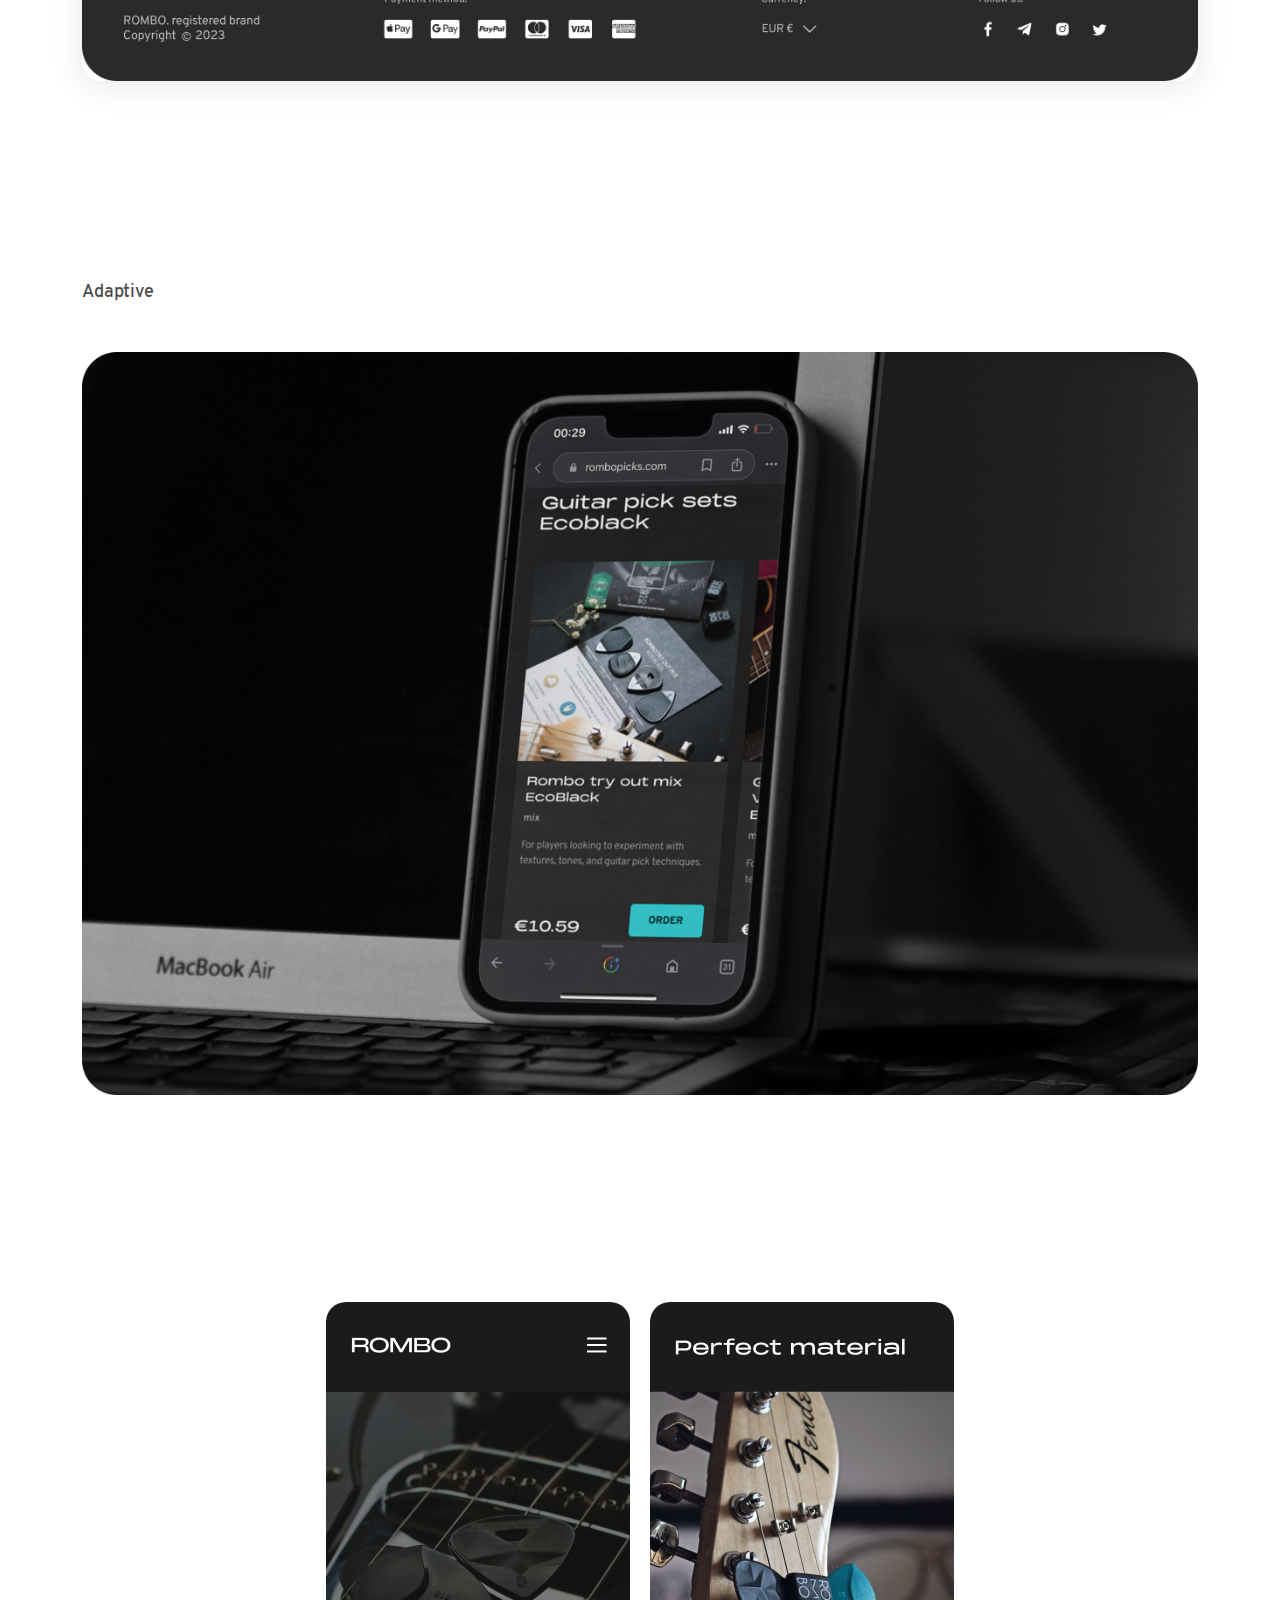
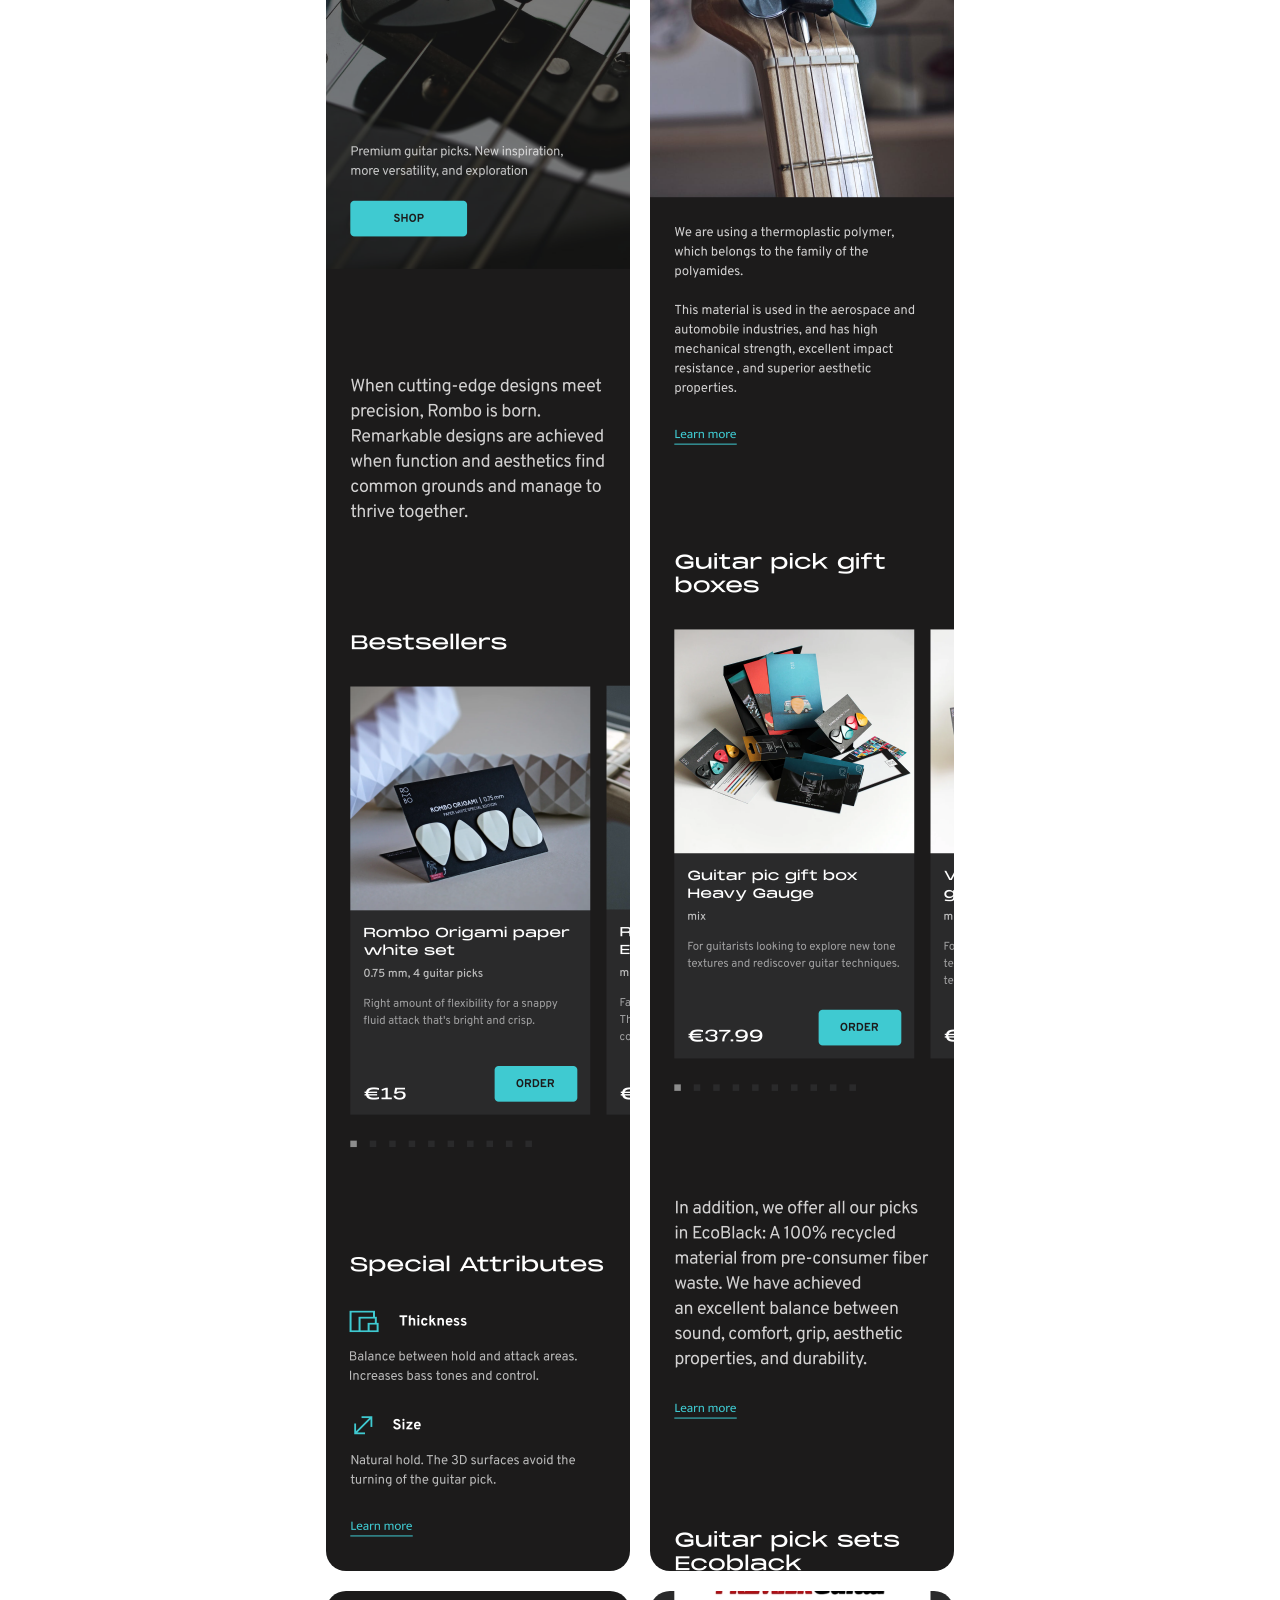
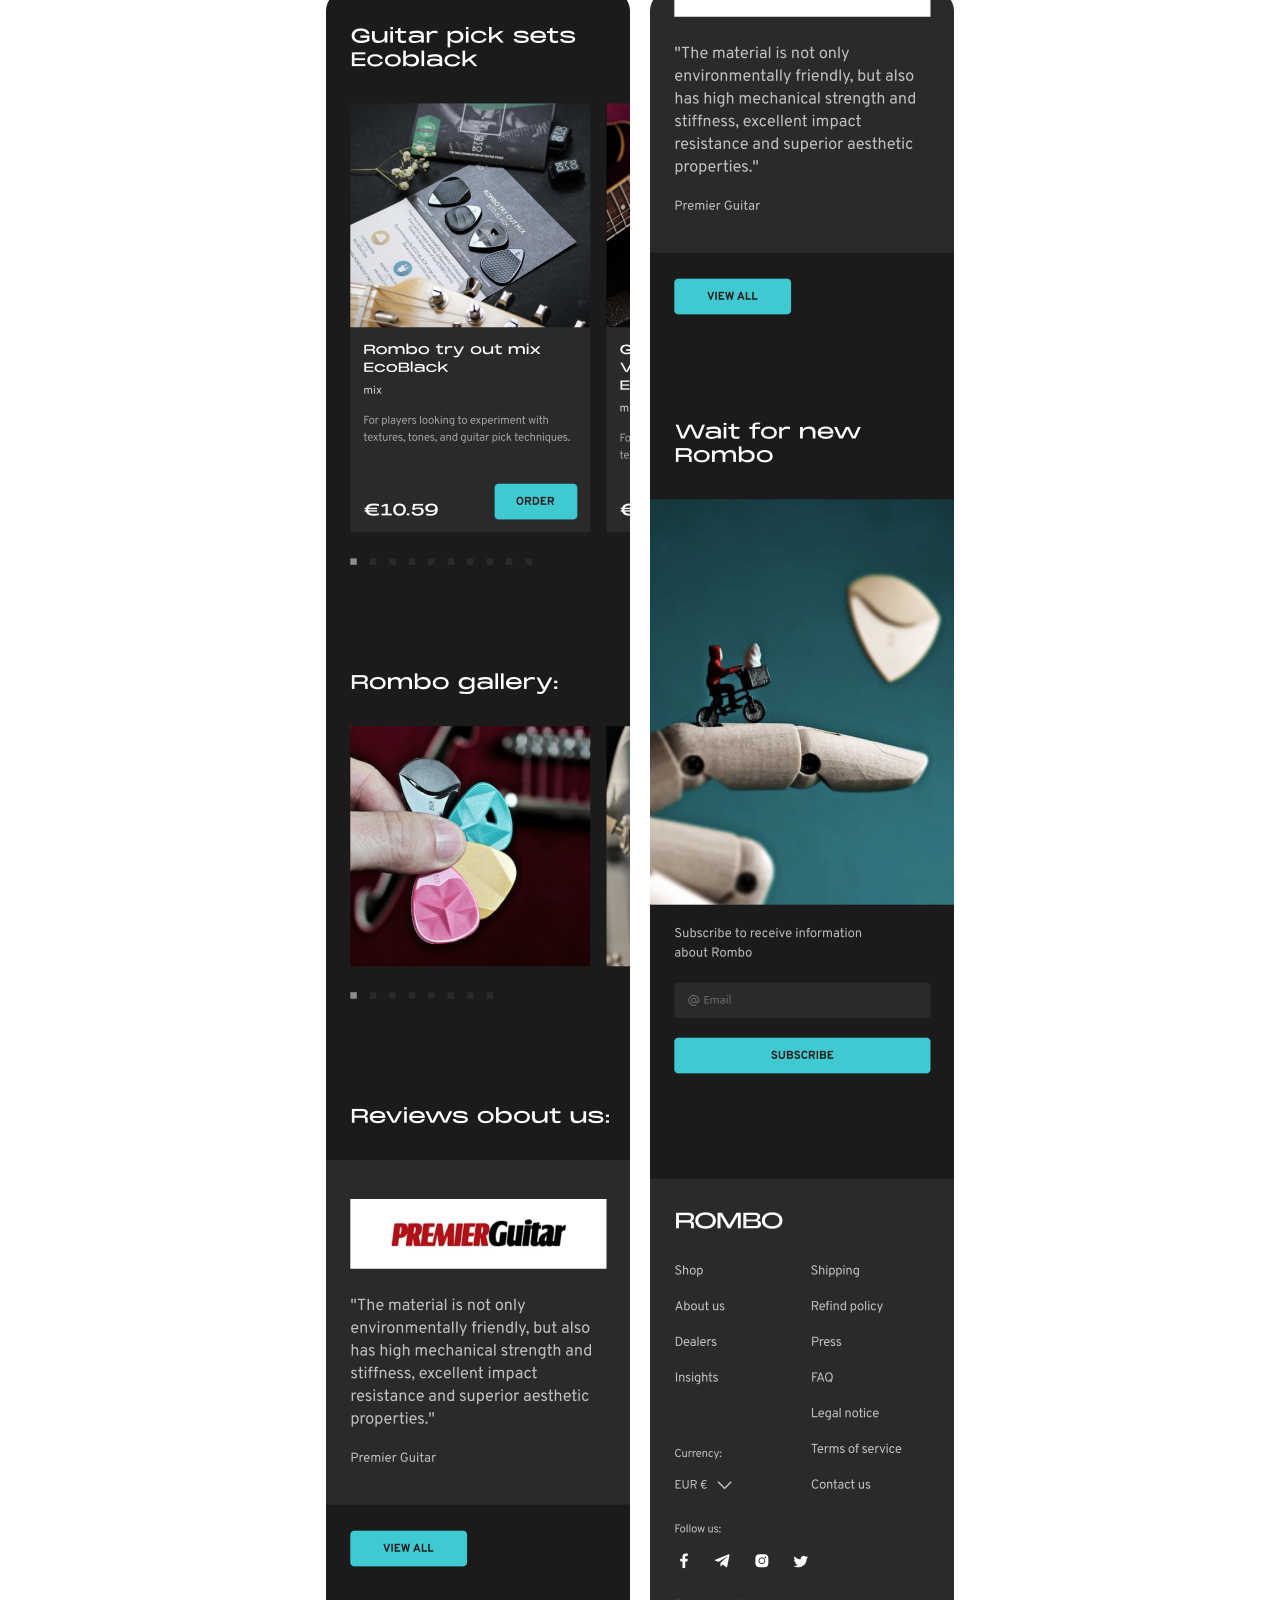
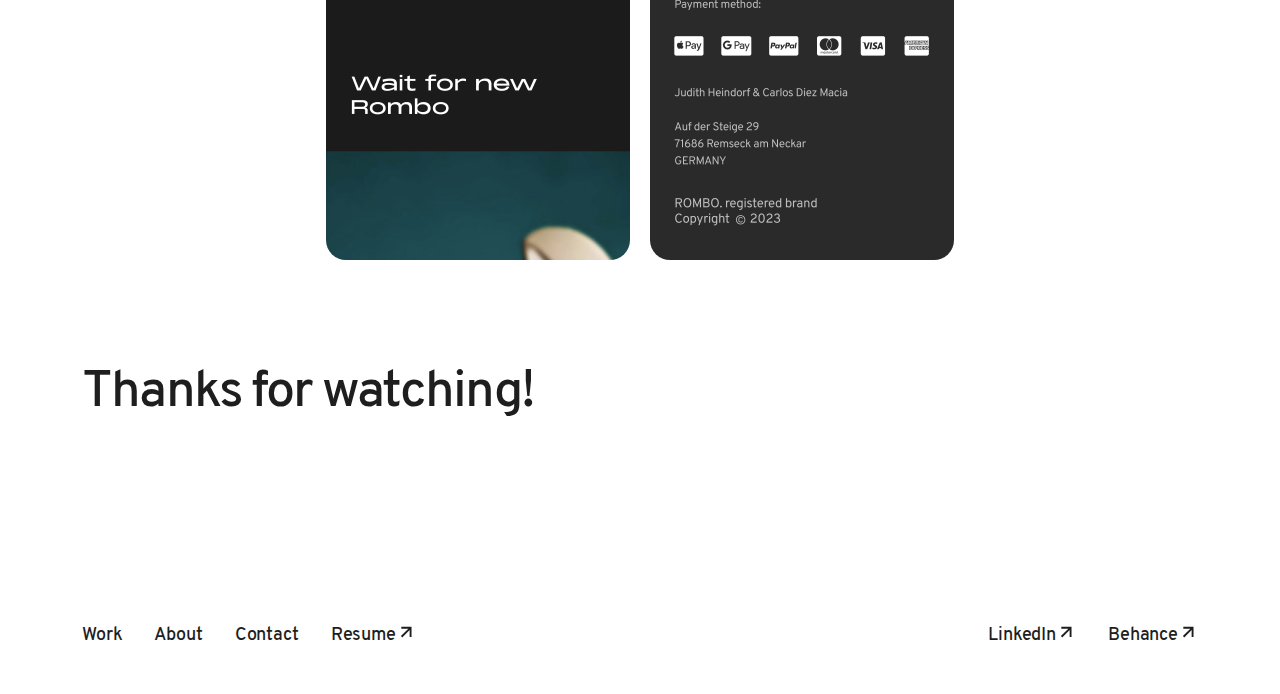
<file: works/rombo-guitar-picks.html>
<!DOCTYPE html>
<html lang="en">
<head>
    <meta charset="utf-8">
    <meta name="viewport" content="width=device-width, initial-scale=1">
    <title>Works - Rombo guitar picks</title>
    <link href="../styles/work.css" rel="stylesheet">
    <link rel="icon" href="/images/favicon.svg" />
    <meta property="og:title" content="Evgenia Sheinych - Rombo guitar picks"/>
    <meta property="og:type" content="website"/>
    <meta property="og:image" content="https://evgenia-sheynich.github.io/images/work/rombo-guitar-picks/tablet.png"/>
    <meta property="og:image:width" content="588"/>
    <meta property="og:image:height" content="363"/>
    <meta property="og:url" content="https://evgenia-sheynich.github.io/works/rombo-guitar-picks.html"/>
</head>
<body>
<header>
    <a class="header-title" href="/">Evgenia Sheinych</a>
    <nav class="navigation">
        <ul>
            <li><a href="/#work">Work</a></li>
            <li><a href="/#about">About</a></li>
            <li><a href="/#contact">Contact</a></li>
            <li>
                <a href="https://drive.google.com/file/d/1KZIz4p217a1JVKC2Gb3evK422QyvwUhP/view" target="_blank">Resume<svg width="20" height="20" viewBox="0 0 16 16" fill="none" xmlns="http://www.w3.org/2000/svg">
                    <g id="iconamoon:arrow-top-right-1-light">
                        <path id="Vector (Stroke)" fill-rule="evenodd" clip-rule="evenodd" d="M4.25011 2.25H12.4168V10.4167H10.9168V4.81066L5.00011 10.7273L3.93945 9.66667L9.85612 3.75H4.25011V2.25Z" fill="#1E1E1E"/>
                    </g>
                </svg>
                </a>
            </li>
        </ul>
    </nav>
</header>

<main>
    <section class="title">
        <p class="title-text">Rombo guitar picks. <span>Website, adaptive</span></p>
        <img class="title-image" src="/images/work/rombo-guitar-picks/header.png">
    </section>

    <section id="company">
        <p class="section-title">Company</p>
        <div class="section-body text-section">
            <p>Rombo was founded by Judith and Carlos, a happily married couple trying to innovate the world of guitar picks.</p>
            <p>They both love music, guitars, product development, and attention to details, so Rombo was the perfect excuse to mix all these things together.</p>
        </div>
    </section>

    <section id="task">
        <p class="section-title">Task</p>
        <div class="section-body text-section">
            <p>Create a website and a mobile version</p>
        </div>
    </section>

    <section id="website">
        <p class="section-title">Website</p>
        <div class="section-body image-section">
            <img src="/images/work/rombo-guitar-picks/website.png"/>
        </div>
    </section>

    <section id="adaptive">
        <p class="section-title">Adaptive</p>
        <div class="section-body image-section">
            <div class="adaptive-header">
                <img src="/images/work/rombo-guitar-picks/adaptive.png"/>
            </div>
            <div class="adaptive-columns">
                <img src="/images/work/rombo-guitar-picks/adaptive-column-1.png"/>
                <img src="/images/work/rombo-guitar-picks/adaptive-column-2.png"/>
                <img src="/images/work/rombo-guitar-picks/adaptive-column-3.png"/>
                <img src="/images/work/rombo-guitar-picks/adaptive-column-4.png"/>
            </div>
        </div>
    </section>

    <section class="thanks-section">
        <p>Thanks for watching!</p>
    </section>
</main>

<footer>
    <nav class="navigation">
        <ul>
            <li><a href="/#work">Work</a></li>
            <li><a href="/#about">About</a></li>
            <li><a href="/#contact">Contact</a></li>
            <li><a href="https://drive.google.com/file/d/1KZIz4p217a1JVKC2Gb3evK422QyvwUhP/view" target="_blank">Resume<svg width="20" height="20" viewBox="0 0 16 16" fill="none" xmlns="http://www.w3.org/2000/svg">
                <g id="iconamoon:arrow-top-right-1-light">
                    <path id="Vector (Stroke)" fill-rule="evenodd" clip-rule="evenodd" d="M4.25011 2.25H12.4168V10.4167H10.9168V4.81066L5.00011 10.7273L3.93945 9.66667L9.85612 3.75H4.25011V2.25Z" fill="#1E1E1E"/>
                </g>
            </svg>
            </a></li>
        </ul>
    </nav>
    <nav class="external-links">
        <ul>
            <li>
                <a href="https://www.linkedin.com/in/evgenia-sheinych-a8281a268/" target="_blank">LinkedIn<svg width="20" height="20" viewBox="0 0 16 16" fill="none" xmlns="http://www.w3.org/2000/svg">
                    <g id="iconamoon:arrow-top-right-1-light">
                        <path id="Vector (Stroke)" fill-rule="evenodd" clip-rule="evenodd" d="M4.25011 2.25H12.4168V10.4167H10.9168V4.81066L5.00011 10.7273L3.93945 9.66667L9.85612 3.75H4.25011V2.25Z" fill="#1E1E1E"/>
                    </g>
                </svg>
                </a>
            </li>
            <li>
                <a href="https://www.behance.net/04e6f63b" target="_blank">Behance<svg width="20" height="20" viewBox="0 0 16 16" fill="none" xmlns="http://www.w3.org/2000/svg">
                    <g id="iconamoon:arrow-top-right-1-light">
                        <path id="Vector (Stroke)" fill-rule="evenodd" clip-rule="evenodd" d="M4.25011 2.25H12.4168V10.4167H10.9168V4.81066L5.00011 10.7273L3.93945 9.66667L9.85612 3.75H4.25011V2.25Z" fill="#1E1E1E"/>
                    </g>
                </svg>
                </a>
            </li>
        </ul>
    </nav>
</footer>
</body>
</html>
</file>
<file: styles/index.css>
/* font */
@font-face {
    font-family: 'Overpass';
    src: url('/fonts/Overpass-Medium.woff2') format('woff2');
}

/* common */
p {
    margin: 0;
}

a {
    color: #1E1E1E;
    text-decoration: none;
}

a:hover {
    opacity: 0.8;
}

a {
    transition: opacity .2s;
}

svg {
    float: right;
}

/* body size and root font */
body {
    font-family: 'Overpass', sans-serif;
    font-style: normal;
    font-weight: 500;
    color: #1E1E1E;

    margin: 0 auto;
}

@media screen and (min-width: 1025px) {
    body {
        font-size: 18px;
        line-height: 23px;
        letter-spacing: -0.144px;

        max-width: 1276px;
        padding: 0 82px;
    }
}

@media screen and (max-width: 1024px) {
    body {
        font-size: 16px;
        line-height: 20px;
        letter-spacing: -0.128px;
    }
}

@media screen and (min-width: 431px) and (max-width: 1024px) {
    body {
        max-width: 892px;
        padding: 0 66px;
    }
}

@media screen and (max-width: 430px) {
    body {
        min-width: 319px;
        padding: 0 28px;
    }
}

/* header and footer */
.header-title {
    margin-right: auto;
}

nav ul {
    padding-left: 0;
}

nav ul li {
    list-style: none;
}

@media screen and (min-width: 1025px) {
    header,
    footer {
        height: 118px;
        display: flex;
        align-items: center;
    }

    .navigation ul {
        display: grid;
        grid-template-columns: repeat(4, auto);
        grid-gap: 32px;
    }

    footer .navigation {
        margin-right: auto;
    }

    .external-links ul {
        display: grid;
        grid-template-columns: repeat(2, auto);
        gap: 32px;
    }
}

@media screen and (min-width: 651px) and (max-width: 1024px) {
    header,
    footer {
        height: 115px;
        display: flex;
        align-items: center;
    }

    .navigation ul {
        display: grid;
        grid-template-columns: repeat(4, auto);
        grid-gap: 32px;
    }

    footer .navigation {
        margin-right: auto;
    }

    .external-links ul {
        display: grid;
        grid-template-columns: repeat(2, auto);
        gap: 32px;
    }
}

@media screen and (min-width: 431px) and (max-width: 650px) {
    header,
    footer {
        height: 115px;
        display: flex;
        align-items: center;
    }

    header li:not(:last-child) {
        /*todo add burger menu*/
        display: none;
    }

    footer {
        height: auto;
        display: grid;
        grid-template-columns: auto auto;
        justify-content: space-between;
        /*gap: 61px;*/
        margin-bottom: 48px;
    }

    footer .navigation ul {
        display: grid;
        grid-template-columns: repeat(2, auto);
        column-gap: 61px;
        row-gap: 24px;
    }

    .external-links ul {
        display: grid;
        grid-template-columns: auto;
        row-gap: 24px;
    }
}

@media screen and (max-width: 430px) {
    header,
    footer {
        height: 115px;
        display: flex;
        align-items: center;
    }

    header li:not(:last-child) {
        /*todo add burger menu*/
        display: none;
    }

    footer {
        height: auto;
        display: grid;
        grid-template-columns: auto auto;
        justify-content: space-between;
        /*gap: 61px;*/
        margin-bottom: 48px;
    }

    footer .navigation ul {
        display: grid;
        grid-template-columns: repeat(2, auto);
        column-gap: 61px;
        row-gap: 24px;
    }

    .external-links ul {
        display: grid;
        grid-template-columns: auto;
        row-gap: 24px;
    }
}

/* main block */
main section:not(:first-child) {
    padding-top: 200px;
}

@media screen and (min-width: 1025px) {
    main section:not(:last-child) {
        display: flex;
        justify-content: space-between;
    }

    .section-title {
        font-size: 30px;
        line-height: 36px;
        font-weight: 700;
        letter-spacing: -0.24px;
    }

    .section-body {
        display: flex;
        flex-direction: column;
        max-width: 736px;
    }
}

@media screen and (min-width: 431px) and (max-width: 1024px) {
    main section:not(:last-child) {
        display: flex;
        flex-flow: column;
        justify-content: space-between;
    }

    .section-title {
        font-size: 28px;
        font-weight: 700;
        line-height: 33.6px;
        letter-spacing: -0.224px;
    }

    .section-body {
        display: flex;
        flex-direction: column;
        max-width: 588px;
    }
}

@media screen and (max-width: 430px) {
    .section-title {
        font-size: 20px;
        font-weight: 700;
        line-height: 24px;
        letter-spacing: -0.16px;
    }

    .section-body {
        display: flex;
        flex-direction: column;
        width: 319px;
    }
}

/* greeting block */
#greeting {
    margin-top: 102px;
    display: grid;
    grid-template-rows: 1fr;
    gap: 32px;
}

.greeting-text {
    opacity: 0.8;
    max-width: 420px;
}
@media screen and (min-width: 1025px) {
    .greeting-title {
        font-size: 110px;
        line-height: 139px;
        letter-spacing: -6.6px;
    }
}

@media screen and (min-width: 706px) and (max-width: 1024px) {
    .greeting-title {
        font-size: 90px;
        line-height: 114px;
        letter-spacing: -5.4px;
    }
}

@media screen and (min-width: 431px) and (max-width: 705px) {
    .greeting-title {
        font-size: 90px;
        line-height: 90px;
        letter-spacing: -5.4px;
    }
}

@media screen and (max-width: 430px) {
    .greeting-title {
        font-size: 40px;
        line-height: 51px;
        letter-spacing: -2.4px;
    }
}

/* text sections */
@media screen and (min-width: 1025px) {
    .text-section p {
        font-size: 30px;
        line-height: 38px;
        letter-spacing: -1.2px;
        opacity: 0.8;
    }

    .text-section p:not(:last-child) {
        margin-bottom: 38px;
    }
}

@media screen and (min-width: 431px) and (max-width: 1024px) {
    .text-section p {
        font-size: 28px;
        line-height: 35px;
        letter-spacing: -1.12px;
        opacity: 0.8;
    }

    .text-section p:not(:last-child) {
        margin-bottom: 35px;
    }

    .text-section p:first-child {
        margin-top: 48px;
    }
}

@media screen and (max-width: 430px) {
    .text-section p {
        font-size: 20px;
        line-height: 25px;
        letter-spacing: -0.8px;
        opacity: 0.8;
    }

    .text-section p:first-child {
        margin-top: 32px;
    }

    .text-section p:not(:last-child) {
        margin-bottom: 25px;
    }
}

/* work cards */
.work-card:hover {
    transform: translateY(-5px);
}

.work-card {
    transition: transform .2s;
}

.work-card-panel-website {
    opacity: 0.69;
}

.work-card-panel-title {
    font-weight: 700;
}

@media screen and (min-width: 1201px) {
    #work .section-title span {
        display: block;
        font-size: 18px;
        font-weight: 500;
        line-height: 21.6px;
        letter-spacing: -0.144px;
        opacity: 0.8;
    }

    .work-card:not(:last-child) {
        margin-bottom: 24px;
    }

    .work-card-image {
        border-radius: 40px 40px 0 0;
        width: 736px;
        height: 465px;
    }

    .work-card:nth-child(1) .work-card-image {
        background-image: url("/images/work/green-chef/pc.png");
        background-size: auto 465px;
    }

    .work-card:nth-child(2) .work-card-image {
        background-image: url("/images/work/indream-design/pc.png");
        background-size: auto 465px;
    }

    .work-card:nth-child(3) .work-card-image {
        background-image: url("/images/work/rombo-guitar-picks/pc.png");
        background-size: auto 465px;
    }

    .work-card:nth-child(4) .work-card-image {
        background-image: url("/images/work/rare-beauty/pc.png");
        background-size: auto 465px;
    }

    .work-card-panel {
        border-radius: 0 0 40px 40px;
        background: #F7F7F7;
        height: 85px;
        display: flex;
        align-items: center;
    }

    .work-card-panel p {
        padding-left: 24px;
    }
}

@media screen and (min-width: 1025px) and (max-width: 1200px) {
    #work .section-title span {
        display: block;
        font-size: 18px;
        font-weight: 500;
        line-height: 21.6px;
        letter-spacing: -0.144px;
        opacity: 0.8;
    }

    .work-card:not(:last-child) {
        margin-bottom: 24px;
    }

    .work-card-image {
        border-radius: 40px 40px 0 0;
        width: 588px;
        height: 363px;
    }

    .work-card:nth-child(1) .work-card-image {
        background-image: url("/images/work/green-chef/tablet.png");
        background-size: auto 363px;
    }

    .work-card:nth-child(2) .work-card-image {
        background-image: url("/images/work/indream-design/tablet.png");
        background-size: auto 363px;
    }

    .work-card:nth-child(3) .work-card-image {
        background-image: url("/images/work/rombo-guitar-picks/tablet.png");
        background-size: auto 363px;
    }

    .work-card:nth-child(4) .work-card-image {
        background-image: url("/images/work/rare-beauty/tablet.png");
        background-size: auto 363px;
    }

    .work-card-panel {
        border-radius: 0 0 40px 40px;
        background: #F7F7F7;
        height: 85px;
        display: flex;
        align-items: center;
    }

    .work-card-panel p {
        padding-left: 24px;
    }
}

@media screen and (min-width: 431px) and (max-width: 1024px) {
    #work .section-title span {
        display: block;
        font-size: 16px;
        font-weight: 500;
        line-height: 19.2px;
        letter-spacing: -0.128px;
        opacity: 0.8;
    }

    .work-card:first-child {
        margin-top: 48px;
    }

    .work-card:not(:last-child) {
        margin-bottom: 24px;
    }

    .work-card-image {
        border-radius: 40px 40px 0 0;
        width: 100%;
        min-width: 319px;
        height: 363px;
    }

    .work-card:nth-child(1) .work-card-image {
        background-image: url("/images/work/green-chef/tablet.png");
        background-position: center;
        background-size: auto 363px;
    }

    .work-card:nth-child(2) .work-card-image {
        background-image: url("/images/work/indream-design/tablet.png");
        background-position: right 0;
        background-size: auto 363px;
    }

    .work-card:nth-child(3) .work-card-image {
        background-image: url("/images/work/rombo-guitar-picks/tablet.png");
        background-position: center;
        background-size: auto 363px;
    }

    .work-card:nth-child(4) .work-card-image {
        background-image: url("/images/work/rare-beauty/tablet.png");
        background-position: center;
        background-size: auto 363px;
    }

    .work-card-panel {
        height: 75px;
        min-width: 319px;
        border-radius: 0 0 40px 40px;
        background: #F7F7F7;
        display: flex;
        align-items: center;
    }

    .work-card-panel p {
        padding-left: 24px;
    }
}

@media screen and (max-width: 430px) {
    #work .section-title span {
        display: block;
        font-size: 16px;
        font-weight: 400;
        line-height: 19.2px;
        letter-spacing: -0.128px;
        opacity: 0.8;
    }

    .work-card {
        width: 319px;
    }

    .work-card:first-child {
        margin-top: 32px;
    }

    .work-card:not(:last-child) {
        margin-bottom: 24px;
    }

    .work-card-image {
        border-radius: 40px 40px 0 0;
        width: 100%;
        height: 363px;
    }

    .work-card:nth-child(1) .work-card-image {
        background-image: url("/images/work/green-chef/mobile.png");
        background-size: auto 363px;
    }

    .work-card:nth-child(2) .work-card-image {
        background-image: url("/images/work/indream-design/mobile.png");
        background-size: auto 363px;
    }

    .work-card:nth-child(3) .work-card-image {
        background-image: url("/images/work/rombo-guitar-picks/mobile.png");
        background-size: auto 363px;
    }

    .work-card:nth-child(4) .work-card-image {
        background-image: url("/images/work/rare-beauty/mobile.png");
        background-size: auto 363px;
    }

    .work-card-panel {
        border-radius: 0 0 40px 40px;
        background: #F7F7F7;
        height: 75px;
        display: flex;
        align-items: center;
    }

    .work-card-panel p {
        padding-left: 24px;
    }
}

/* contact block */
#contact {
    margin-bottom: 200px;
}

@media screen and (min-width: 1025px) {
    .contact-block {
        height: 378px;
        display: grid;
        grid-template-columns: auto auto;
        align-items: center;
        gap: 69px;
        border-radius: 40px;
        background: rgb(255,248,91);
        background: linear-gradient(150deg, rgba(255,248,91,0.5) 0%, rgba(255,157,157,0.6) 100%);
    }

    .contact-block-avatar {
        justify-self: end;
        width: 181px;
        border-radius: 140px;
    }

    .contact-block-info p:nth-child(1) {
        font-size: 52px;
        line-height: 66px;
        letter-spacing: -2.08px;
    }

    .contact-block-info p:nth-child(2) {
        font-size: 30px;
        line-height: 38px;
        letter-spacing: -1.2px;
        opacity: 0.8;
        margin-top: 24px;
    }
}

@media screen and (min-width: 501px) and (max-width: 1024px) {
    .contact-block-info p:nth-child(1) {
        font-size: 35px;
        line-height: 44px;
        letter-spacing: -1.4px;
    }

    .contact-block-info p:nth-child(2) {
        font-size: 28px;
        line-height: 35px;
        letter-spacing: -1.12px;
        opacity: 0.8;
        margin-top: 24px;
    }
}

@media screen and (max-width: 500px) {
    .contact-block-info p:nth-child(1) {
        font-size: 25px;
        line-height: 32px;
        letter-spacing: -1px;
    }

    .contact-block-info p:nth-child(2) {
        font-size: 18px;
        line-height: 23px;
        letter-spacing: -0.72px;
        opacity: 0.8;
        margin-top: 16px;
    }
}

@media screen and (min-width: 731px) and (max-width: 1024px) {
    .contact-block {
        height: 335px;
        display: grid;
        grid-template-columns: auto auto;
        align-items: center;
        gap: 40px;
        border-radius: 40px;
        background: rgb(255,248,91);
        background: linear-gradient(150deg, rgba(255,248,91,0.5) 0%, rgba(255,157,157,0.6) 100%);
    }

    .contact-block-avatar {
        justify-self: end;
        width: 159px;
        border-radius: 140px;
    }
}

@media screen and (max-width: 730px) {
    .contact-block {
        height: 513px;
        min-width: 319px;
        display: grid;
        grid-template-rows: auto auto;
        justify-items: center;
        border-radius: 40px;
        background: rgb(255,248,91);
        background: linear-gradient(150deg, rgba(255,248,91,0.5) 0%, rgba(255,157,157,0.6) 100%);
    }

    .contact-block-avatar {
        align-self: end;
        width: 159px;
        border-radius: 140px;
    }

    .contact-block-info {
        margin-top: 30px;
    }
}
</file>
<file: styles/work.css>
/* font */
@font-face {
    font-family: 'Overpass';
    src: url('/fonts/Overpass-Medium.woff2') format('woff2');
}

/* common */
p {
    margin: 0;
}

a {
    color: #1E1E1E;
    text-decoration: none;
}

a:hover {
    opacity: 0.8;
}

svg {
    float: right;
}

/* body size and root font */
body {
    font-family: 'Overpass', sans-serif;
    font-style: normal;
    font-weight: 500;
    color: #1E1E1E;

    margin: 0 auto;
}

@media screen and (min-width: 1025px) {
    body {
        font-size: 18px;
        line-height: 23px;
        letter-spacing: -0.144px;

        max-width: 1276px;
        padding: 0 82px;
    }
}

@media screen and (max-width: 1024px) {
    body {
        font-size: 16px;
        line-height: 20px;
        letter-spacing: -0.128px;
    }
}

@media screen and (min-width: 431px) and (max-width: 1024px) {
    body {
        max-width: 892px;
        padding: 0 66px;
    }
}

@media screen and (max-width: 430px) {
    body {
        min-width: 319px;
        padding: 0 28px;
    }
}

/* header and footer */
.header-title {
    margin-right: auto;
}

nav ul {
    padding-left: 0;
}

nav ul li {
    list-style: none;
}

@media screen and (min-width: 1025px) {
    header,
    footer {
        height: 118px;
        display: flex;
        align-items: center;
    }

    .navigation ul {
        display: grid;
        grid-template-columns: repeat(4, auto);
        grid-gap: 32px;
    }

    footer .navigation {
        margin-right: auto;
    }

    .external-links ul {
        display: grid;
        grid-template-columns: repeat(2, auto);
        gap: 32px;
    }
}

@media screen and (min-width: 651px) and (max-width: 1024px) {
    header,
    footer {
        height: 115px;
        display: flex;
        align-items: center;
    }

    .navigation ul {
        display: grid;
        grid-template-columns: repeat(4, auto);
        grid-gap: 32px;
    }

    footer .navigation {
        margin-right: auto;
    }

    .external-links ul {
        display: grid;
        grid-template-columns: repeat(2, auto);
        gap: 32px;
    }
}

@media screen and (min-width: 431px) and (max-width: 650px) {
    header,
    footer {
        height: 115px;
        display: flex;
        align-items: center;
    }

    header li:not(:last-child) {
        /*todo add burger menu*/
        display: none;
    }

    footer {
        height: auto;
        display: grid;
        grid-template-columns: auto auto;
        justify-content: space-between;
        /*gap: 61px;*/
        margin-bottom: 48px;
    }

    footer .navigation ul {
        display: grid;
        grid-template-columns: repeat(2, auto);
        column-gap: 61px;
        row-gap: 24px;
    }

    .external-links ul {
        display: grid;
        grid-template-columns: auto;
        row-gap: 24px;
    }
}

@media screen and (max-width: 430px) {
    header,
    footer {
        height: 115px;
        display: flex;
        align-items: center;
    }

    header li:not(:last-child) {
        /*todo add burger menu*/
        display: none;
    }

    footer {
        height: auto;
        display: grid;
        grid-template-columns: auto auto;
        justify-content: space-between;
        /*gap: 61px;*/
        margin-bottom: 48px;
    }

    footer .navigation ul {
        display: grid;
        grid-template-columns: repeat(2, auto);
        column-gap: 61px;
        row-gap: 24px;
    }

    .external-links ul {
        display: grid;
        grid-template-columns: auto;
        row-gap: 24px;
    }
}

/* title block */
.title-text span {
    opacity: 0.69;
}

.title-image {
    margin-top: 48px;
    width: 100%;
    border-radius: 40px;
}

@media screen and (min-width: 1025px) {
    .title-text {
        font-size: 52px;
        line-height: 66px;
        letter-spacing: -2.08px;
    }
}

@media screen and (min-width: 431px) and (max-width: 1024px) {
    .title-text {
        font-size: 35px;
        line-height: 44px;
        letter-spacing: -1.4px;
    }
}

@media screen and (max-width: 430px) {
    .title-text {
        font-size: 25px;
        line-height: 32px;
        letter-spacing: -1px;
    }
}

/* main block */
.section-title {
    opacity: 0.8;
}

main section {
    margin-top: 200px;
}

.image-section {
    margin-top: 48px;
}

@media screen and (min-width: 1025px) {
    main section:not(:last-child) {
        display: flex;
        flex-flow: column;
        justify-content: space-between;
    }

    .section-body {
        display: flex;
        flex-direction: column;
    }
}

@media screen and (min-width: 431px) and (max-width: 1024px) {
    main section:not(:last-child) {
        display: flex;
        flex-flow: column;
        justify-content: space-between;
    }

    .section-body {
        display: flex;
        flex-direction: column;
    }
}

@media screen and (max-width: 430px) {
    .section-body {
        display: flex;
        flex-direction: column;
        width: 319px;
    }
}

/* text sections */
@media screen and (min-width: 1025px) {
    #company,
    #problem,
    #task {
        display: flex;
        flex-flow: row;
        justify-content: space-between;
    }

    .text-section {
        width: 628px;
    }

    .text-section p {
        font-size: 30px;
        line-height: 38px;
        letter-spacing: -1.2px;
        opacity: 0.8;
    }

    .text-section p:not(:last-child) {
        margin-bottom: 38px;
    }
}

@media screen and (min-width: 431px) and (max-width: 1024px) {
    .text-section p {
        font-size: 28px;
        line-height: 35px;
        letter-spacing: -1.12px;
        opacity: 0.8;
    }

    .text-section p:not(:last-child) {
        margin-bottom: 35px;
    }

    .text-section p:first-child {
        margin-top: 48px;
    }
}

@media screen and (max-width: 430px) {
    .text-section p {
        font-size: 20px;
        line-height: 25px;
        letter-spacing: -0.8px;
        opacity: 0.8;
    }

    .text-section p:first-child {
        margin-top: 48px;
    }

    .text-section p:not(:last-child) {
        margin-bottom: 25px;
    }
}

/* advertising */
#advr .section-body {
    display: flex;
    justify-content: center;
}

#advr .section-body img:not(:last-child) {
    margin-bottom: 100px;
}

/* webiste */
#website .section-body {
    display: flex;
    justify-content: center;
}

#website .section-body img {
    border-radius: 20px;
    box-shadow: 0 4px 34px 0 rgba(0, 0, 0, 0.10);
}

/* adaptive */
#adaptive .section-body {
    display: flex;
    justify-content: center;
}

.adaptive-header img {
    width: 100%;
}

.adaptive-columns {
    margin-top: 200px;
}

.adaptive-columns img {
    border-radius: 20px;
    width: 304px;
}

@media screen and (min-width: 1400px) {
    .adaptive-columns {
        display: grid;
        grid-template-columns: repeat(4, auto);
        justify-content: space-between;
    }
}

@media screen and (min-width: 821px) and (max-width: 1399px) {
    .adaptive-columns {
        display: grid;
        grid-template-columns: repeat(2, auto);
        justify-content: center;
        gap: 20px;
    }
}

@media screen and (max-width: 820px) {
    .adaptive-columns {
        display: grid;
        grid-template-columns: repeat(1, auto);
        justify-content: center;
        gap: 20px;
    }
}

/* thanks-section */
.thanks-section {
    margin-top: 100px;
    margin-bottom: 150px;
}

@media screen and (min-width: 1025px) {
    .thanks-section p {
        font-size: 52px;
        line-height: 66px;
        letter-spacing: -2.08px;
    }
}

@media screen and (min-width: 431px) and (max-width: 1024px) {
    .thanks-section p {
        font-size: 35px;
        line-height: 44px;
        letter-spacing: -1.4px;
    }
}

@media screen and (max-width: 430px) {
    .thanks-section p {
        font-size: 25px;
        line-height: 32px;
        letter-spacing: -1px;
    }
}

/* solution block */
#solution .section-body {
    display: flex;
    justify-content: center;
}
</file>
